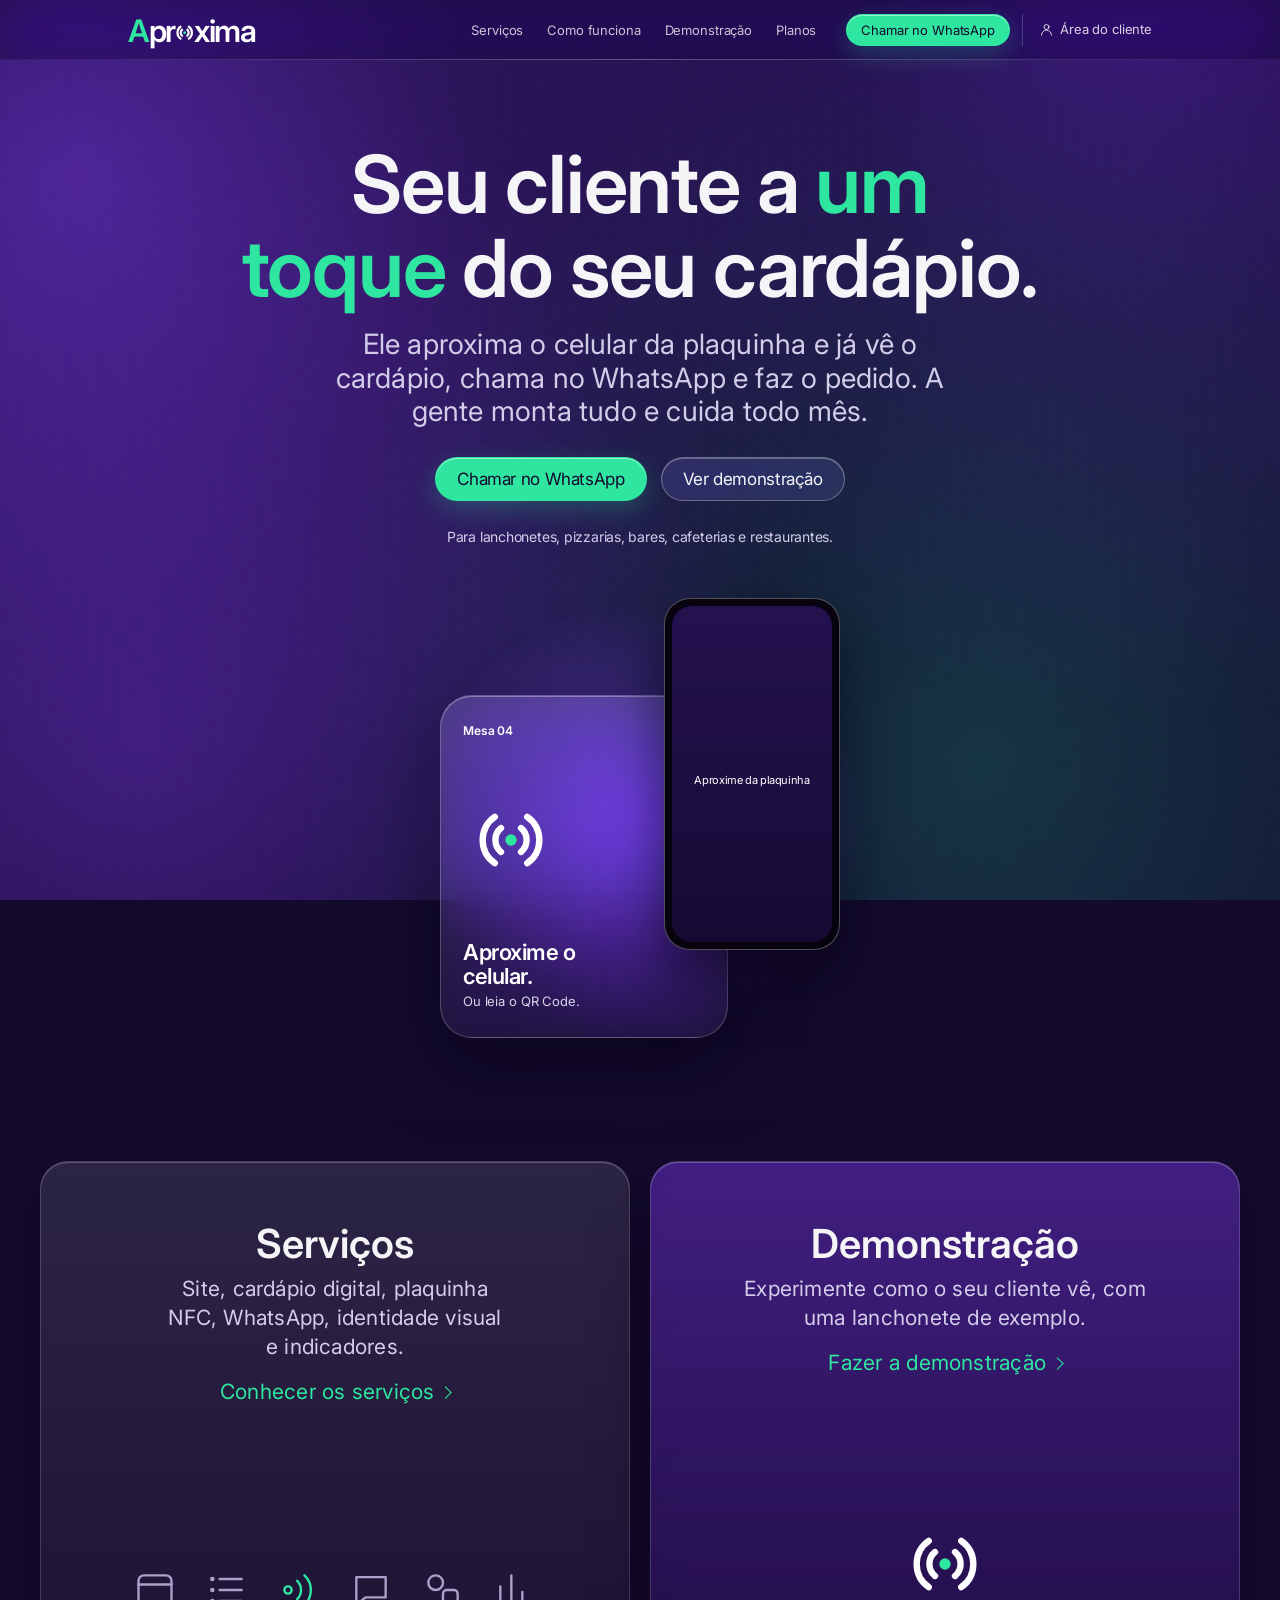
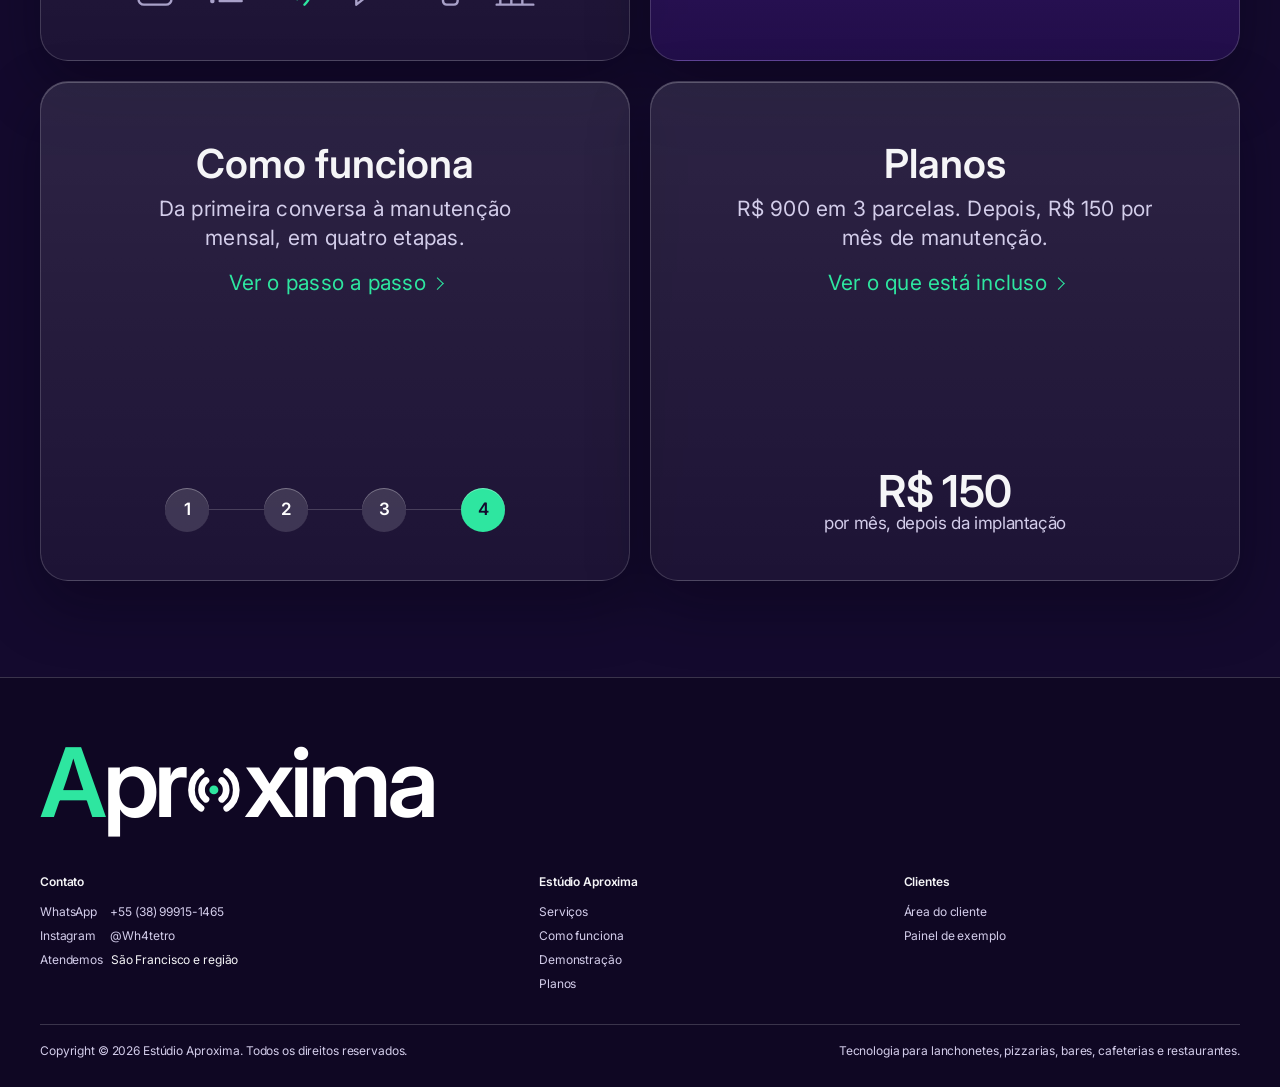
<file: index.html>
<!DOCTYPE html>
<html lang="pt-BR">
<head>
<meta charset="utf-8">
<meta name="viewport" content="width=device-width, initial-scale=1, viewport-fit=cover">
<title>Estúdio Aproxima · Cardápio, WhatsApp e NFC para comércios locais</title>
<meta name="description" content="O Estúdio Aproxima cria site, cardápio digital, plaquinha NFC/QR Code e automação de WhatsApp para lanchonetes, pizzarias, bares, cafeterias e restaurantes.">
<meta name="theme-color" content="#140A2E">
<meta name="format-detection" content="telephone=no">
<meta property="og:site_name" content="Estúdio Aproxima">
<meta property="og:locale" content="pt_BR">
<meta property="og:type" content="website">
<meta property="og:title" content="Estúdio Aproxima · Cardápio, WhatsApp e NFC para comércios locais">
<meta property="og:description" content="O Estúdio Aproxima cria site, cardápio digital, plaquinha NFC/QR Code e automação de WhatsApp para lanchonetes, pizzarias, bares, cafeterias e restaurantes.">
<link rel="icon" type="image/svg+xml" href="data:image/svg+xml,%3Csvg xmlns='http://www.w3.org/2000/svg' viewBox='0 0 48 48'%3E%3Crect width='48' height='48' rx='12' fill='%236D28D9'/%3E%3Cg fill='none' stroke='%23fff' stroke-width='3.4' stroke-linecap='round'%3E%3Cpath d='M32.6 11.1A15 15 0 0 1 32.6 36.9'/%3E%3Cpath d='M15.4 11.1A15 15 0 0 0 15.4 36.9'/%3E%3Cpath d='M29.5 17.3A8.5 8.5 0 0 1 29.5 30.7'/%3E%3Cpath d='M18.5 17.3A8.5 8.5 0 0 0 18.5 30.7'/%3E%3C/g%3E%3Ccircle cx='24' cy='24' r='3.2' fill='%232EE6A0'/%3E%3C/svg%3E">
<!-- Inter: usada só em aparelhos que não têm a fonte do sistema da Apple -->
<link rel="preconnect" href="https://fonts.googleapis.com">
<link rel="preconnect" href="https://fonts.gstatic.com" crossorigin>
<link href="https://fonts.googleapis.com/css2?family=Inter:wght@400;500;600&display=swap" rel="stylesheet">
<link rel="stylesheet" href="assets/estilo.css?v=9434375b">
</head>
<body>
<a class="skip" href="#conteudo">Pular para o conteúdo</a>
<!-- Fundo: degradê em movimento (desenhado pelo site.js) -->
<div class="bg" aria-hidden="true"><canvas width="160" height="100"></canvas></div>

  <!-- ===== Cabeçalho (igual em todas as páginas) ===== -->
  <header class="nav" id="nav">
    <div class="nav-bar">
      <a class="wm" href="index.html" aria-label="Estúdio Aproxima, página inicial">
        <span class="a" aria-hidden="true">A</span><span aria-hidden="true">pr</span><svg viewBox="0 0 48 48" aria-hidden="true"><path d="M35.47 7.62A20 20 0 0 1 35.47 40.38"/><path d="M12.53 7.62A20 20 0 0 0 12.53 40.38"/><path d="M31.07 15.57A11 11 0 0 1 31.07 32.43"/><path d="M16.93 15.57A11 11 0 0 0 16.93 32.43"/><circle cx="24" cy="24" r="4"/></svg><span aria-hidden="true">xima</span>
      </a>
      <nav class="nav-links" aria-label="Páginas">
        <a href="servicos.html">Serviços</a>
        <a href="como-funciona.html">Como funciona</a>
        <a href="demonstracao.html">Demonstração</a>
        <a href="planos.html">Planos</a>
      </nav>
      <div class="nav-end">
        <a class="btn btn-sm" href="#contato" data-wa><span class="wa-short">WhatsApp</span><span class="wa-long">Chamar no WhatsApp</span></a>
        <a class="client-link" href="cliente/entrar.html" aria-label="Área do cliente">
          <svg viewBox="0 0 24 24" aria-hidden="true"><circle cx="12" cy="8" r="4"/><path d="M4 21a8 8 0 0 1 16 0"/></svg>
          <span class="client-lbl">Área do cliente</span>
        </a>
        <button class="menu-btn" type="button" id="menu-btn" aria-expanded="false" aria-controls="menu" aria-label="Abrir menu"><span></span><span></span></button>
      </div>
    </div>
    <nav class="menu" id="menu" aria-label="Menu" hidden>
      <a href="index.html" aria-current="page">Início</a>
      <a href="servicos.html">Serviços</a>
      <a href="como-funciona.html">Como funciona</a>
      <a href="demonstracao.html">Demonstração</a>
      <a href="planos.html">Planos</a>
      <a class="menu-client" href="cliente/entrar.html">Área do cliente</a>
    </nav>
  </header>

<div class="page">
  <main id="conteudo">
    <section class="hero">
      <div class="container center">
        <h1 class="t-hero">Seu cliente a <em>um toque</em> do seu cardápio.</h1>
        <p class="t-intro">Ele aproxima o celular da plaquinha e já vê o cardápio, chama no WhatsApp e faz o pedido. A gente monta tudo e cuida todo mês.</p>
        <div class="actions">
          <a class="btn" href="#contato" data-wa>Chamar no WhatsApp</a>
          <a class="btn btn-outline" href="demonstracao.html">Ver demonstração</a>
        </div>
        <p class="hero-for">Para lanchonetes, pizzarias, bares, cafeterias e restaurantes.</p>
      </div>

      <!-- O gesto da marca: o celular se aproxima da plaquinha e o cardápio abre -->
      <div class="tap" role="img" aria-label="Ilustração: um celular se aproxima da plaquinha NFC da mesa e o cardápio abre na tela.">
        <div class="plaque glass">
          <span class="tap-top"><b>Mesa 04</b></span>
          <div class="signal">
            <svg width="68" height="68" viewBox="0 0 48 48" aria-hidden="true"><path d="M35.47 7.62A20 20 0 0 1 35.47 40.38"/><path d="M12.53 7.62A20 20 0 0 0 12.53 40.38"/><path d="M31.07 15.57A11 11 0 0 1 31.07 32.43"/><path d="M16.93 15.57A11 11 0 0 0 16.93 32.43"/><circle cx="24" cy="24" r="4"/></svg>
          </div>
          <div>
            <p class="tap-title">Aproxime o celular.</p>
            <p class="tap-sub">Ou leia o QR Code.</p>
          </div>
        </div>
        <div class="phone-wrap" aria-hidden="true">
          <div class="phone">
            <div class="phone-screen">
              <div class="scr-idle">Aproxime da plaquinha</div>
              <div class="scr-menu"><b>Cardápio · Mesa 04</b><span></span><span></span><span></span><span></span><i></i></div>
            </div>
          </div>
        </div>
      </div>
    </section>

    <!-- Quatro caminhos, um bloco para cada página -->
    <section class="promo-sec">
      <div class="container wide promo">
        <a class="tile promo-tile reveal" href="servicos.html">
          <h2 class="t-h3">Serviços</h2>
          <p class="t-sub">Site, cardápio digital, plaquinha NFC, WhatsApp, identidade visual e indicadores.</p>
          <span class="more">Conhecer os serviços</span>
          <div class="promo-viz viz-icons" aria-hidden="true">
            <svg viewBox="0 0 24 24"><rect x="3" y="4" width="18" height="16" rx="3"/><path d="M3 9h18"/></svg>
            <svg viewBox="0 0 24 24"><path d="M8 6h12M8 12h12M8 18h12"/><circle cx="4" cy="6" r=".6"/><circle cx="4" cy="12" r=".6"/><circle cx="4" cy="18" r=".6"/></svg>
            <svg viewBox="0 0 24 24"><circle cx="6" cy="12" r="2"/><path d="M11 7a7 7 0 0 1 0 10"/><path d="M15 4a11 11 0 0 1 0 16"/></svg>
            <svg viewBox="0 0 24 24"><path d="M4 5h16v11H9l-5 4z"/></svg>
            <svg viewBox="0 0 24 24"><circle cx="8" cy="8" r="4"/><rect x="12" y="12" width="8" height="8" rx="2"/></svg>
            <svg viewBox="0 0 24 24"><path d="M4 20V10M10 20V4M16 20v-7M22 20H2"/></svg>
          </div>
        </a>
        <a class="tile promo-tile dark reveal" href="demonstracao.html">
          <h2 class="t-h3">Demonstração</h2>
          <p class="t-sub">Experimente como o seu cliente vê, com uma lanchonete de exemplo.</p>
          <span class="more">Fazer a demonstração</span>
          <div class="promo-viz" aria-hidden="true">
            <div class="signal"><svg width="68" height="68" viewBox="0 0 48 48"><path d="M35.47 7.62A20 20 0 0 1 35.47 40.38"/><path d="M12.53 7.62A20 20 0 0 0 12.53 40.38"/><path d="M31.07 15.57A11 11 0 0 1 31.07 32.43"/><path d="M16.93 15.57A11 11 0 0 0 16.93 32.43"/><circle cx="24" cy="24" r="4"/></svg></div>
          </div>
        </a>
        <a class="tile promo-tile reveal" href="como-funciona.html">
          <h2 class="t-h3">Como funciona</h2>
          <p class="t-sub">Da primeira conversa à manutenção mensal, em quatro etapas.</p>
          <span class="more">Ver o passo a passo</span>
          <div class="promo-viz viz-steps" aria-hidden="true"><b>1</b><i></i><b>2</b><i></i><b>3</b><i></i><b>4</b></div>
        </a>
        <a class="tile promo-tile reveal" href="planos.html">
          <h2 class="t-h3">Planos</h2>
          <p class="t-sub">R$ 900 em 3 parcelas. Depois, R$ 150 por mês de manutenção.</p>
          <span class="more">Ver o que está incluso</span>
          <div class="promo-viz viz-price" aria-hidden="true"><b>R$ 150</b><span>por mês, depois da implantação</span></div>
        </a>
      </div>
    </section>
  </main>
  <!-- ===== Rodapé com contato (igual em todas as páginas) ===== -->
  <footer class="foot" id="contato">
    <div class="container wide">
      <span class="wm foot-wm" role="img" aria-label="Aproxima"><span class="a" aria-hidden="true">A</span><span aria-hidden="true">pr</span><svg viewBox="0 0 48 48" aria-hidden="true"><path d="M35.47 7.62A20 20 0 0 1 35.47 40.38"/><path d="M12.53 7.62A20 20 0 0 0 12.53 40.38"/><path d="M31.07 15.57A11 11 0 0 1 31.07 32.43"/><path d="M16.93 15.57A11 11 0 0 0 16.93 32.43"/><circle cx="24" cy="24" r="4"/></svg><span aria-hidden="true">xima</span></span>
      <div class="foot-cols">
        <div>
          <h2>Contato</h2>
          <ul class="foot-contact">
            <li><span>WhatsApp</span><span class="ph" data-campo="whatsapp">[NÚMERO DO WHATSAPP]</span></li>
            <li><span>Instagram</span><span class="ph" data-campo="instagram">[@ DO INSTAGRAM]</span></li>
            <li><span>Atendemos</span><span class="ph" data-campo="regiao">[CIDADE ATENDIDA]</span></li>
          </ul>
        </div>
        <nav aria-label="Páginas do site">
          <h2>Estúdio Aproxima</h2>
          <ul>
            <li><a href="servicos.html">Serviços</a></li>
            <li><a href="como-funciona.html">Como funciona</a></li>
            <li><a href="demonstracao.html">Demonstração</a></li>
            <li><a href="planos.html">Planos</a></li>
          </ul>
        </nav>
        <nav aria-label="Clientes">
          <h2>Clientes</h2>
          <ul>
            <li><a href="cliente/entrar.html">Área do cliente</a></li>
            <li><a href="cliente/exemplo.html">Painel de exemplo</a></li>
          </ul>
        </nav>
      </div>
      <div class="foot-legal">
        <span>Copyright © <span data-ano>2026</span> Estúdio Aproxima. Todos os direitos reservados.</span>
        <span>Tecnologia para lanchonetes, pizzarias, bares, cafeterias e restaurantes.</span>
      </div>
    </div>
  </footer>
</div>

<script src="assets/site.js?v=2b8ad239"></script>

</body>
</html>
</file>
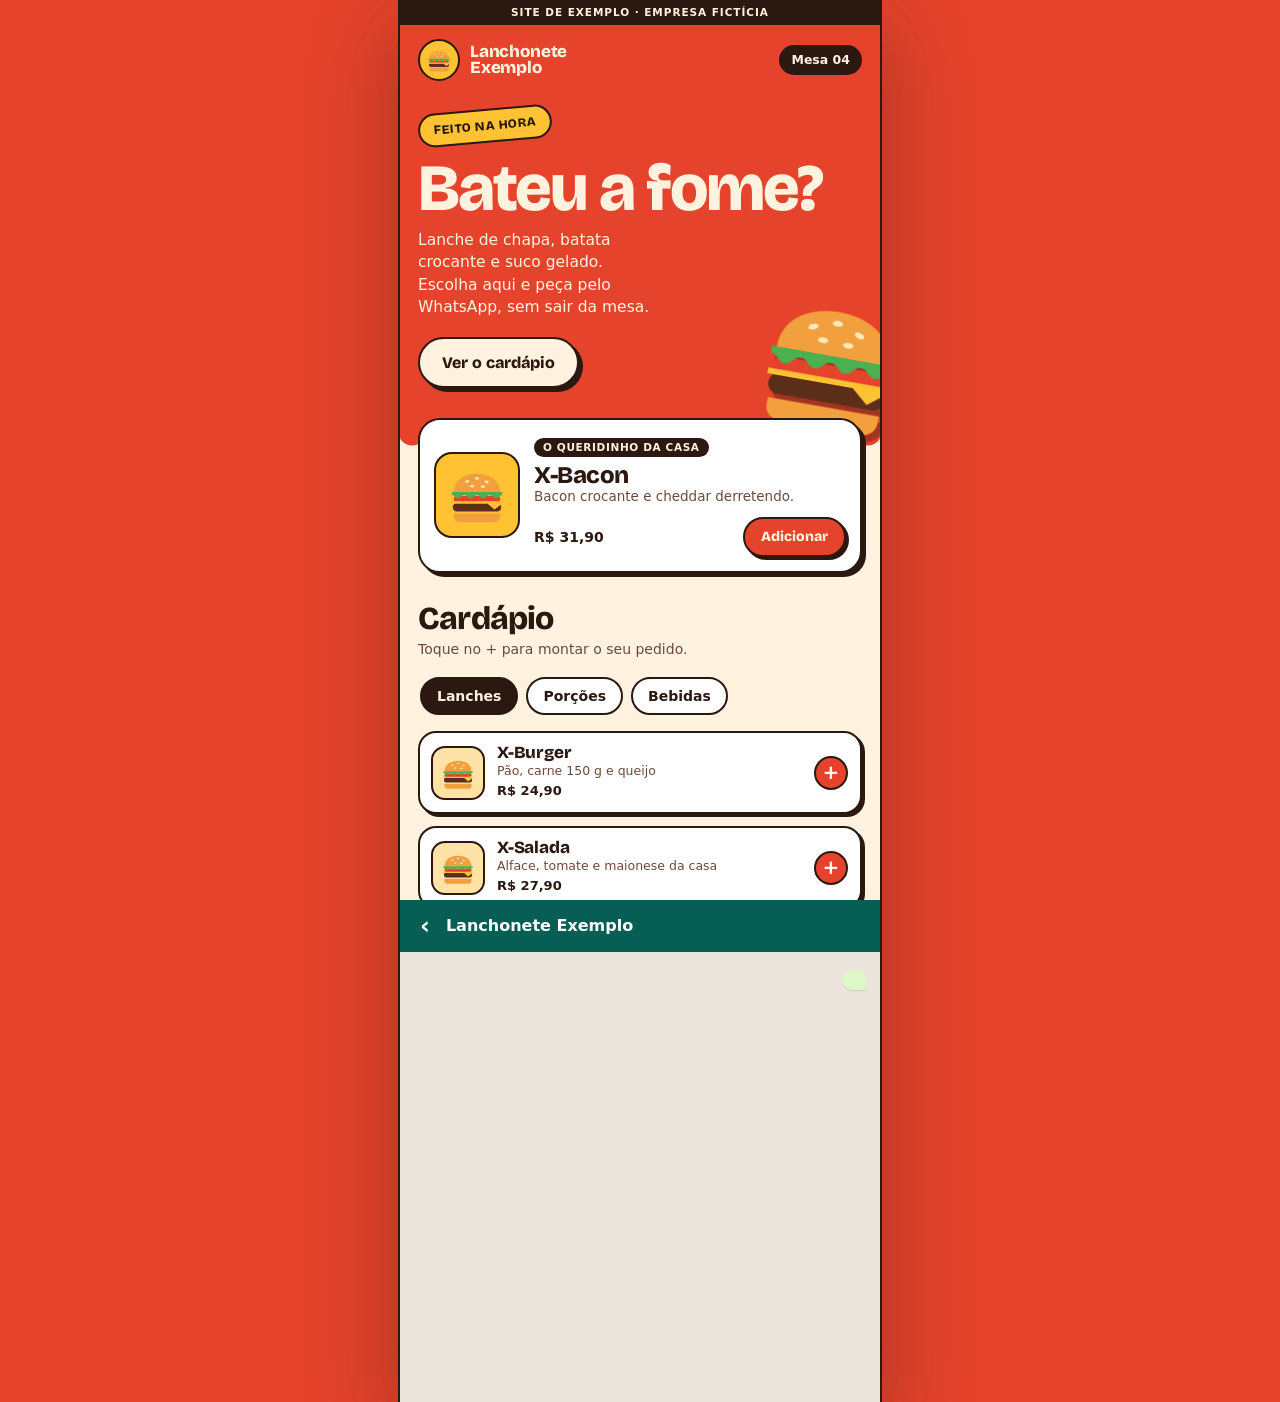
<file: lanchonete-exemplo/index.html>
<!DOCTYPE html>
<html lang="pt-BR">
<head>
<meta charset="utf-8">
<meta name="viewport" content="width=device-width, initial-scale=1, viewport-fit=cover">
<title>Lanchonete Exemplo · site de demonstração</title>
<meta name="description" content="Site de demonstração criado pelo Estúdio Aproxima. A Lanchonete Exemplo é uma empresa fictícia.">
<meta name="robots" content="noindex">
<meta name="theme-color" content="#2B1810">
<link rel="icon" type="image/svg+xml" href="data:image/svg+xml,%3Csvg xmlns='http://www.w3.org/2000/svg' viewBox='0 0 64 64'%3E%3Crect width='64' height='64' rx='16' fill='%23E5432B'/%3E%3Cpath d='M14 31c0-9 8-15 18-15s18 6 18 15z' fill='%23FFC233'/%3E%3Crect x='13' y='34' width='38' height='6' rx='3' fill='%232B1810'/%3E%3Cpath d='M14 43h36v2a5 5 0 0 1-5 5H19a5 5 0 0 1-5-5z' fill='%23FFC233'/%3E%3C/svg%3E">
<!-- Fonte dos títulos: dá a personalidade da lanchonete -->
<link rel="preconnect" href="https://fonts.googleapis.com">
<link rel="preconnect" href="https://fonts.gstatic.com" crossorigin>
<link href="https://fonts.googleapis.com/css2?family=Bricolage+Grotesque:opsz,wght@12..96,600..800&display=swap" rel="stylesheet">
<link rel="stylesheet" href="estilo.css?v=2">
</head>
<body>

<!-- Desenhos usados no site (feitos em código, sem depender de fotos) -->
<svg width="0" height="0" style="position:absolute" aria-hidden="true">
  <symbol id="i-burger" viewBox="0 0 64 64">
    <path d="M8 29c0-12 10.5-19 24-19s24 7 24 19z" fill="#F2A03D"/>
    <g fill="#FFE9BF"><ellipse cx="22" cy="18" rx="2.2" ry="1.2" transform="rotate(-20 22 18)"/><ellipse cx="32" cy="15" rx="2.2" ry="1.2"/><ellipse cx="42" cy="18.5" rx="2.2" ry="1.2" transform="rotate(20 42 18.5)"/><ellipse cx="27" cy="23" rx="2.2" ry="1.2"/><ellipse cx="38" cy="23.5" rx="2.2" ry="1.2"/></g>
    <rect x="8" y="33" width="48" height="6" rx="3" fill="#E5432B"/>
    <path d="M6 29h52v3c-3.2 0-3.2 3.5-6.5 3.5S48.3 32 45 32s-3.2 3.5-6.5 3.5S35.3 32 32 32s-3.2 3.5-6.5 3.5S22.3 32 19 32s-3.2 3.5-6.5 3.5S9.2 32 6 32z" fill="#4CAF50"/>
    <rect x="7" y="40" width="50" height="9" rx="4.5" fill="#5B2E1A"/>
    <path d="M6 38.5h52v2.5l-8 6-7-6H6z" fill="#FFC233"/>
    <path d="M8 51h48v3a6 6 0 0 1-6 6H14a6 6 0 0 1-6-6z" fill="#F2A03D"/>
  </symbol>
  <symbol id="i-fritas" viewBox="0 0 64 64">
    <g fill="#FFC233"><rect x="19" y="11" width="5.5" height="27" rx="2" transform="rotate(-9 22 24)"/><rect x="26.5" y="6" width="5.5" height="31" rx="2"/><rect x="33.5" y="8" width="5.5" height="29" rx="2" transform="rotate(6 36 22)"/><rect x="40.5" y="13" width="5.5" height="25" rx="2" transform="rotate(13 43 25)"/></g>
    <path d="M15 30h34l-4 28H19z" fill="#E5432B"/>
    <path d="M23 43h18" stroke="#FFF3DF" stroke-width="3.5" stroke-linecap="round"/>
  </symbol>
  <symbol id="i-aneis" viewBox="0 0 64 64">
    <circle cx="26" cy="37" r="13" fill="none" stroke="#F2A03D" stroke-width="8"/>
    <circle cx="41" cy="25" r="11" fill="none" stroke="#DB8426" stroke-width="7"/>
  </symbol>
  <symbol id="i-refri" viewBox="0 0 64 64">
    <path d="M36 19V8l9-3" fill="none" stroke="#2B1810" stroke-width="3" stroke-linecap="round" stroke-linejoin="round"/>
    <path d="M20 22h24l-3 36H23z" fill="#E5432B"/>
    <rect x="17" y="17" width="30" height="6" rx="3" fill="#FFF3DF"/>
    <path d="M24 36h16" stroke="#FFF3DF" stroke-width="3.5" stroke-linecap="round"/>
  </symbol>
  <symbol id="i-suco" viewBox="0 0 64 64">
    <path d="M20 14h24l-3 44H23z" fill="#FFE9BF"/>
    <path d="M21 26h22l-2.2 32H23.2z" fill="#FF9F1C"/>
    <circle cx="45" cy="15" r="7.5" fill="#FF9F1C" stroke="#FFF3DF" stroke-width="2.5"/>
    <path d="M30 14V6" stroke="#2E7D4F" stroke-width="3" stroke-linecap="round"/>
  </symbol>
</svg>

<div class="pagina">
  <!-- Aviso sempre visível: este site é um exemplo -->
  <p class="aviso">Site de exemplo · empresa fictícia</p>

  <header class="topo">
    <a class="marca" href="#inicio" data-rolar="inicio">
      <span class="marca-icone"><svg aria-hidden="true"><use href="#i-burger"/></svg></span>
      <span>Lanchonete<br>Exemplo</span>
    </a>
    <span class="mesa">Mesa <b id="mesa">04</b></span>
  </header>

  <main>
    <section class="capa" id="inicio">
      <p class="selo">Feito na hora</p>
      <h1>Bateu a fome?</h1>
      <p class="capa-texto">Lanche de chapa, batata crocante e suco gelado. Escolha aqui e peça pelo WhatsApp, sem sair da mesa.</p>
      <a class="botao" href="#cardapio" data-rolar="cardapio">Ver o cardápio</a>
      <svg class="capa-arte" aria-hidden="true"><use href="#i-burger"/></svg>
    </section>

    <section class="destaque" aria-labelledby="t-destaque">
      <div class="destaque-arte"><svg aria-hidden="true"><use href="#i-burger"/></svg></div>
      <div>
        <p class="etiqueta">O queridinho da casa</p>
        <h2 id="t-destaque">X-Bacon</h2>
        <p>Bacon crocante e cheddar derretendo.</p>
        <div class="destaque-linha">
          <span class="preco">R$ 31,90</span>
          <button class="botao botao-pequeno" type="button" id="add-destaque">Adicionar</button>
        </div>
      </div>
    </section>

    <section class="cardapio" id="cardapio" aria-labelledby="t-cardapio">
      <h2 class="titulo" id="t-cardapio">Cardápio</h2>
      <p class="apoio">Toque no + para montar o seu pedido.</p>
      <div class="abas" id="abas" role="group" aria-label="Categorias"></div>
      <ul class="itens" id="itens"></ul>
    </section>

    <section class="info" aria-labelledby="t-info">
      <h2 class="titulo" id="t-info">Passa aqui</h2>
      <div class="info-cartoes">
        <div class="info-cartao">
          <b>Horário</b>
          <span>Terça a domingo<br>das 18h às 23h</span>
        </div>
        <div class="info-cartao">
          <b>Endereço</b>
          <span>Rua de Exemplo, 123<br>Centro <small>(fictício)</small></span>
        </div>
      </div>
    </section>
  </main>

  <footer class="rodape">
    <p>Este é um site de demonstração.<br>A Lanchonete Exemplo não existe de verdade.</p>
    <a href="../index.html" target="_top">Site criado pelo Estúdio Aproxima</a>
  </footer>

  <!-- Sacola: aparece quando há itens escolhidos -->
  <div class="sacola" id="sacola" hidden>
    <span id="sacola-resumo">1 item · R$ 0,00</span>
    <button type="button" id="pedir">Pedir no WhatsApp</button>
  </div>

  <!-- Como o pedido chegaria no WhatsApp (nada é enviado de verdade) -->
  <div class="conversa" id="conversa" inert>
    <div class="conversa-topo">
      <button type="button" id="conversa-voltar" aria-label="Voltar ao cardápio">‹</button>
      <span>Lanchonete Exemplo</span>
    </div>
    <p class="balao" id="balao"></p>
    <p class="conversa-nota">Demonstração: nenhuma mensagem foi enviada. No site de um cliente real, o WhatsApp abre com este texto pronto.</p>
    <button class="botao conversa-fechar" type="button" id="conversa-fechar">Voltar ao cardápio</button>
  </div>
</div>

<script src="site.js?v=2"></script>
</body>
</html>
</file>
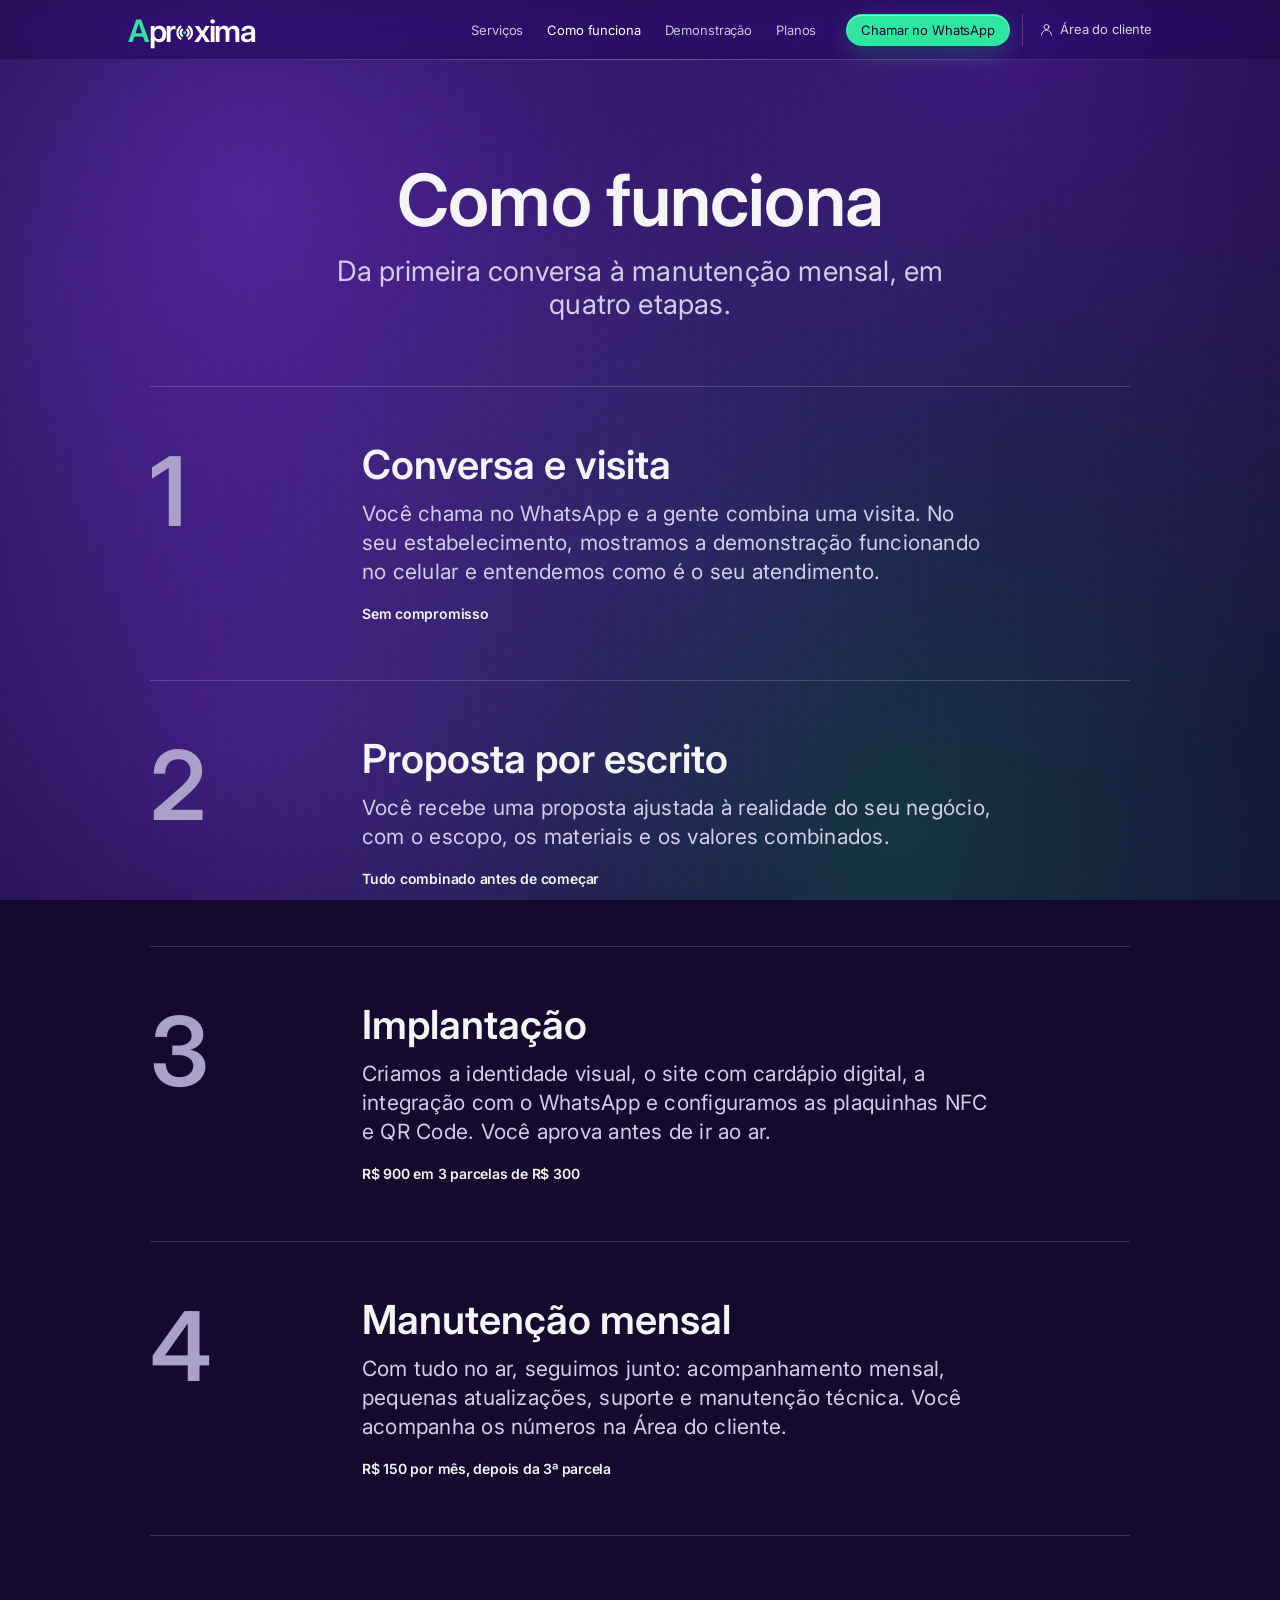
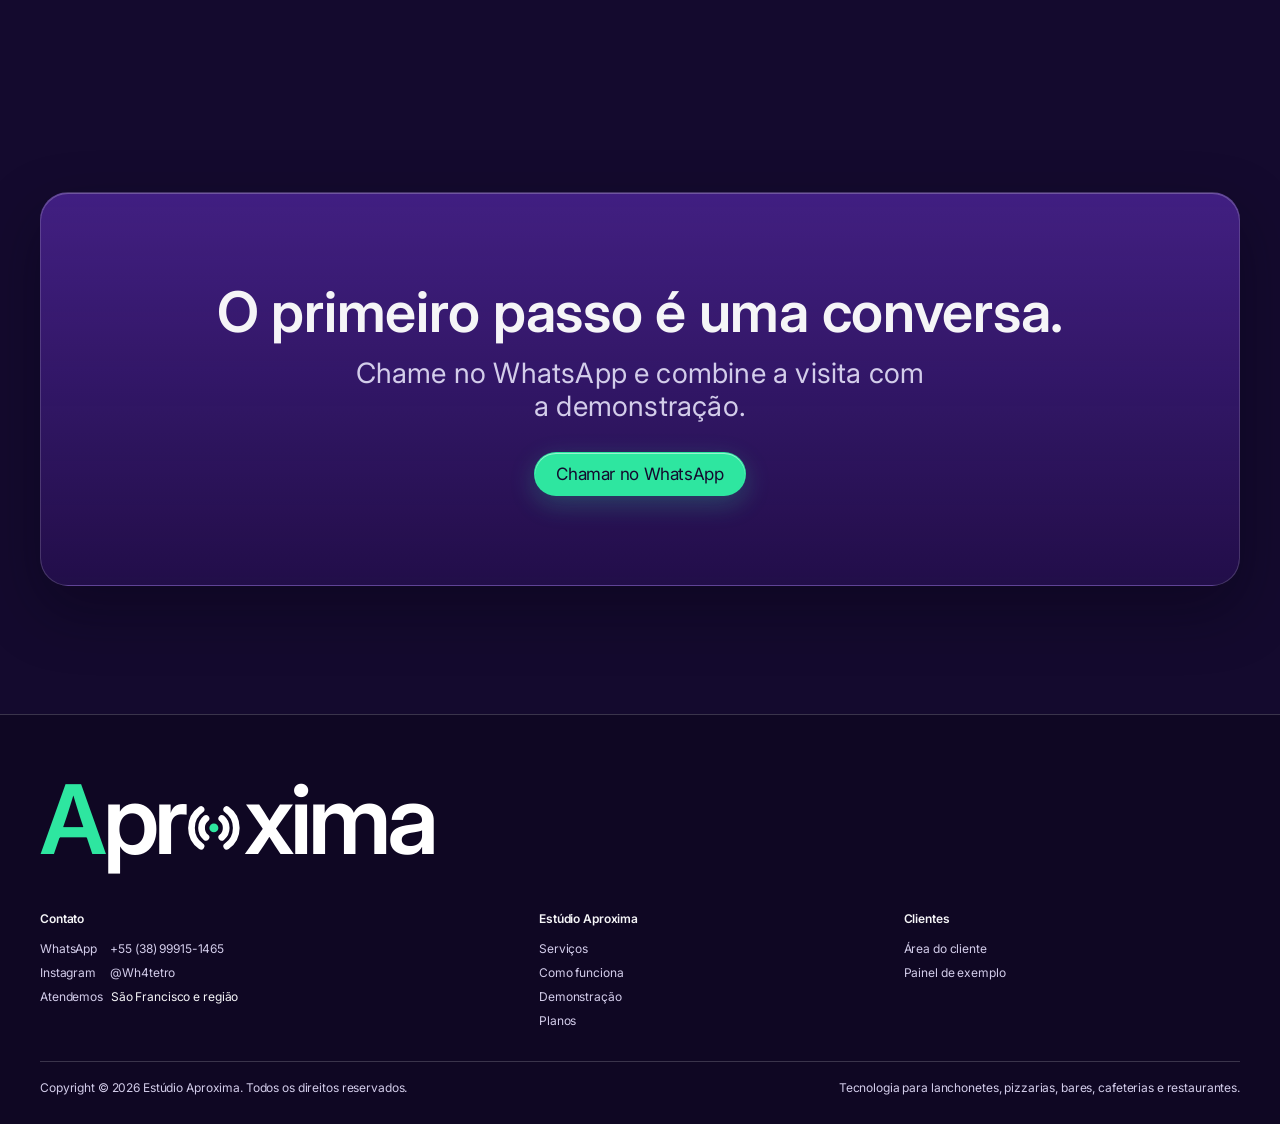
<file: como-funciona.html>
<!DOCTYPE html>
<html lang="pt-BR">
<head>
<meta charset="utf-8">
<meta name="viewport" content="width=device-width, initial-scale=1, viewport-fit=cover">
<title>Como funciona · Estúdio Aproxima</title>
<meta name="description" content="Da primeira conversa à manutenção mensal: veja o passo a passo para colocar cardápio digital, WhatsApp e plaquinhas NFC no seu comércio.">
<meta name="theme-color" content="#140A2E">
<meta name="format-detection" content="telephone=no">
<meta property="og:site_name" content="Estúdio Aproxima">
<meta property="og:locale" content="pt_BR">
<meta property="og:type" content="website">
<meta property="og:title" content="Como funciona · Estúdio Aproxima">
<meta property="og:description" content="Da primeira conversa à manutenção mensal: veja o passo a passo para colocar cardápio digital, WhatsApp e plaquinhas NFC no seu comércio.">
<link rel="icon" type="image/svg+xml" href="data:image/svg+xml,%3Csvg xmlns='http://www.w3.org/2000/svg' viewBox='0 0 48 48'%3E%3Crect width='48' height='48' rx='12' fill='%236D28D9'/%3E%3Cg fill='none' stroke='%23fff' stroke-width='3.4' stroke-linecap='round'%3E%3Cpath d='M32.6 11.1A15 15 0 0 1 32.6 36.9'/%3E%3Cpath d='M15.4 11.1A15 15 0 0 0 15.4 36.9'/%3E%3Cpath d='M29.5 17.3A8.5 8.5 0 0 1 29.5 30.7'/%3E%3Cpath d='M18.5 17.3A8.5 8.5 0 0 0 18.5 30.7'/%3E%3C/g%3E%3Ccircle cx='24' cy='24' r='3.2' fill='%232EE6A0'/%3E%3C/svg%3E">
<!-- Inter: usada só em aparelhos que não têm a fonte do sistema da Apple -->
<link rel="preconnect" href="https://fonts.googleapis.com">
<link rel="preconnect" href="https://fonts.gstatic.com" crossorigin>
<link href="https://fonts.googleapis.com/css2?family=Inter:wght@400;500;600&display=swap" rel="stylesheet">
<link rel="stylesheet" href="assets/estilo.css?v=9434375b">
</head>
<body>
<a class="skip" href="#conteudo">Pular para o conteúdo</a>
<!-- Fundo: degradê em movimento (desenhado pelo site.js) -->
<div class="bg" aria-hidden="true"><canvas width="160" height="100"></canvas></div>

  <!-- ===== Cabeçalho (igual em todas as páginas) ===== -->
  <header class="nav" id="nav">
    <div class="nav-bar">
      <a class="wm" href="index.html" aria-label="Estúdio Aproxima, página inicial">
        <span class="a" aria-hidden="true">A</span><span aria-hidden="true">pr</span><svg viewBox="0 0 48 48" aria-hidden="true"><path d="M35.47 7.62A20 20 0 0 1 35.47 40.38"/><path d="M12.53 7.62A20 20 0 0 0 12.53 40.38"/><path d="M31.07 15.57A11 11 0 0 1 31.07 32.43"/><path d="M16.93 15.57A11 11 0 0 0 16.93 32.43"/><circle cx="24" cy="24" r="4"/></svg><span aria-hidden="true">xima</span>
      </a>
      <nav class="nav-links" aria-label="Páginas">
        <a href="servicos.html">Serviços</a>
        <a href="como-funciona.html" aria-current="page">Como funciona</a>
        <a href="demonstracao.html">Demonstração</a>
        <a href="planos.html">Planos</a>
      </nav>
      <div class="nav-end">
        <a class="btn btn-sm" href="#contato" data-wa><span class="wa-short">WhatsApp</span><span class="wa-long">Chamar no WhatsApp</span></a>
        <a class="client-link" href="cliente/entrar.html" aria-label="Área do cliente">
          <svg viewBox="0 0 24 24" aria-hidden="true"><circle cx="12" cy="8" r="4"/><path d="M4 21a8 8 0 0 1 16 0"/></svg>
          <span class="client-lbl">Área do cliente</span>
        </a>
        <button class="menu-btn" type="button" id="menu-btn" aria-expanded="false" aria-controls="menu" aria-label="Abrir menu"><span></span><span></span></button>
      </div>
    </div>
    <nav class="menu" id="menu" aria-label="Menu" hidden>
      <a href="index.html">Início</a>
      <a href="servicos.html">Serviços</a>
      <a href="como-funciona.html" aria-current="page">Como funciona</a>
      <a href="demonstracao.html">Demonstração</a>
      <a href="planos.html">Planos</a>
      <a class="menu-client" href="cliente/entrar.html">Área do cliente</a>
    </nav>
  </header>

<div class="page">
  <main id="conteudo">
    <section class="page-hero">
      <div class="container center">
        <h1 class="t-h1">Como funciona</h1>
        <p class="t-intro">Da primeira conversa à manutenção mensal, em quatro etapas.</p>
      </div>
    </section>

    <section class="section" style="padding-top:0">
      <ol class="steps container">
        <li class="step reveal">
          <div>
            <h2 class="t-h3">Conversa e visita</h2>
            <p class="t-sub">Você chama no WhatsApp e a gente combina uma visita. No seu estabelecimento, mostramos a demonstração funcionando no celular e entendemos como é o seu atendimento.</p>
            <span class="step-tag">Sem compromisso</span>
          </div>
        </li>
        <li class="step reveal">
          <div>
            <h2 class="t-h3">Proposta por escrito</h2>
            <p class="t-sub">Você recebe uma proposta ajustada à realidade do seu negócio, com o escopo, os materiais e os valores combinados.</p>
            <span class="step-tag">Tudo combinado antes de começar</span>
          </div>
        </li>
        <li class="step reveal">
          <div>
            <h2 class="t-h3">Implantação</h2>
            <p class="t-sub">Criamos a identidade visual, o site com cardápio digital, a integração com o WhatsApp e configuramos as plaquinhas NFC e QR Code. Você aprova antes de ir ao ar.</p>
            <span class="step-tag">R$ 900 em 3 parcelas de R$ 300</span>
          </div>
        </li>
        <li class="step reveal">
          <div>
            <h2 class="t-h3">Manutenção mensal</h2>
            <p class="t-sub">Com tudo no ar, seguimos junto: acompanhamento mensal, pequenas atualizações, suporte e manutenção técnica. Você acompanha os números na Área do cliente.</p>
            <span class="step-tag">R$ 150 por mês, depois da 3ª parcela</span>
          </div>
        </li>
      </ol>
    </section>

    <section class="section cta">
      <div class="container wide">
        <div class="tile dark cta-panel center reveal">
          <h2 class="t-h2">O primeiro passo é uma conversa.</h2>
          <p class="t-intro">Chame no WhatsApp e combine a visita com a demonstração.</p>
          <div class="actions"><a class="btn" href="#contato" data-wa>Chamar no WhatsApp</a></div>
        </div>
      </div>
    </section>

  </main>
  <!-- ===== Rodapé com contato (igual em todas as páginas) ===== -->
  <footer class="foot" id="contato">
    <div class="container wide">
      <span class="wm foot-wm" role="img" aria-label="Aproxima"><span class="a" aria-hidden="true">A</span><span aria-hidden="true">pr</span><svg viewBox="0 0 48 48" aria-hidden="true"><path d="M35.47 7.62A20 20 0 0 1 35.47 40.38"/><path d="M12.53 7.62A20 20 0 0 0 12.53 40.38"/><path d="M31.07 15.57A11 11 0 0 1 31.07 32.43"/><path d="M16.93 15.57A11 11 0 0 0 16.93 32.43"/><circle cx="24" cy="24" r="4"/></svg><span aria-hidden="true">xima</span></span>
      <div class="foot-cols">
        <div>
          <h2>Contato</h2>
          <ul class="foot-contact">
            <li><span>WhatsApp</span><span class="ph" data-campo="whatsapp">[NÚMERO DO WHATSAPP]</span></li>
            <li><span>Instagram</span><span class="ph" data-campo="instagram">[@ DO INSTAGRAM]</span></li>
            <li><span>Atendemos</span><span class="ph" data-campo="regiao">[CIDADE ATENDIDA]</span></li>
          </ul>
        </div>
        <nav aria-label="Páginas do site">
          <h2>Estúdio Aproxima</h2>
          <ul>
            <li><a href="servicos.html">Serviços</a></li>
            <li><a href="como-funciona.html">Como funciona</a></li>
            <li><a href="demonstracao.html">Demonstração</a></li>
            <li><a href="planos.html">Planos</a></li>
          </ul>
        </nav>
        <nav aria-label="Clientes">
          <h2>Clientes</h2>
          <ul>
            <li><a href="cliente/entrar.html">Área do cliente</a></li>
            <li><a href="cliente/exemplo.html">Painel de exemplo</a></li>
          </ul>
        </nav>
      </div>
      <div class="foot-legal">
        <span>Copyright © <span data-ano>2026</span> Estúdio Aproxima. Todos os direitos reservados.</span>
        <span>Tecnologia para lanchonetes, pizzarias, bares, cafeterias e restaurantes.</span>
      </div>
    </div>
  </footer>
</div>

<script src="assets/site.js?v=2b8ad239"></script>

</body>
</html>
</file>
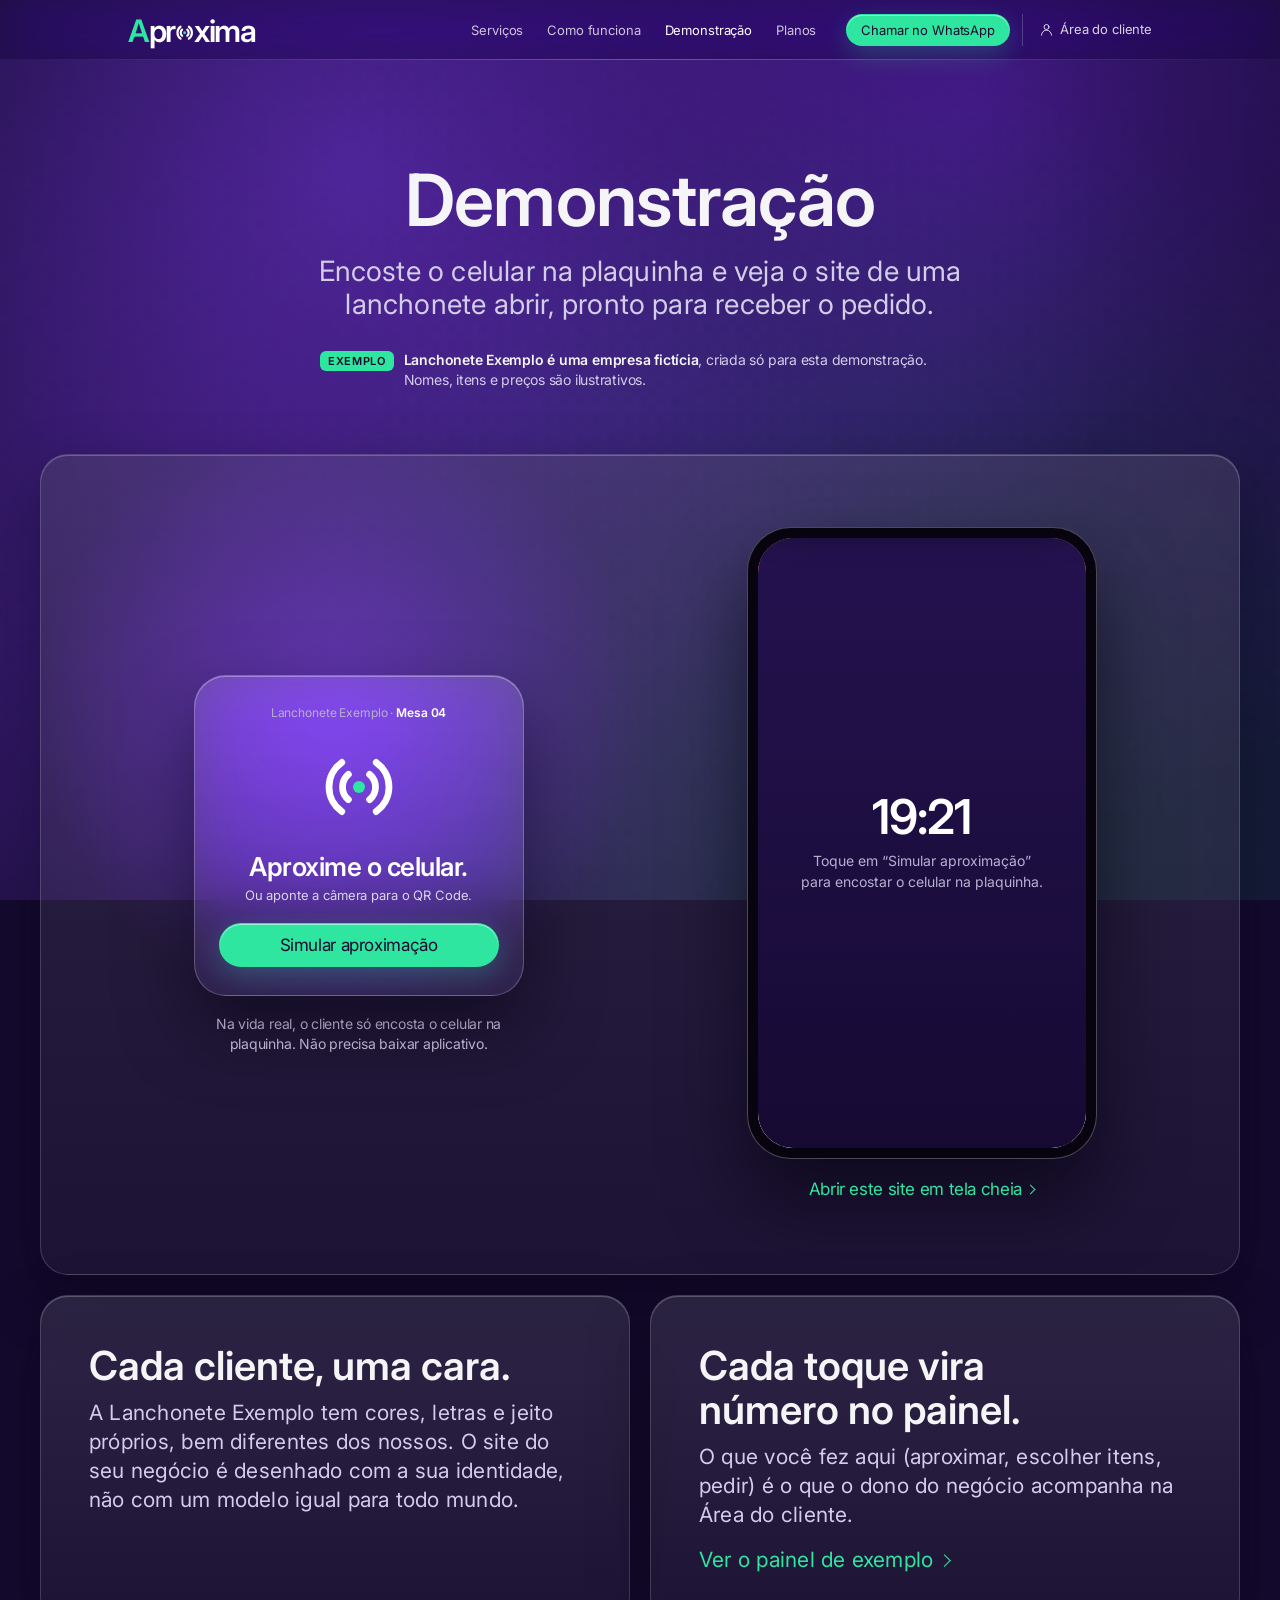
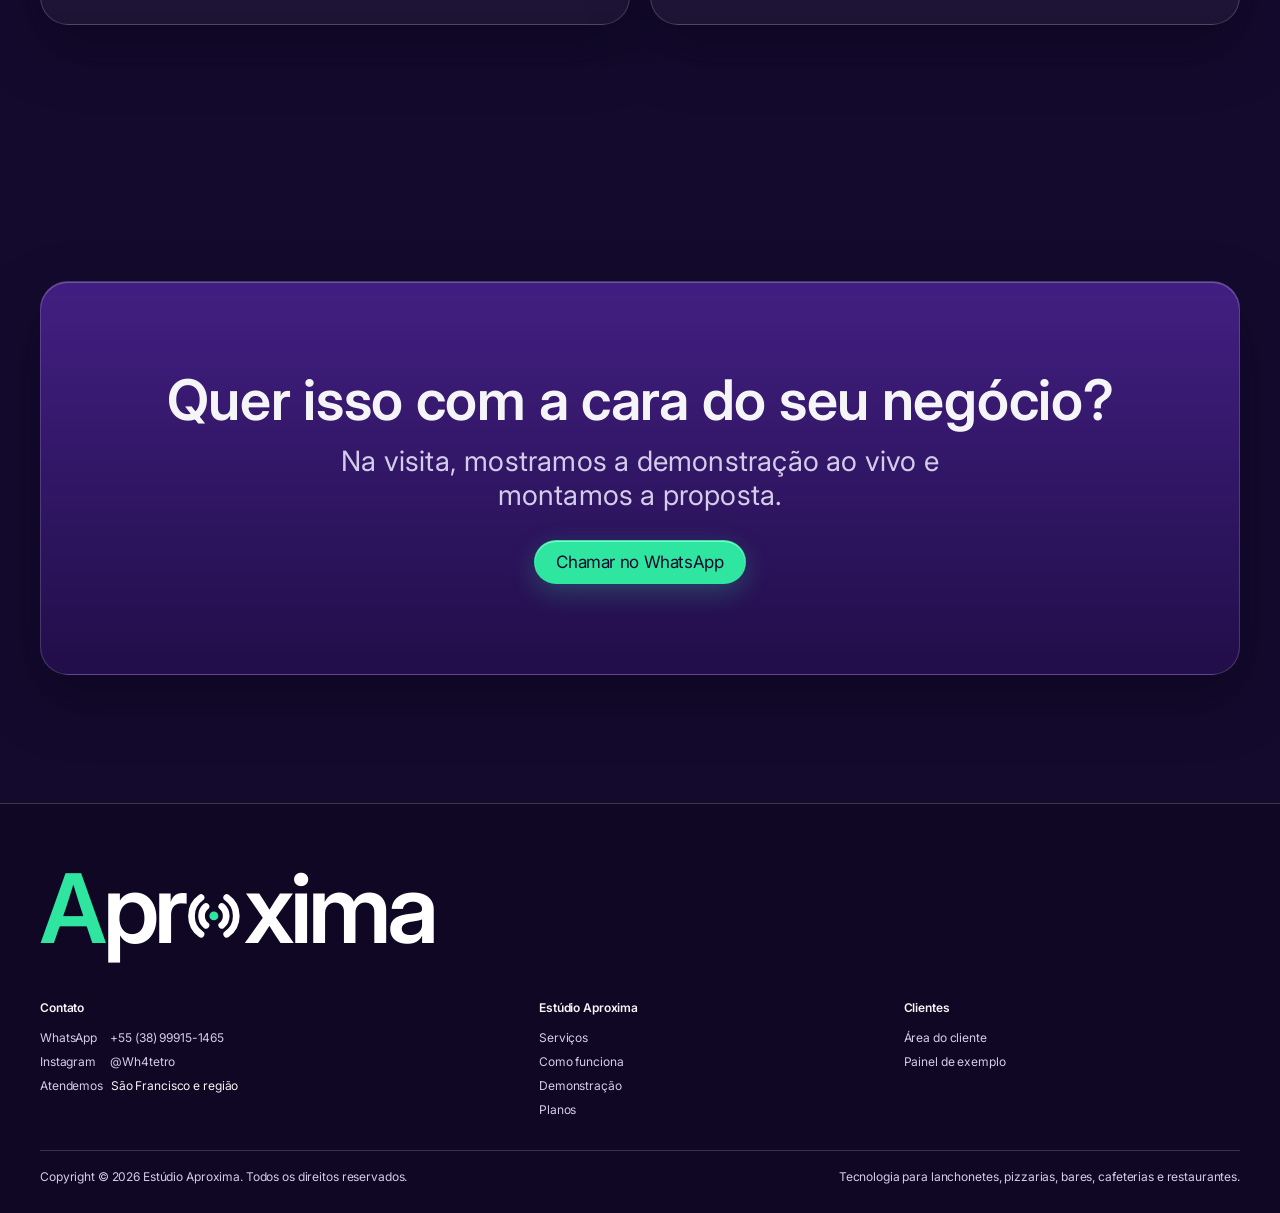
<file: demonstracao.html>
<!DOCTYPE html>
<html lang="pt-BR">
<head>
<meta charset="utf-8">
<meta name="viewport" content="width=device-width, initial-scale=1, viewport-fit=cover">
<title>Demonstração · Estúdio Aproxima</title>
<meta name="description" content="Experimente como o cliente vê o cardápio digital ao aproximar o celular da plaquinha NFC. Demonstração com uma lanchonete fictícia.">
<meta name="theme-color" content="#140A2E">
<meta name="format-detection" content="telephone=no">
<meta property="og:site_name" content="Estúdio Aproxima">
<meta property="og:locale" content="pt_BR">
<meta property="og:type" content="website">
<meta property="og:title" content="Demonstração · Estúdio Aproxima">
<meta property="og:description" content="Experimente como o cliente vê o cardápio digital ao aproximar o celular da plaquinha NFC. Demonstração com uma lanchonete fictícia.">
<link rel="icon" type="image/svg+xml" href="data:image/svg+xml,%3Csvg xmlns='http://www.w3.org/2000/svg' viewBox='0 0 48 48'%3E%3Crect width='48' height='48' rx='12' fill='%236D28D9'/%3E%3Cg fill='none' stroke='%23fff' stroke-width='3.4' stroke-linecap='round'%3E%3Cpath d='M32.6 11.1A15 15 0 0 1 32.6 36.9'/%3E%3Cpath d='M15.4 11.1A15 15 0 0 0 15.4 36.9'/%3E%3Cpath d='M29.5 17.3A8.5 8.5 0 0 1 29.5 30.7'/%3E%3Cpath d='M18.5 17.3A8.5 8.5 0 0 0 18.5 30.7'/%3E%3C/g%3E%3Ccircle cx='24' cy='24' r='3.2' fill='%232EE6A0'/%3E%3C/svg%3E">
<!-- Inter: usada só em aparelhos que não têm a fonte do sistema da Apple -->
<link rel="preconnect" href="https://fonts.googleapis.com">
<link rel="preconnect" href="https://fonts.gstatic.com" crossorigin>
<link href="https://fonts.googleapis.com/css2?family=Inter:wght@400;500;600&display=swap" rel="stylesheet">
<link rel="stylesheet" href="assets/estilo.css?v=9434375b">
</head>
<body>
<a class="skip" href="#conteudo">Pular para o conteúdo</a>
<!-- Fundo: degradê em movimento (desenhado pelo site.js) -->
<div class="bg" aria-hidden="true"><canvas width="160" height="100"></canvas></div>

  <!-- ===== Cabeçalho (igual em todas as páginas) ===== -->
  <header class="nav" id="nav">
    <div class="nav-bar">
      <a class="wm" href="index.html" aria-label="Estúdio Aproxima, página inicial">
        <span class="a" aria-hidden="true">A</span><span aria-hidden="true">pr</span><svg viewBox="0 0 48 48" aria-hidden="true"><path d="M35.47 7.62A20 20 0 0 1 35.47 40.38"/><path d="M12.53 7.62A20 20 0 0 0 12.53 40.38"/><path d="M31.07 15.57A11 11 0 0 1 31.07 32.43"/><path d="M16.93 15.57A11 11 0 0 0 16.93 32.43"/><circle cx="24" cy="24" r="4"/></svg><span aria-hidden="true">xima</span>
      </a>
      <nav class="nav-links" aria-label="Páginas">
        <a href="servicos.html">Serviços</a>
        <a href="como-funciona.html">Como funciona</a>
        <a href="demonstracao.html" aria-current="page">Demonstração</a>
        <a href="planos.html">Planos</a>
      </nav>
      <div class="nav-end">
        <a class="btn btn-sm" href="#contato" data-wa><span class="wa-short">WhatsApp</span><span class="wa-long">Chamar no WhatsApp</span></a>
        <a class="client-link" href="cliente/entrar.html" aria-label="Área do cliente">
          <svg viewBox="0 0 24 24" aria-hidden="true"><circle cx="12" cy="8" r="4"/><path d="M4 21a8 8 0 0 1 16 0"/></svg>
          <span class="client-lbl">Área do cliente</span>
        </a>
        <button class="menu-btn" type="button" id="menu-btn" aria-expanded="false" aria-controls="menu" aria-label="Abrir menu"><span></span><span></span></button>
      </div>
    </div>
    <nav class="menu" id="menu" aria-label="Menu" hidden>
      <a href="index.html">Início</a>
      <a href="servicos.html">Serviços</a>
      <a href="como-funciona.html">Como funciona</a>
      <a href="demonstracao.html" aria-current="page">Demonstração</a>
      <a href="planos.html">Planos</a>
      <a class="menu-client" href="cliente/entrar.html">Área do cliente</a>
    </nav>
  </header>

<div class="page">
  <main id="conteudo">
    <section class="page-hero">
      <div class="container center">
        <h1 class="t-h1">Demonstração</h1>
        <p class="t-intro">Encoste o celular na plaquinha e veja o site de uma lanchonete abrir, pronto para receber o pedido.</p>
        <p class="example-note" role="note">
          <span class="tag">Exemplo</span>
          <span><b>Lanchonete Exemplo é uma empresa fictícia</b>, criada só para esta demonstração. Nomes, itens e preços são ilustrativos.</span>
        </p>
      </div>
    </section>

    <section class="section" style="padding-top:0">
      <div class="container wide">
        <div class="stage">
          <div class="demo-side">
            <div class="demo-plaque glass" id="demo-plaque">
              <span class="tap-top">Lanchonete Exemplo · <b>Mesa 04</b></span>
              <div class="signal">
                <svg width="72" height="72" viewBox="0 0 48 48" aria-hidden="true"><path d="M35.47 7.62A20 20 0 0 1 35.47 40.38"/><path d="M12.53 7.62A20 20 0 0 0 12.53 40.38"/><path d="M31.07 15.57A11 11 0 0 1 31.07 32.43"/><path d="M16.93 15.57A11 11 0 0 0 16.93 32.43"/><circle cx="24" cy="24" r="4"/></svg>
              </div>
              <div>
                <p class="tap-title" id="plaque-title" aria-live="polite">Aproxime o celular.</p>
                <p class="tap-sub">Ou aponte a câmera para o QR Code.</p>
              </div>
              <button class="btn btn-block" type="button" id="demo-tap">Simular aproximação</button>
            </div>
            <p class="demo-hint">Na vida real, o cliente só encosta o celular na plaquinha. Não precisa baixar aplicativo.</p>
          </div>

          <div class="demo-side demo-phone">
            <div class="mock" id="mock">
              <div class="mock-screen">
                <!-- O site da lanchonete é um site à parte (pasta lanchonete-exemplo), mostrado aqui dentro -->
                <iframe src="lanchonete-exemplo/index.html?mesa=04" title="Site da Lanchonete Exemplo (demonstração)" id="mock-site" inert></iframe>
                <div class="mock-banner" id="mock-banner" aria-hidden="true">
                  <span class="mock-banner-icon"><svg viewBox="0 0 24 24" aria-hidden="true"><circle cx="6" cy="12" r="2"/><path d="M11 7a7 7 0 0 1 0 10"/><path d="M15 4a11 11 0 0 1 0 16"/></svg></span>
                  <span><b>Plaquinha NFC detectada</b>Abrindo o cardápio · Mesa 04</span>
                </div>
                <div class="mock-idle" id="mock-idle">
                  <b id="mock-clock">12:30</b>
                  <span>Toque em “Simular aproximação”<br>para encostar o celular na plaquinha.</span>
                </div>
              </div>
            </div>
            <a class="more" href="lanchonete-exemplo/index.html?mesa=04" target="_blank" rel="noopener">Abrir este site em tela cheia</a>
          </div>
        </div>

        <div class="promo after-demo">
          <div class="tile reveal">
            <h2 class="t-h3">Cada cliente, uma cara.</h2>
            <p class="t-sub">A Lanchonete Exemplo tem cores, letras e jeito próprios, bem diferentes dos nossos. O site do seu negócio é desenhado com a sua identidade, não com um modelo igual para todo mundo.</p>
          </div>
          <div class="tile reveal">
            <h2 class="t-h3">Cada toque vira número no painel.</h2>
            <p class="t-sub">O que você fez aqui (aproximar, escolher itens, pedir) é o que o dono do negócio acompanha na Área do cliente.</p>
            <a class="more" href="cliente/exemplo.html">Ver o painel de exemplo</a>
          </div>
        </div>
      </div>
    </section>

    <section class="section cta">
      <div class="container wide">
        <div class="tile dark cta-panel center reveal">
          <h2 class="t-h2">Quer isso com a cara do seu negócio?</h2>
          <p class="t-intro">Na visita, mostramos a demonstração ao vivo e montamos a proposta.</p>
          <div class="actions"><a class="btn" href="#contato" data-wa>Chamar no WhatsApp</a></div>
        </div>
      </div>
    </section>

  </main>
  <!-- ===== Rodapé com contato (igual em todas as páginas) ===== -->
  <footer class="foot" id="contato">
    <div class="container wide">
      <span class="wm foot-wm" role="img" aria-label="Aproxima"><span class="a" aria-hidden="true">A</span><span aria-hidden="true">pr</span><svg viewBox="0 0 48 48" aria-hidden="true"><path d="M35.47 7.62A20 20 0 0 1 35.47 40.38"/><path d="M12.53 7.62A20 20 0 0 0 12.53 40.38"/><path d="M31.07 15.57A11 11 0 0 1 31.07 32.43"/><path d="M16.93 15.57A11 11 0 0 0 16.93 32.43"/><circle cx="24" cy="24" r="4"/></svg><span aria-hidden="true">xima</span></span>
      <div class="foot-cols">
        <div>
          <h2>Contato</h2>
          <ul class="foot-contact">
            <li><span>WhatsApp</span><span class="ph" data-campo="whatsapp">[NÚMERO DO WHATSAPP]</span></li>
            <li><span>Instagram</span><span class="ph" data-campo="instagram">[@ DO INSTAGRAM]</span></li>
            <li><span>Atendemos</span><span class="ph" data-campo="regiao">[CIDADE ATENDIDA]</span></li>
          </ul>
        </div>
        <nav aria-label="Páginas do site">
          <h2>Estúdio Aproxima</h2>
          <ul>
            <li><a href="servicos.html">Serviços</a></li>
            <li><a href="como-funciona.html">Como funciona</a></li>
            <li><a href="demonstracao.html">Demonstração</a></li>
            <li><a href="planos.html">Planos</a></li>
          </ul>
        </nav>
        <nav aria-label="Clientes">
          <h2>Clientes</h2>
          <ul>
            <li><a href="cliente/entrar.html">Área do cliente</a></li>
            <li><a href="cliente/exemplo.html">Painel de exemplo</a></li>
          </ul>
        </nav>
      </div>
      <div class="foot-legal">
        <span>Copyright © <span data-ano>2026</span> Estúdio Aproxima. Todos os direitos reservados.</span>
        <span>Tecnologia para lanchonetes, pizzarias, bares, cafeterias e restaurantes.</span>
      </div>
    </div>
  </footer>
</div>

<script src="assets/site.js?v=2b8ad239"></script>
<script src="assets/demo.js?v=b463b9ff"></script>
</body>
</html>
</file>
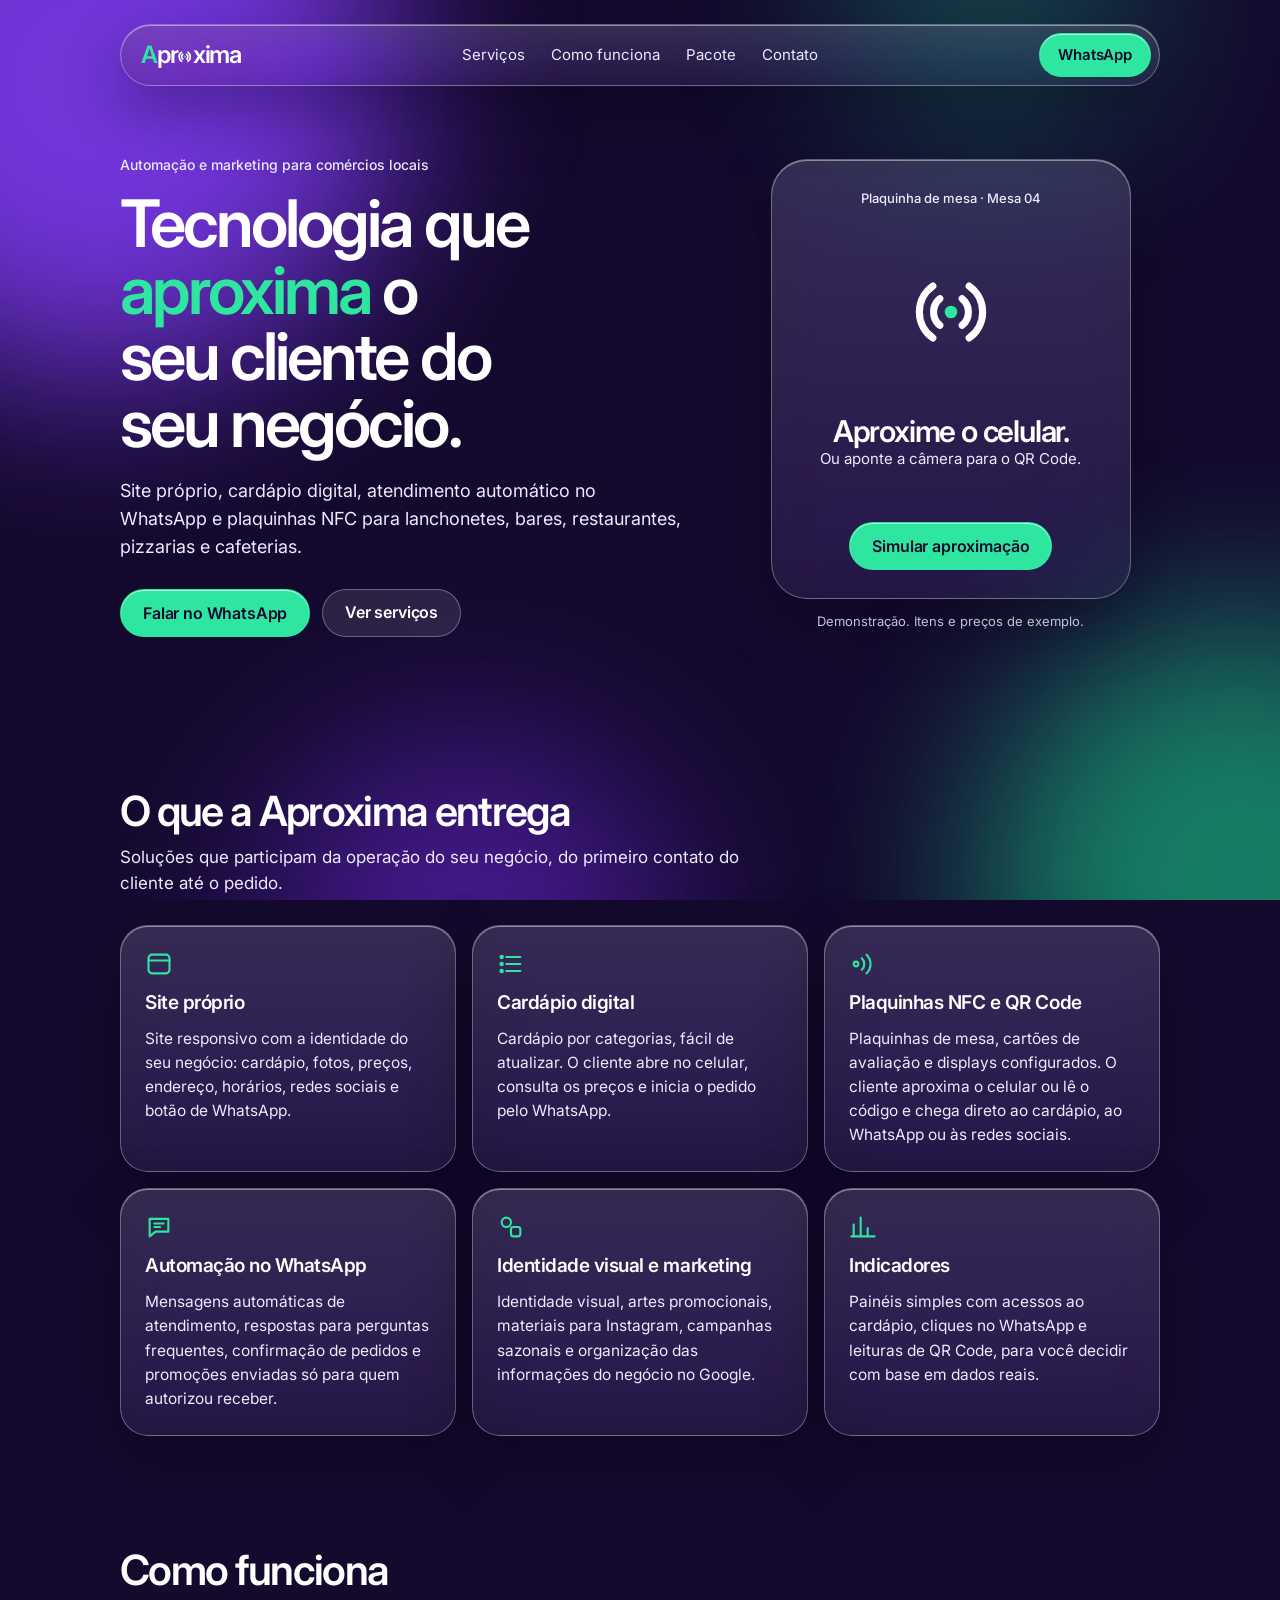
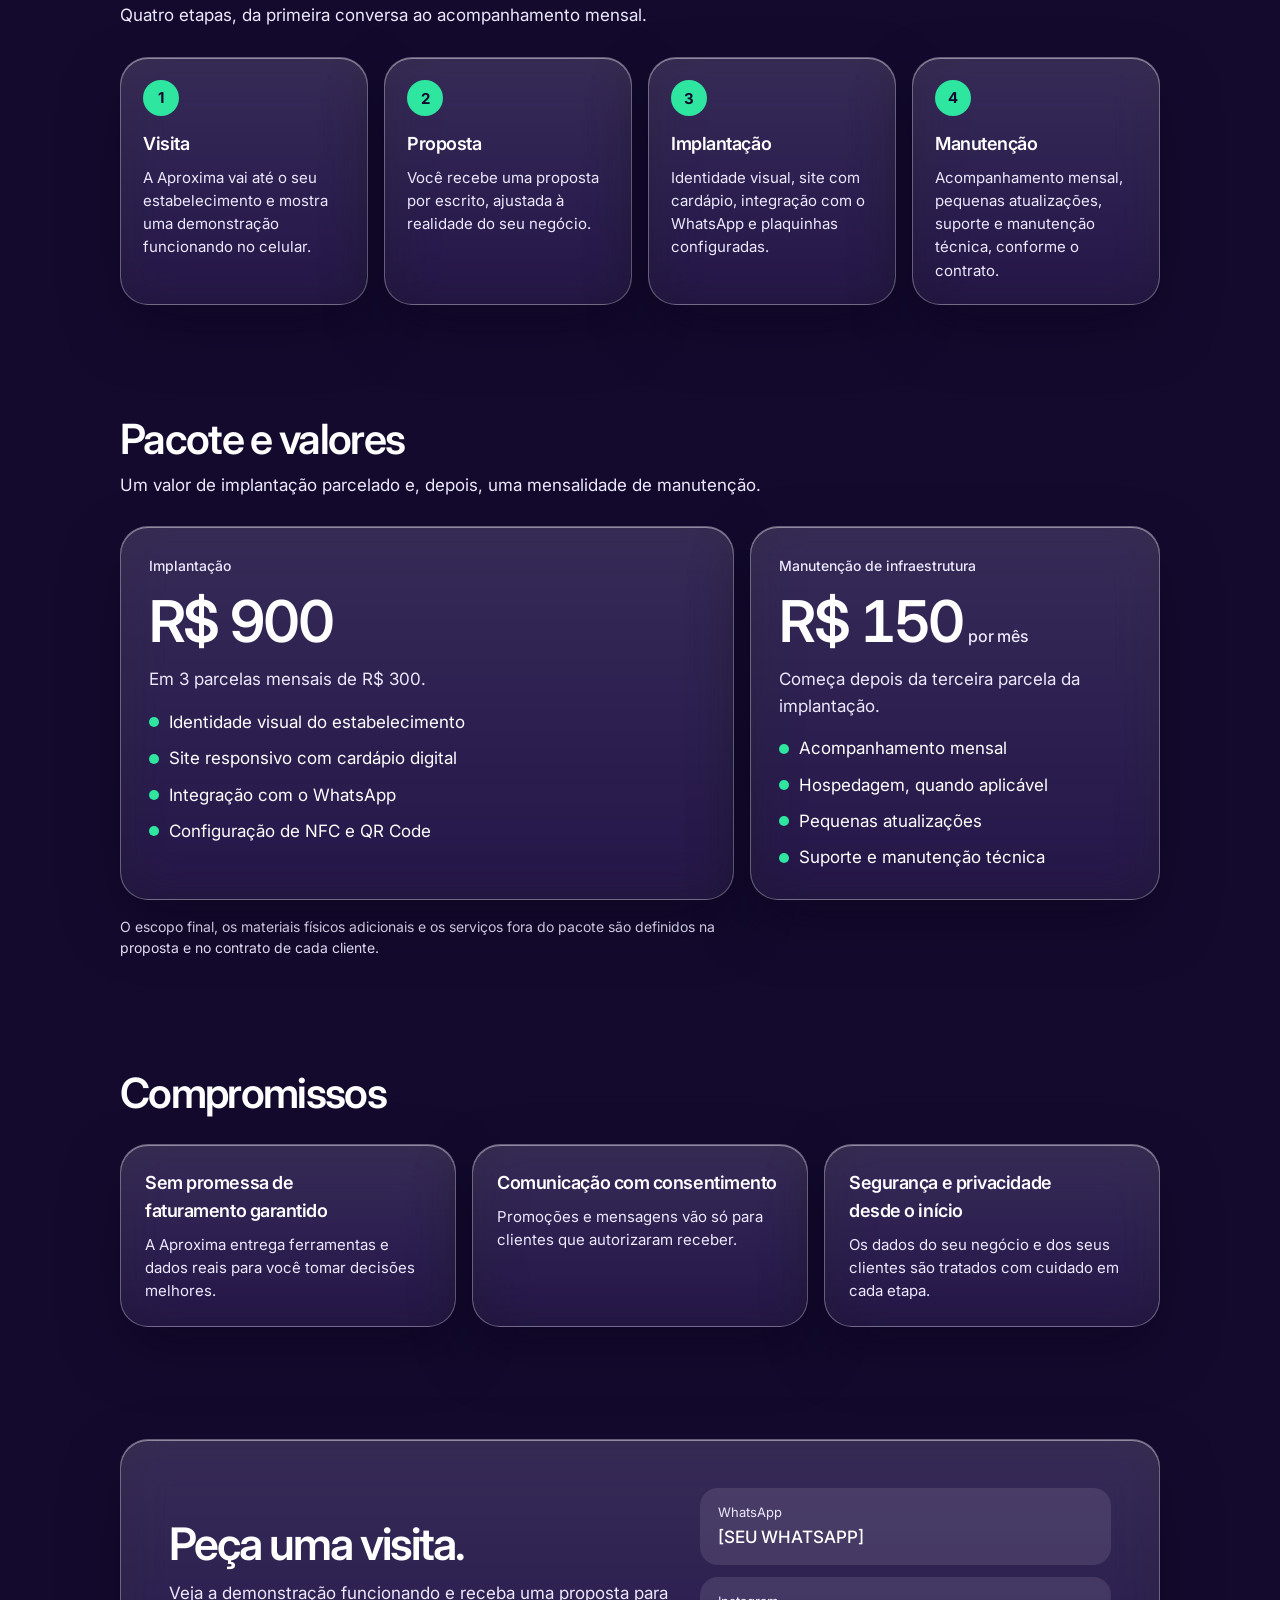
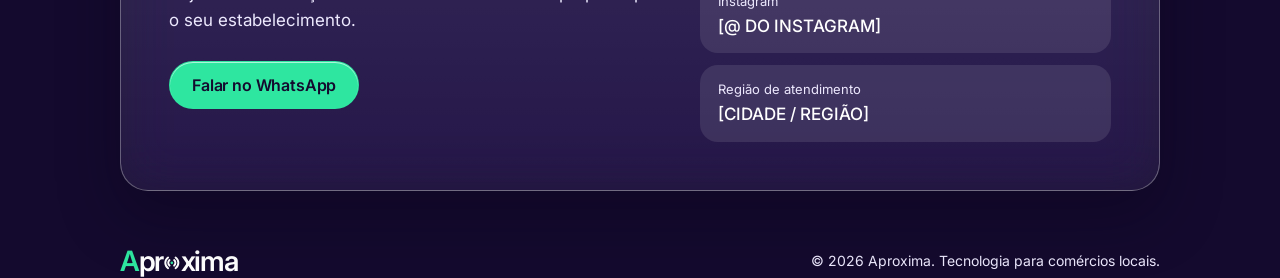
<file: index.original.html>
<!DOCTYPE html>
<html lang="pt-BR">
<head>
<meta charset="utf-8">
<meta name="viewport" content="width=device-width, initial-scale=1">
<title>Aproxima · Automação e marketing para comércios locais</title>
<meta name="description" content="Site próprio, cardápio digital, automação no WhatsApp e plaquinhas NFC para lanchonetes, bares, restaurantes, pizzarias e cafeterias.">
<meta name="theme-color" content="#140A2E">
<meta property="og:title" content="Aproxima · Automação e marketing para comércios locais">
<meta property="og:description" content="Tecnologia que aproxima o seu cliente do seu negócio.">
<meta property="og:type" content="website">
<link rel="icon" type="image/svg+xml" href="data:image/svg+xml,%3Csvg xmlns='http://www.w3.org/2000/svg' viewBox='0 0 48 48'%3E%3Crect width='48' height='48' rx='12' fill='%236D28D9'/%3E%3Cg fill='none' stroke='%23fff' stroke-width='3.4' stroke-linecap='round'%3E%3Cpath d='M32.6 11.1A15 15 0 0 1 32.6 36.9'/%3E%3Cpath d='M15.4 11.1A15 15 0 0 0 15.4 36.9'/%3E%3Cpath d='M29.5 17.3A8.5 8.5 0 0 1 29.5 30.7'/%3E%3Cpath d='M18.5 17.3A8.5 8.5 0 0 0 18.5 30.7'/%3E%3C/g%3E%3Ccircle cx='24' cy='24' r='3.2' fill='%232EE6A0'/%3E%3C/svg%3E">
<link rel="preconnect" href="https://fonts.googleapis.com">
<link rel="preconnect" href="https://fonts.gstatic.com" crossorigin>
<link href="https://fonts.googleapis.com/css2?family=Inter:wght@400;500;600;700&display=swap" rel="stylesheet">
<style>
/* ============================================================
   IDENTIDADE VISUAL · Aproxima
   Fundo roxo-noite com luzes roxas e verdes que se movem
   devagar; conteúdo em painéis de vidro (liquid glass).
   ============================================================ */
:root{
  color-scheme: dark;
  --night:#140A2E;        /* fundo */
  --purple:#7C3AED;       /* cor principal */
  --purple-deep:#6D28D9;
  --green:#2EE6A0;        /* destaque: A do logo, botões */
  --green-glow:#19C98A;
  --text:#FFFFFF;
  --soft:#EDE9FE;         /* texto secundário */
  --line:rgba(255,255,255,.30);
  --font:'Inter',system-ui,-apple-system,'Segoe UI',Roboto,Arial,sans-serif;
  --r:28px;
  --gutter:20px;
}
*{box-sizing:border-box}
html{scroll-behavior:smooth}
body{margin:0;background:var(--night);color:var(--text);font-family:var(--font);font-size:1.0625rem;line-height:1.55;-webkit-font-smoothing:antialiased;overflow-x:hidden}
img,svg{max-width:100%}
a{color:inherit}
h1,h2,h3,p{margin:0}
h1,h2,h3{text-wrap:balance;font-weight:600}
ul,ol{list-style:none;margin:0;padding:0}
:focus-visible{outline:3px solid var(--green);outline-offset:3px;border-radius:12px}

/* ---------- Fundo animado ---------- */
.bg{position:fixed;inset:0;overflow:hidden;z-index:0;pointer-events:none}
.bg i{position:absolute;border-radius:50%;filter:blur(90px);will-change:transform}
.bg i:nth-child(1){width:600px;height:600px;left:-200px;top:-220px;background:var(--purple);opacity:.9;animation:float-a 32s ease-in-out infinite}
.bg i:nth-child(2){width:520px;height:520px;right:-220px;bottom:-240px;background:var(--green-glow);opacity:.6;animation:float-b 38s ease-in-out infinite}
.bg i:nth-child(3){width:320px;height:320px;right:10%;top:-160px;background:var(--green-glow);opacity:.3;animation:float-c 44s ease-in-out infinite}
.bg i:nth-child(4){width:420px;height:420px;left:20%;bottom:-260px;background:var(--purple-deep);opacity:.55;animation:float-d 50s ease-in-out infinite}
@keyframes float-a{0%,100%{transform:translate(0,0) scale(1)}50%{transform:translate(22vw,18vh) scale(1.15)}}
@keyframes float-b{0%,100%{transform:translate(0,0) scale(1)}50%{transform:translate(-24vw,-20vh) scale(1.1)}}
@keyframes float-c{0%,100%{transform:translate(0,0) scale(1)}50%{transform:translate(-30vw,30vh) scale(1.25)}}
@keyframes float-d{0%,100%{transform:translate(0,0) scale(1)}50%{transform:translate(28vw,-24vh) scale(.9)}}

.page{position:relative;z-index:1}
.wrap{width:100%;max-width:1080px;margin:0 auto;padding:0 var(--gutter)}

/* ---------- Vidro ---------- */
.glass{
  background:linear-gradient(180deg,rgba(255,255,255,.14),rgba(255,255,255,.06)),rgba(20,10,46,.30);
  border:1px solid var(--line);
  box-shadow:inset 0 1px 0 rgba(255,255,255,.45),0 24px 60px rgba(8,2,24,.35);
  -webkit-backdrop-filter:blur(26px) saturate(170%);
  backdrop-filter:blur(26px) saturate(170%);
  border-radius:var(--r);
}

/* ---------- Logo: A verde + O de NFC ---------- */
.wm{display:inline-flex;align-items:baseline;font-weight:600;letter-spacing:-.045em;line-height:1;text-decoration:none;white-space:nowrap}
.wm .a{color:var(--green)}
.wm svg{width:.56em;height:.56em;margin:0 .03em;flex:none;overflow:visible}
.wm svg path{fill:none;stroke:currentColor;stroke-width:6;stroke-linecap:round}
.wm svg circle{fill:var(--green)}

/* ---------- Navegação ---------- */
.nav-wrap{position:sticky;top:12px;z-index:5;padding-top:12px}
.nav{display:flex;align-items:center;justify-content:space-between;gap:16px;padding:8px 8px 8px 20px;border-radius:999px}
.nav .wm{font-size:1.5rem}
.nav-links{display:none;gap:26px;font-size:.9375rem}
.nav-links a{text-decoration:none;color:var(--soft)}
.nav-links a:hover{color:var(--text)}
@media (min-width:860px){.nav-links{display:flex}}

/* ---------- Botões ---------- */
.btn{display:inline-flex;align-items:center;justify-content:center;min-height:48px;padding:0 22px;border-radius:999px;border:1px solid transparent;font:inherit;font-size:1rem;font-weight:600;letter-spacing:-.01em;text-decoration:none;cursor:pointer;transition:transform .15s ease,filter .15s ease}
.btn:hover{transform:translateY(-1px);filter:brightness(1.06)}
.btn-green{background:var(--green);color:var(--night);box-shadow:inset 0 1px 0 rgba(255,255,255,.6)}
.btn-glass{background:rgba(255,255,255,.10);border-color:var(--line);color:var(--text);-webkit-backdrop-filter:blur(20px);backdrop-filter:blur(20px)}
.btn-sm{min-height:44px;padding:0 18px;font-size:.9375rem}

/* ---------- Abertura ---------- */
.hero{display:grid;gap:40px;align-items:center;padding:56px 0 72px}
@media (min-width:860px){.hero{grid-template-columns:1.15fr .85fr;gap:56px;padding:80px 0 96px}}
.eyebrow{font-size:.875rem;font-weight:500;color:var(--soft)}
.hero h1{font-size:clamp(2.4rem,6.2vw,4.1rem);line-height:1.02;letter-spacing:-.045em;margin-top:14px}
.hero h1 em{font-style:normal;color:var(--green)}
.lead{margin-top:20px;max-width:34em;color:var(--soft);font-size:1.125rem}
.actions{display:flex;flex-wrap:wrap;gap:12px;margin-top:28px}

/* Plaquinha de demonstração */
.plaque{max-width:360px;width:100%;margin:0 auto;padding:28px 24px;border-radius:36px;text-align:center;display:flex;flex-direction:column;align-items:center;gap:18px;min-height:440px;justify-content:space-between}
.plaque [hidden]{display:none}
.plaque-view{display:contents}
.plaque-top{font-size:.8125rem;font-weight:500;color:var(--soft)}
.signal{position:relative;width:104px;height:104px;display:grid;place-items:center}
.signal::before,.signal::after{content:"";position:absolute;inset:0;border-radius:50%;border:2px solid var(--green);opacity:0;animation:ring 2.6s ease-out infinite}
.signal::after{animation-delay:1.3s}
@keyframes ring{0%{transform:scale(.55);opacity:.7}100%{transform:scale(1.35);opacity:0}}
.signal svg path{fill:none;stroke:#fff;stroke-width:4.5;stroke-linecap:round}
.signal svg circle{fill:var(--green)}
.plaque h2{font-size:1.875rem;line-height:1.05;letter-spacing:-.04em}
.plaque p{color:var(--soft);font-size:.9375rem}
.mini{width:100%;display:flex;flex-direction:column;gap:8px;text-align:left}
.mini li{display:flex;justify-content:space-between;gap:12px;padding:12px 14px;border-radius:16px;background:rgba(255,255,255,.12);font-size:.9375rem}
.mini li span:last-child{font-weight:600;font-variant-numeric:tabular-nums}
.note{font-size:.8125rem;color:var(--soft);min-height:2.6em}
.caption{margin-top:12px;text-align:center;font-size:.8125rem;color:var(--soft)}

/* ---------- Seções ---------- */
section{padding:56px 0;scroll-margin-top:90px}
.head{display:flex;flex-direction:column;gap:10px;margin-bottom:28px;max-width:38em}
.head h2{font-size:clamp(1.8rem,4.2vw,2.6rem);line-height:1.08;letter-spacing:-.04em}
.head p{color:var(--soft)}

.grid{display:grid;gap:16px}
@media (min-width:640px){.grid{grid-template-columns:repeat(2,1fr)}}
@media (min-width:960px){.grid{grid-template-columns:repeat(3,1fr)}}
.card{padding:24px;display:flex;flex-direction:column;gap:10px}
.card svg{width:28px;height:28px;stroke:var(--green);fill:none;stroke-width:1.8;stroke-linecap:round;stroke-linejoin:round}
.card h3{font-size:1.1875rem;letter-spacing:-.025em}
.card p{color:var(--soft);font-size:.9688rem}

.steps{display:grid;gap:16px;counter-reset:step}
@media (min-width:640px){.steps{grid-template-columns:repeat(2,1fr)}}
@media (min-width:960px){.steps{grid-template-columns:repeat(4,1fr)}}
.step{padding:22px;display:flex;flex-direction:column;gap:8px}
.step::before{counter-increment:step;content:counter(step);width:36px;height:36px;border-radius:50%;display:grid;place-items:center;background:var(--green);color:var(--night);font-weight:700;font-size:.9375rem}
.step h3{font-size:1.125rem;letter-spacing:-.025em;margin-top:6px}
.step p{color:var(--soft);font-size:.9375rem}

.plans{display:grid;gap:16px}
@media (min-width:860px){.plans{grid-template-columns:1.2fr .8fr}}
.plan{padding:28px;display:flex;flex-direction:column;gap:16px}
.plan .label{font-size:.875rem;font-weight:500;color:var(--soft)}
.price{font-size:clamp(2.6rem,7vw,3.6rem);font-weight:600;letter-spacing:-.05em;line-height:1;font-variant-numeric:tabular-nums}
.price small{font-size:1rem;font-weight:500;letter-spacing:-.01em;color:var(--soft);margin-left:6px}
.plan .terms{color:var(--soft)}
.checks{display:flex;flex-direction:column;gap:10px}
.checks li{display:flex;gap:10px;align-items:flex-start}
.checks li::before{content:"";flex:none;width:10px;height:10px;margin-top:.5em;border-radius:50%;background:var(--green)}
.fine{margin-top:16px;font-size:.875rem;color:var(--soft);max-width:46em}

.promises{display:grid;gap:16px}
@media (min-width:860px){.promises{grid-template-columns:repeat(3,1fr)}}
.promise{padding:24px;display:flex;flex-direction:column;gap:8px}
.promise h3{font-size:1.125rem;letter-spacing:-.025em}
.promise p{color:var(--soft);font-size:.9375rem}

.contact{padding:36px 28px;display:grid;gap:28px;align-items:center}
@media (min-width:860px){.contact{grid-template-columns:1.1fr .9fr;padding:48px}}
.contact h2{font-size:clamp(1.9rem,4.6vw,2.8rem);line-height:1.05;letter-spacing:-.045em}
.contact p{color:var(--soft);margin-top:12px;max-width:30em}
.lines{display:flex;flex-direction:column;gap:12px}
.lines li{display:flex;flex-direction:column;gap:2px;padding:14px 18px;border-radius:18px;background:rgba(255,255,255,.10)}
.lines span{font-size:.8125rem;color:var(--soft)}
.lines b{font-weight:500;overflow-wrap:anywhere}

footer{padding:40px 0 56px;color:var(--soft);font-size:.875rem}
.foot{display:flex;flex-wrap:wrap;gap:16px 24px;align-items:center;justify-content:space-between}
.foot .wm{font-size:1.75rem;color:var(--text)}

/* Quem prefere menos movimento no sistema vê o fundo parado */
@media (prefers-reduced-motion:reduce){
  html{scroll-behavior:auto}
  .bg i,.signal::before,.signal::after{animation:none}
  .btn{transition:none}
}
</style>
</head>
<body>
<div class="bg" aria-hidden="true"><i></i><i></i><i></i><i></i></div>

<div class="page">
  <div class="nav-wrap wrap">
    <header class="nav glass">
      <a class="wm" href="#inicio" aria-label="Aproxima, voltar ao início">
        <span class="a" aria-hidden="true">A</span><span aria-hidden="true">pr</span><svg viewBox="0 0 48 48" aria-hidden="true"><path d="M35.47 7.62A20 20 0 0 1 35.47 40.38"/><path d="M12.53 7.62A20 20 0 0 0 12.53 40.38"/><path d="M31.07 15.57A11 11 0 0 1 31.07 32.43"/><path d="M16.93 15.57A11 11 0 0 0 16.93 32.43"/><circle cx="24" cy="24" r="4"/></svg><span aria-hidden="true">xima</span>
      </a>
      <nav class="nav-links" aria-label="Seções">
        <a href="#servicos">Serviços</a>
        <a href="#como-funciona">Como funciona</a>
        <a href="#pacote">Pacote</a>
        <a href="#contato">Contato</a>
      </nav>
      <a class="btn btn-green btn-sm" href="#contato" data-wa>WhatsApp</a>
    </header>
  </div>

  <main class="wrap">
    <div class="hero" id="inicio">
      <div>
        <p class="eyebrow">Automação e marketing para comércios locais</p>
        <h1>Tecnologia que <em>aproxima</em> o seu cliente do seu negócio.</h1>
        <p class="lead">Site próprio, cardápio digital, atendimento automático no WhatsApp e plaquinhas NFC para lanchonetes, bares, restaurantes, pizzarias e cafeterias.</p>
        <div class="actions">
          <a class="btn btn-green" href="#contato" data-wa>Falar no WhatsApp</a>
          <a class="btn btn-glass" href="#servicos">Ver serviços</a>
        </div>
      </div>

      <div>
        <div class="plaque glass" aria-live="polite">
          <div class="plaque-view" id="demo-a">
            <span class="plaque-top">Plaquinha de mesa · Mesa 04</span>
            <div class="signal">
              <svg width="76" height="76" viewBox="0 0 48 48" aria-hidden="true"><path d="M35.47 7.62A20 20 0 0 1 35.47 40.38"/><path d="M12.53 7.62A20 20 0 0 0 12.53 40.38"/><path d="M31.07 15.57A11 11 0 0 1 31.07 32.43"/><path d="M16.93 15.57A11 11 0 0 0 16.93 32.43"/><circle cx="24" cy="24" r="4"/></svg>
            </div>
            <div>
              <h2>Aproxime o celular.</h2>
              <p>Ou aponte a câmera para o QR Code.</p>
            </div>
            <button class="btn btn-green" type="button" id="demo-open">Simular aproximação</button>
          </div>
          <div class="plaque-view" id="demo-b" hidden>
            <span class="plaque-top">Cardápio aberto · Mesa 04</span>
            <ul class="mini">
              <li><span>X-Burger</span><span>R$ 00,00</span></li>
              <li><span>X-Salada</span><span>R$ 00,00</span></li>
              <li><span>Batata frita</span><span>R$ 00,00</span></li>
            </ul>
            <p class="note" id="demo-note">O cliente escolhe e envia o pedido pelo WhatsApp.</p>
            <div class="actions" style="margin-top:0;justify-content:center">
              <button class="btn btn-green btn-sm" type="button" id="demo-order">Pedir no WhatsApp</button>
              <button class="btn btn-glass btn-sm" type="button" id="demo-back">Voltar</button>
            </div>
          </div>
        </div>
        <p class="caption">Demonstração. Itens e preços de exemplo.</p>
      </div>
    </div>

    <section id="servicos">
      <div class="head">
        <h2>O que a Aproxima entrega</h2>
        <p>Soluções que participam da operação do seu negócio, do primeiro contato do cliente até o pedido.</p>
      </div>
      <div class="grid">
        <article class="card glass">
          <svg viewBox="0 0 24 24" aria-hidden="true"><rect x="3" y="4" width="18" height="16" rx="3"/><path d="M3 9h18"/></svg>
          <h3>Site próprio</h3>
          <p>Site responsivo com a identidade do seu negócio: cardápio, fotos, preços, endereço, horários, redes sociais e botão de WhatsApp.</p>
        </article>
        <article class="card glass">
          <svg viewBox="0 0 24 24" aria-hidden="true"><path d="M8 6h12M8 12h12M8 18h12"/><circle cx="4" cy="6" r="1"/><circle cx="4" cy="12" r="1"/><circle cx="4" cy="18" r="1"/></svg>
          <h3>Cardápio digital</h3>
          <p>Cardápio por categorias, fácil de atualizar. O cliente abre no celular, consulta os preços e inicia o pedido pelo WhatsApp.</p>
        </article>
        <article class="card glass">
          <svg viewBox="0 0 24 24" aria-hidden="true"><circle cx="6" cy="12" r="2"/><path d="M11 7a7 7 0 0 1 0 10"/><path d="M15 4a11 11 0 0 1 0 16"/></svg>
          <h3>Plaquinhas NFC e QR Code</h3>
          <p>Plaquinhas de mesa, cartões de avaliação e displays configurados. O cliente aproxima o celular ou lê o código e chega direto ao cardápio, ao WhatsApp ou às redes sociais.</p>
        </article>
        <article class="card glass">
          <svg viewBox="0 0 24 24" aria-hidden="true"><path d="M4 5h16v11H9l-5 4z"/><path d="M8 9h8M8 12h5"/></svg>
          <h3>Automação no WhatsApp</h3>
          <p>Mensagens automáticas de atendimento, respostas para perguntas frequentes, confirmação de pedidos e promoções enviadas só para quem autorizou receber.</p>
        </article>
        <article class="card glass">
          <svg viewBox="0 0 24 24" aria-hidden="true"><circle cx="8" cy="8" r="4"/><rect x="12" y="12" width="8" height="8" rx="2"/></svg>
          <h3>Identidade visual e marketing</h3>
          <p>Identidade visual, artes promocionais, materiais para Instagram, campanhas sazonais e organização das informações do negócio no Google.</p>
        </article>
        <article class="card glass">
          <svg viewBox="0 0 24 24" aria-hidden="true"><path d="M4 20V10M10 20V4M16 20v-7M22 20H2"/></svg>
          <h3>Indicadores</h3>
          <p>Painéis simples com acessos ao cardápio, cliques no WhatsApp e leituras de QR Code, para você decidir com base em dados reais.</p>
        </article>
      </div>
    </section>

    <section id="como-funciona">
      <div class="head">
        <h2>Como funciona</h2>
        <p>Quatro etapas, da primeira conversa ao acompanhamento mensal.</p>
      </div>
      <ol class="steps">
        <li class="step glass"><h3>Visita</h3><p>A Aproxima vai até o seu estabelecimento e mostra uma demonstração funcionando no celular.</p></li>
        <li class="step glass"><h3>Proposta</h3><p>Você recebe uma proposta por escrito, ajustada à realidade do seu negócio.</p></li>
        <li class="step glass"><h3>Implantação</h3><p>Identidade visual, site com cardápio, integração com o WhatsApp e plaquinhas configuradas.</p></li>
        <li class="step glass"><h3>Manutenção</h3><p>Acompanhamento mensal, pequenas atualizações, suporte e manutenção técnica, conforme o contrato.</p></li>
      </ol>
    </section>

    <section id="pacote">
      <div class="head">
        <h2>Pacote e valores</h2>
        <p>Um valor de implantação parcelado e, depois, uma mensalidade de manutenção.</p>
      </div>
      <div class="plans">
        <div class="plan glass">
          <span class="label">Implantação</span>
          <div class="price">R$ 900</div>
          <p class="terms">Em 3 parcelas mensais de R$ 300.</p>
          <ul class="checks">
            <li>Identidade visual do estabelecimento</li>
            <li>Site responsivo com cardápio digital</li>
            <li>Integração com o WhatsApp</li>
            <li>Configuração de NFC e QR Code</li>
          </ul>
        </div>
        <div class="plan glass">
          <span class="label">Manutenção de infraestrutura</span>
          <div class="price">R$ 150<small>por mês</small></div>
          <p class="terms">Começa depois da terceira parcela da implantação.</p>
          <ul class="checks">
            <li>Acompanhamento mensal</li>
            <li>Hospedagem, quando aplicável</li>
            <li>Pequenas atualizações</li>
            <li>Suporte e manutenção técnica</li>
          </ul>
        </div>
      </div>
      <p class="fine">O escopo final, os materiais físicos adicionais e os serviços fora do pacote são definidos na proposta e no contrato de cada cliente.</p>
    </section>

    <section id="compromissos">
      <div class="head">
        <h2>Compromissos</h2>
      </div>
      <div class="promises">
        <div class="promise glass"><h3>Sem promessa de faturamento garantido</h3><p>A Aproxima entrega ferramentas e dados reais para você tomar decisões melhores.</p></div>
        <div class="promise glass"><h3>Comunicação com consentimento</h3><p>Promoções e mensagens vão só para clientes que autorizaram receber.</p></div>
        <div class="promise glass"><h3>Segurança e privacidade desde o início</h3><p>Os dados do seu negócio e dos seus clientes são tratados com cuidado em cada etapa.</p></div>
      </div>
    </section>

    <section id="contato">
      <div class="contact glass">
        <div>
          <h2>Peça uma visita.</h2>
          <p>Veja a demonstração funcionando e receba uma proposta para o seu estabelecimento.</p>
          <div class="actions">
            <a class="btn btn-green" href="#contato" data-wa>Falar no WhatsApp</a>
          </div>
        </div>
        <ul class="lines">
          <li><span>WhatsApp</span><b id="c-whats">[SEU WHATSAPP]</b></li>
          <li><span>Instagram</span><b id="c-insta">[@ DO INSTAGRAM]</b></li>
          <li><span>Região de atendimento</span><b id="c-regiao">[CIDADE / REGIÃO]</b></li>
        </ul>
      </div>
    </section>
  </main>

  <footer class="wrap">
    <div class="foot">
      <span class="wm" role="img" aria-label="Aproxima"><span class="a" aria-hidden="true">A</span><span aria-hidden="true">pr</span><svg viewBox="0 0 48 48" aria-hidden="true"><path d="M35.47 7.62A20 20 0 0 1 35.47 40.38"/><path d="M12.53 7.62A20 20 0 0 0 12.53 40.38"/><path d="M31.07 15.57A11 11 0 0 1 31.07 32.43"/><path d="M16.93 15.57A11 11 0 0 0 16.93 32.43"/><circle cx="24" cy="24" r="4"/></svg><span aria-hidden="true">xima</span></span>
      <span>© <span id="ano">2026</span> Aproxima. Tecnologia para comércios locais.</span>
    </div>
  </footer>
</div>

<script>
/* ============================================================
   SEUS DADOS DE CONTATO
   Preencha entre as aspas e salve. A página inteira se atualiza.
   ============================================================ */
const CONTATO = {
  whatsapp: "",   // só números, com 55 + DDD. Ex.: "5511999999999"
  instagram: "",  // ex.: "@aproxima"
  regiao: ""      // ex.: "Campinas e região"
};
const MENSAGEM = "Olá! Vi o site da Aproxima e quero saber mais.";

(function () {
  // Ano atual no rodapé
  document.getElementById("ano").textContent = new Date().getFullYear();

  // WhatsApp: com o número preenchido, todos os botões abrem a conversa
  const numero = CONTATO.whatsapp.replace(/\D/g, "");
  if (numero) {
    const link = "https://wa.me/" + numero + "?text=" + encodeURIComponent(MENSAGEM);
    document.querySelectorAll("[data-wa]").forEach(function (a) {
      a.href = link;
      a.target = "_blank";
      a.rel = "noopener";
    });
    document.getElementById("c-whats").textContent = "+" + numero;
  }
  if (CONTATO.instagram) document.getElementById("c-insta").textContent = CONTATO.instagram;
  if (CONTATO.regiao) document.getElementById("c-regiao").textContent = CONTATO.regiao;

  // Demonstração da plaquinha
  const a = document.getElementById("demo-a");
  const b = document.getElementById("demo-b");
  const note = document.getElementById("demo-note");
  const textoInicial = note.textContent;

  document.getElementById("demo-open").addEventListener("click", function () {
    a.hidden = true;
    b.hidden = false;
    document.getElementById("demo-order").focus();
  });
  document.getElementById("demo-back").addEventListener("click", function () {
    b.hidden = true;
    a.hidden = false;
    note.textContent = textoInicial;
    document.getElementById("demo-open").focus();
  });
  document.getElementById("demo-order").addEventListener("click", function () {
    note.textContent = "No site de um cliente, o WhatsApp abre aqui com o pedido e o número da mesa já escritos.";
  });
})();
</script>
</body>
</html>
</file>
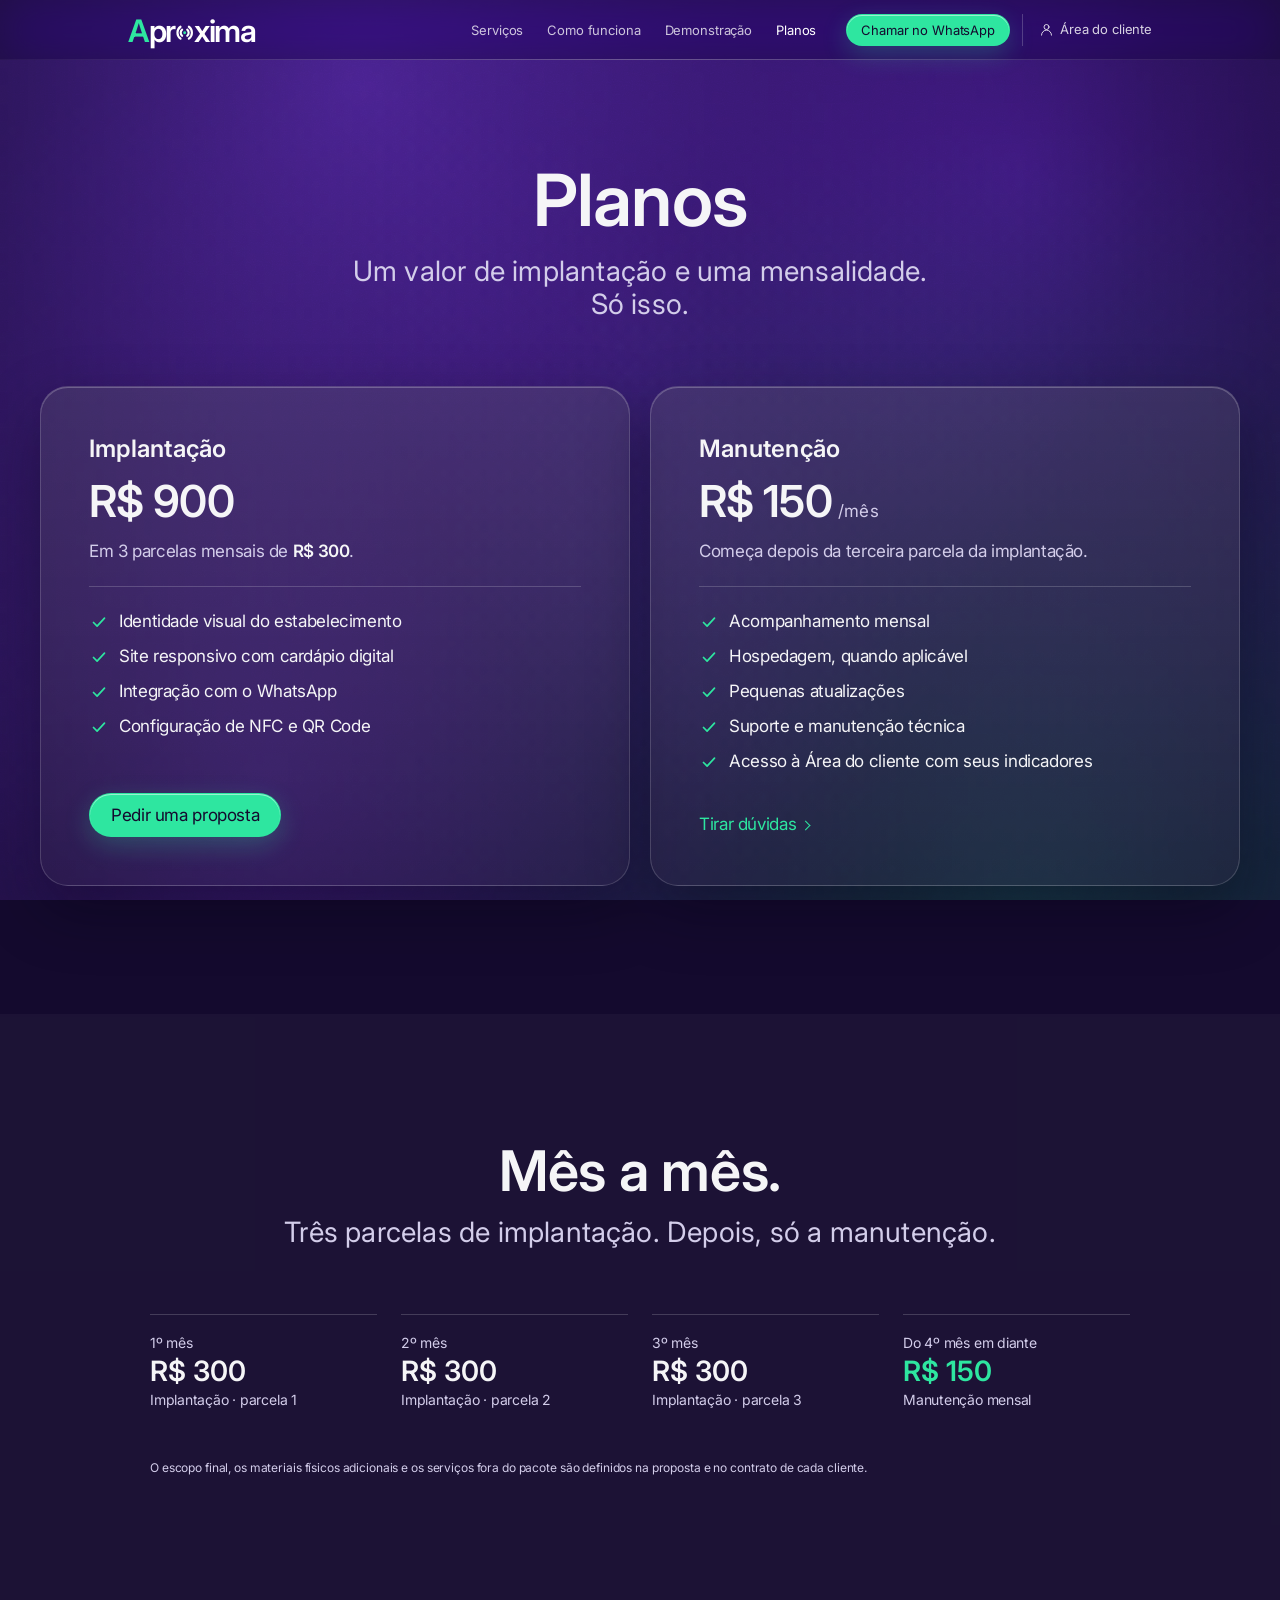
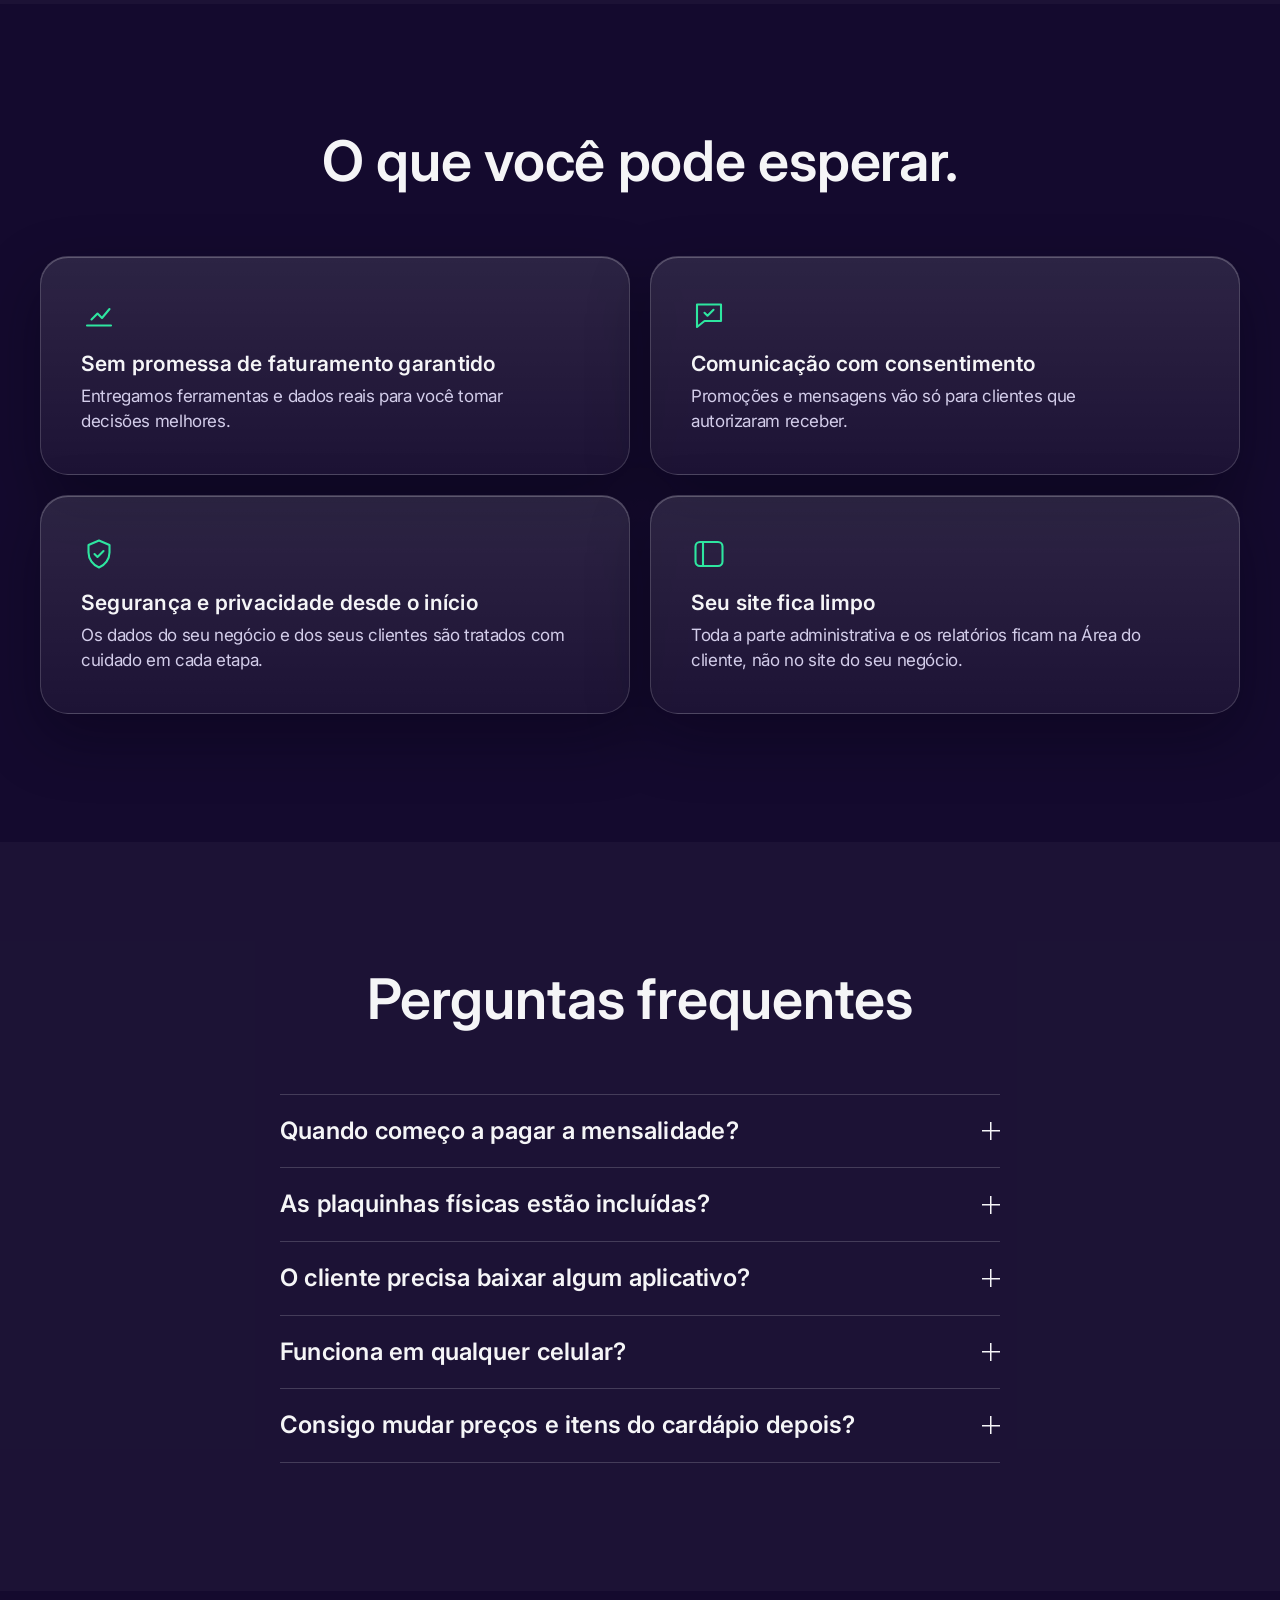
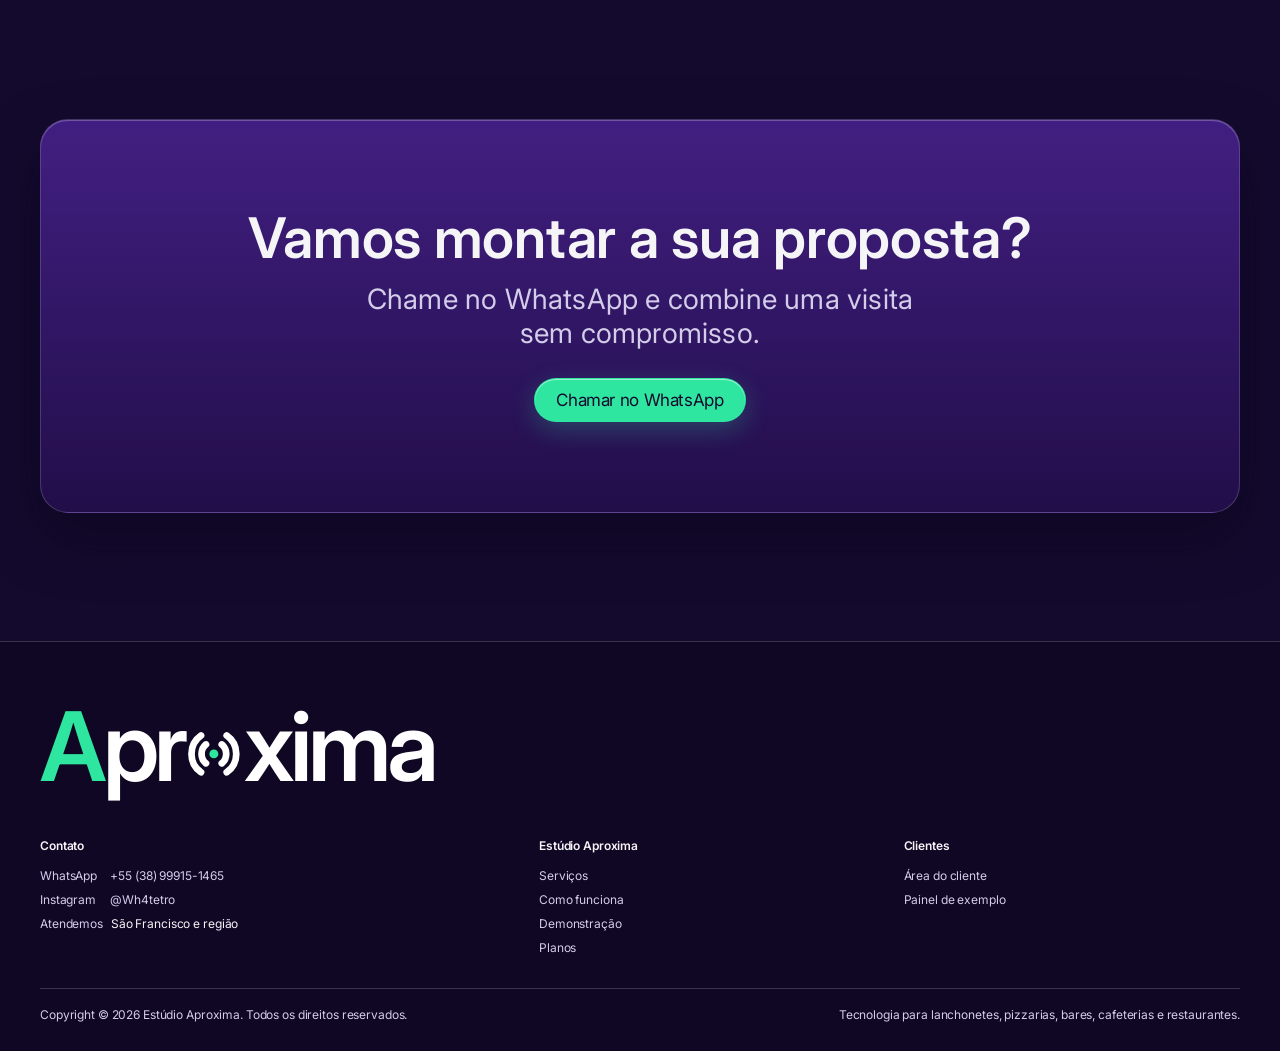
<file: planos.html>
<!DOCTYPE html>
<html lang="pt-BR">
<head>
<meta charset="utf-8">
<meta name="viewport" content="width=device-width, initial-scale=1, viewport-fit=cover">
<title>Planos e valores · Estúdio Aproxima</title>
<meta name="description" content="Implantação de R$ 900 em 3 parcelas de R$ 300 e, depois, manutenção de R$ 150 por mês. Veja o que está incluso.">
<meta name="theme-color" content="#140A2E">
<meta name="format-detection" content="telephone=no">
<meta property="og:site_name" content="Estúdio Aproxima">
<meta property="og:locale" content="pt_BR">
<meta property="og:type" content="website">
<meta property="og:title" content="Planos e valores · Estúdio Aproxima">
<meta property="og:description" content="Implantação de R$ 900 em 3 parcelas de R$ 300 e, depois, manutenção de R$ 150 por mês. Veja o que está incluso.">
<link rel="icon" type="image/svg+xml" href="data:image/svg+xml,%3Csvg xmlns='http://www.w3.org/2000/svg' viewBox='0 0 48 48'%3E%3Crect width='48' height='48' rx='12' fill='%236D28D9'/%3E%3Cg fill='none' stroke='%23fff' stroke-width='3.4' stroke-linecap='round'%3E%3Cpath d='M32.6 11.1A15 15 0 0 1 32.6 36.9'/%3E%3Cpath d='M15.4 11.1A15 15 0 0 0 15.4 36.9'/%3E%3Cpath d='M29.5 17.3A8.5 8.5 0 0 1 29.5 30.7'/%3E%3Cpath d='M18.5 17.3A8.5 8.5 0 0 0 18.5 30.7'/%3E%3C/g%3E%3Ccircle cx='24' cy='24' r='3.2' fill='%232EE6A0'/%3E%3C/svg%3E">
<!-- Inter: usada só em aparelhos que não têm a fonte do sistema da Apple -->
<link rel="preconnect" href="https://fonts.googleapis.com">
<link rel="preconnect" href="https://fonts.gstatic.com" crossorigin>
<link href="https://fonts.googleapis.com/css2?family=Inter:wght@400;500;600&display=swap" rel="stylesheet">
<link rel="stylesheet" href="assets/estilo.css?v=9434375b">
</head>
<body>
<a class="skip" href="#conteudo">Pular para o conteúdo</a>
<!-- Fundo: degradê em movimento (desenhado pelo site.js) -->
<div class="bg" aria-hidden="true"><canvas width="160" height="100"></canvas></div>

  <!-- ===== Cabeçalho (igual em todas as páginas) ===== -->
  <header class="nav" id="nav">
    <div class="nav-bar">
      <a class="wm" href="index.html" aria-label="Estúdio Aproxima, página inicial">
        <span class="a" aria-hidden="true">A</span><span aria-hidden="true">pr</span><svg viewBox="0 0 48 48" aria-hidden="true"><path d="M35.47 7.62A20 20 0 0 1 35.47 40.38"/><path d="M12.53 7.62A20 20 0 0 0 12.53 40.38"/><path d="M31.07 15.57A11 11 0 0 1 31.07 32.43"/><path d="M16.93 15.57A11 11 0 0 0 16.93 32.43"/><circle cx="24" cy="24" r="4"/></svg><span aria-hidden="true">xima</span>
      </a>
      <nav class="nav-links" aria-label="Páginas">
        <a href="servicos.html">Serviços</a>
        <a href="como-funciona.html">Como funciona</a>
        <a href="demonstracao.html">Demonstração</a>
        <a href="planos.html" aria-current="page">Planos</a>
      </nav>
      <div class="nav-end">
        <a class="btn btn-sm" href="#contato" data-wa><span class="wa-short">WhatsApp</span><span class="wa-long">Chamar no WhatsApp</span></a>
        <a class="client-link" href="cliente/entrar.html" aria-label="Área do cliente">
          <svg viewBox="0 0 24 24" aria-hidden="true"><circle cx="12" cy="8" r="4"/><path d="M4 21a8 8 0 0 1 16 0"/></svg>
          <span class="client-lbl">Área do cliente</span>
        </a>
        <button class="menu-btn" type="button" id="menu-btn" aria-expanded="false" aria-controls="menu" aria-label="Abrir menu"><span></span><span></span></button>
      </div>
    </div>
    <nav class="menu" id="menu" aria-label="Menu" hidden>
      <a href="index.html">Início</a>
      <a href="servicos.html">Serviços</a>
      <a href="como-funciona.html">Como funciona</a>
      <a href="demonstracao.html">Demonstração</a>
      <a href="planos.html" aria-current="page">Planos</a>
      <a class="menu-client" href="cliente/entrar.html">Área do cliente</a>
    </nav>
  </header>

<div class="page">
  <main id="conteudo">
    <section class="page-hero">
      <div class="container center">
        <h1 class="t-h1">Planos</h1>
        <p class="t-intro">Um valor de implantação e uma mensalidade. Só isso.</p>
      </div>
    </section>

    <section class="section" style="padding-top:0">
      <div class="container wide">
        <div class="plans">
          <article class="tile plan reveal">
            <h2>Implantação</h2>
            <p class="price">R$ 900</p>
            <p class="terms">Em 3 parcelas mensais de <b>R$ 300</b>.</p>
            <ul class="ticks">
              <li>Identidade visual do estabelecimento</li>
              <li>Site responsivo com cardápio digital</li>
              <li>Integração com o WhatsApp</li>
              <li>Configuração de NFC e QR Code</li>
            </ul>
            <a class="btn" href="#contato" data-wa>Pedir uma proposta</a>
          </article>
          <article class="tile plan reveal">
            <h2>Manutenção</h2>
            <p class="price">R$ 150<small>/mês</small></p>
            <p class="terms">Começa depois da terceira parcela da implantação.</p>
            <ul class="ticks">
              <li>Acompanhamento mensal</li>
              <li>Hospedagem, quando aplicável</li>
              <li>Pequenas atualizações</li>
              <li>Suporte e manutenção técnica</li>
              <li>Acesso à Área do cliente com seus indicadores</li>
            </ul>
            <a class="more" href="#duvidas">Tirar dúvidas</a>
          </article>
        </div>
      </div>
    </section>

    <section class="section gray" aria-labelledby="t-calendario">
      <div class="container">
        <div class="section-head center reveal">
          <h2 class="t-h2" id="t-calendario">Mês a mês.</h2>
          <p class="t-intro">Três parcelas de implantação. Depois, só a manutenção.</p>
        </div>
        <ol class="schedule reveal">
          <li><span>1º mês</span><b>R$ 300</b><small>Implantação · parcela 1</small></li>
          <li><span>2º mês</span><b>R$ 300</b><small>Implantação · parcela 2</small></li>
          <li><span>3º mês</span><b>R$ 300</b><small>Implantação · parcela 3</small></li>
          <li class="next"><span>Do 4º mês em diante</span><b>R$ 150</b><small>Manutenção mensal</small></li>
        </ol>
        <p class="fine">O escopo final, os materiais físicos adicionais e os serviços fora do pacote são definidos na proposta e no contrato de cada cliente.</p>
      </div>
    </section>

    <section class="section" aria-labelledby="t-comp">
      <div class="container wide">
        <div class="section-head center reveal">
          <h2 class="t-h2" id="t-comp">O que você pode esperar.</h2>
        </div>
        <div class="promises">
          <div class="tile promise reveal">
            <svg viewBox="0 0 24 24" aria-hidden="true"><path d="M4 19h16"/><path d="M7 15l4-4 3 3 5-6"/></svg>
            <h3>Sem promessa de faturamento garantido</h3>
            <p>Entregamos ferramentas e dados reais para você tomar decisões melhores.</p>
          </div>
          <div class="tile promise reveal">
            <svg viewBox="0 0 24 24" aria-hidden="true"><path d="M4 5h16v11H9l-5 4z"/><path d="M9 10.5l2 2 4-4"/></svg>
            <h3>Comunicação com consentimento</h3>
            <p>Promoções e mensagens vão só para clientes que autorizaram receber.</p>
          </div>
          <div class="tile promise reveal">
            <svg viewBox="0 0 24 24" aria-hidden="true"><path d="M12 3l7 3v5c0 4.5-3 8.3-7 10-4-1.7-7-5.5-7-10V6z"/><path d="M9 12l2 2 4-4"/></svg>
            <h3>Segurança e privacidade desde o início</h3>
            <p>Os dados do seu negócio e dos seus clientes são tratados com cuidado em cada etapa.</p>
          </div>
          <div class="tile promise reveal">
            <svg viewBox="0 0 24 24" aria-hidden="true"><rect x="3" y="4" width="18" height="16" rx="3"/><path d="M8 4v16"/></svg>
            <h3>Seu site fica limpo</h3>
            <p>Toda a parte administrativa e os relatórios ficam na Área do cliente, não no site do seu negócio.</p>
          </div>
        </div>
      </div>
    </section>

    <section class="section gray" id="duvidas" aria-labelledby="t-faq">
      <div class="container narrow">
        <div class="section-head center reveal">
          <h2 class="t-h2" id="t-faq">Perguntas frequentes</h2>
        </div>
        <div class="faq reveal">
          <details>
            <summary>Quando começo a pagar a mensalidade?</summary>
            <p>A mensalidade de R$ 150 começa só depois da terceira parcela da implantação.</p>
          </details>
          <details>
            <summary>As plaquinhas físicas estão incluídas?</summary>
            <p>A configuração de NFC e QR Code faz parte da implantação. A quantidade e o tipo de materiais físicos são definidos na proposta de cada estabelecimento.</p>
          </details>
          <details>
            <summary>O cliente precisa baixar algum aplicativo?</summary>
            <p>Não. Ao aproximar o celular da plaquinha ou ler o QR Code, o cardápio abre direto no navegador do celular.</p>
          </details>
          <details>
            <summary>Funciona em qualquer celular?</summary>
            <p>A maioria dos celulares atuais lê NFC. Para os que não leem, toda plaquinha também tem QR Code, que funciona com a câmera de qualquer smartphone.</p>
          </details>
          <details>
            <summary>Consigo mudar preços e itens do cardápio depois?</summary>
            <p>Sim. O cardápio é organizado por categorias e fácil de atualizar. Pequenas atualizações também estão incluídas na manutenção mensal.</p>
          </details>
        </div>
      </div>
    </section>

    <section class="section cta">
      <div class="container wide">
        <div class="tile dark cta-panel center reveal">
          <h2 class="t-h2">Vamos montar a sua proposta?</h2>
          <p class="t-intro">Chame no WhatsApp e combine uma visita sem compromisso.</p>
          <div class="actions"><a class="btn" href="#contato" data-wa>Chamar no WhatsApp</a></div>
        </div>
      </div>
    </section>

  </main>
  <!-- ===== Rodapé com contato (igual em todas as páginas) ===== -->
  <footer class="foot" id="contato">
    <div class="container wide">
      <span class="wm foot-wm" role="img" aria-label="Aproxima"><span class="a" aria-hidden="true">A</span><span aria-hidden="true">pr</span><svg viewBox="0 0 48 48" aria-hidden="true"><path d="M35.47 7.62A20 20 0 0 1 35.47 40.38"/><path d="M12.53 7.62A20 20 0 0 0 12.53 40.38"/><path d="M31.07 15.57A11 11 0 0 1 31.07 32.43"/><path d="M16.93 15.57A11 11 0 0 0 16.93 32.43"/><circle cx="24" cy="24" r="4"/></svg><span aria-hidden="true">xima</span></span>
      <div class="foot-cols">
        <div>
          <h2>Contato</h2>
          <ul class="foot-contact">
            <li><span>WhatsApp</span><span class="ph" data-campo="whatsapp">[NÚMERO DO WHATSAPP]</span></li>
            <li><span>Instagram</span><span class="ph" data-campo="instagram">[@ DO INSTAGRAM]</span></li>
            <li><span>Atendemos</span><span class="ph" data-campo="regiao">[CIDADE ATENDIDA]</span></li>
          </ul>
        </div>
        <nav aria-label="Páginas do site">
          <h2>Estúdio Aproxima</h2>
          <ul>
            <li><a href="servicos.html">Serviços</a></li>
            <li><a href="como-funciona.html">Como funciona</a></li>
            <li><a href="demonstracao.html">Demonstração</a></li>
            <li><a href="planos.html">Planos</a></li>
          </ul>
        </nav>
        <nav aria-label="Clientes">
          <h2>Clientes</h2>
          <ul>
            <li><a href="cliente/entrar.html">Área do cliente</a></li>
            <li><a href="cliente/exemplo.html">Painel de exemplo</a></li>
          </ul>
        </nav>
      </div>
      <div class="foot-legal">
        <span>Copyright © <span data-ano>2026</span> Estúdio Aproxima. Todos os direitos reservados.</span>
        <span>Tecnologia para lanchonetes, pizzarias, bares, cafeterias e restaurantes.</span>
      </div>
    </div>
  </footer>
</div>

<script src="assets/site.js?v=2b8ad239"></script>

</body>
</html>
</file>
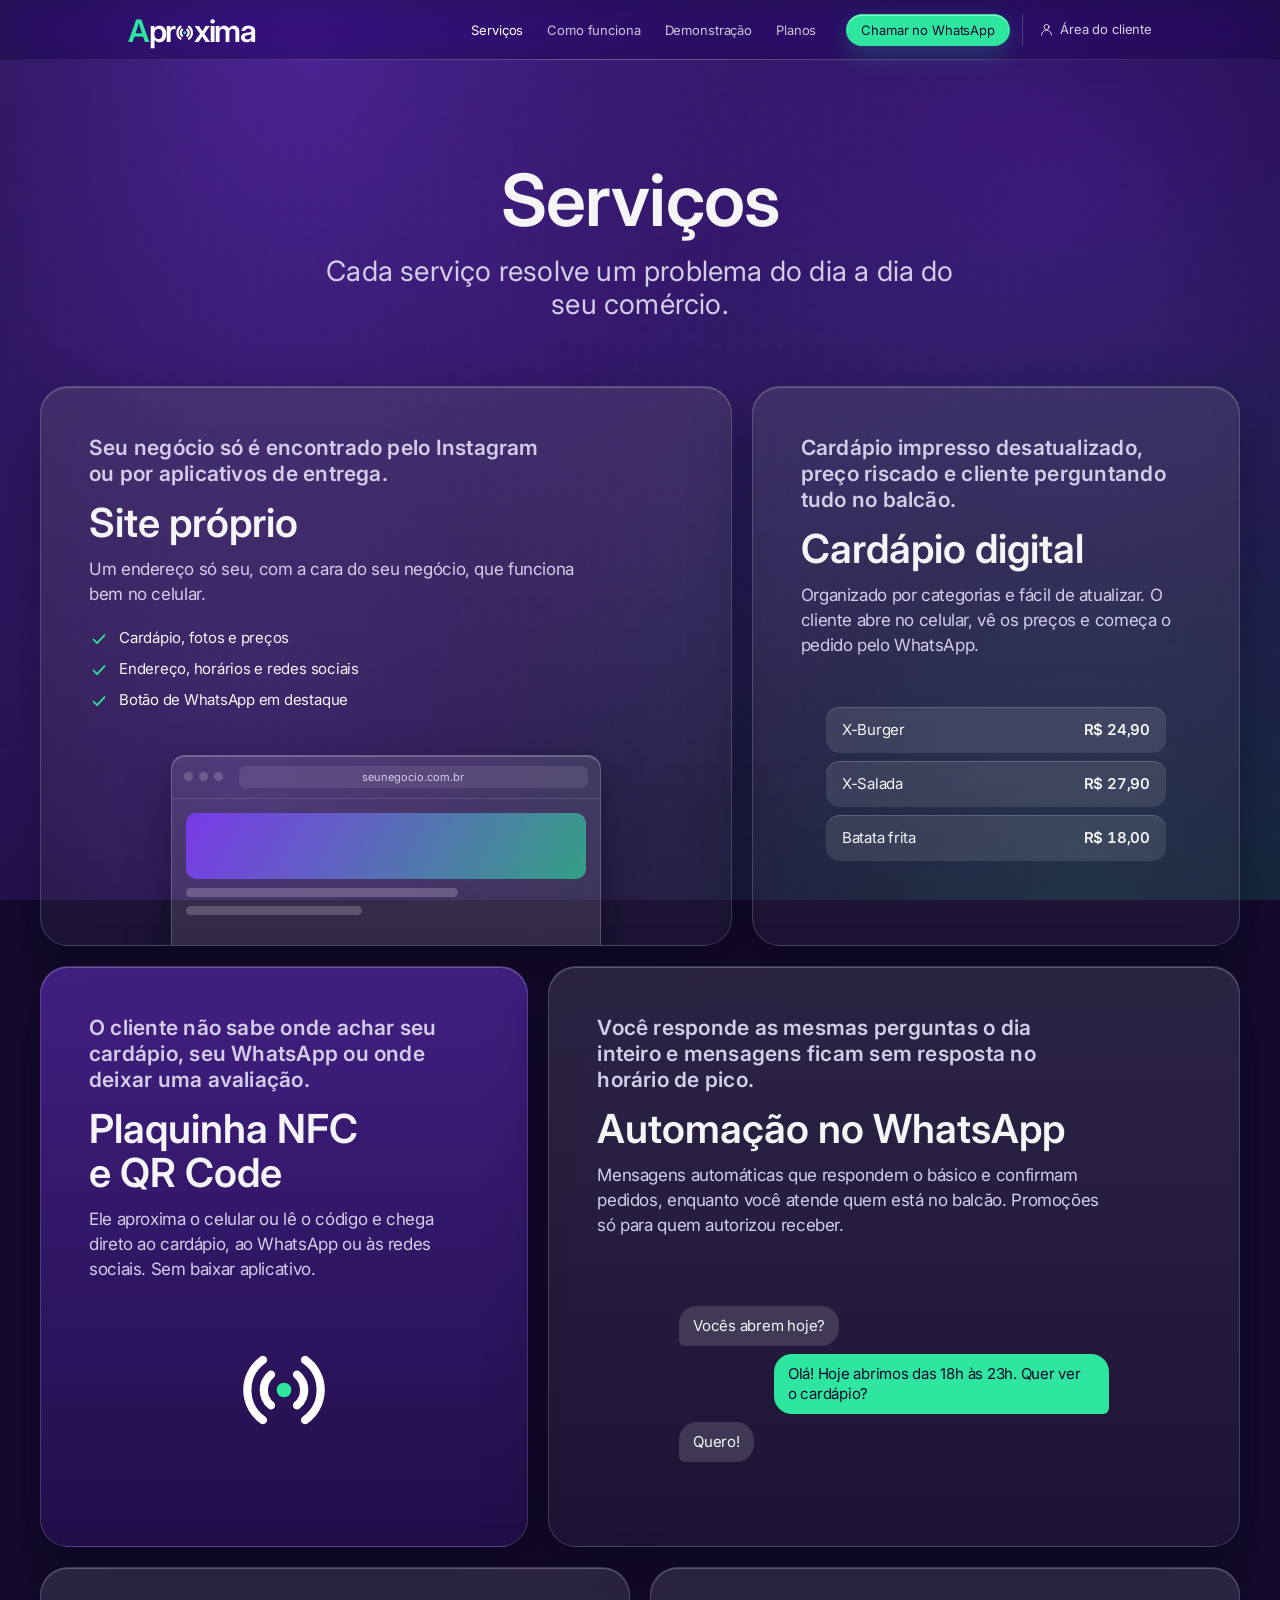
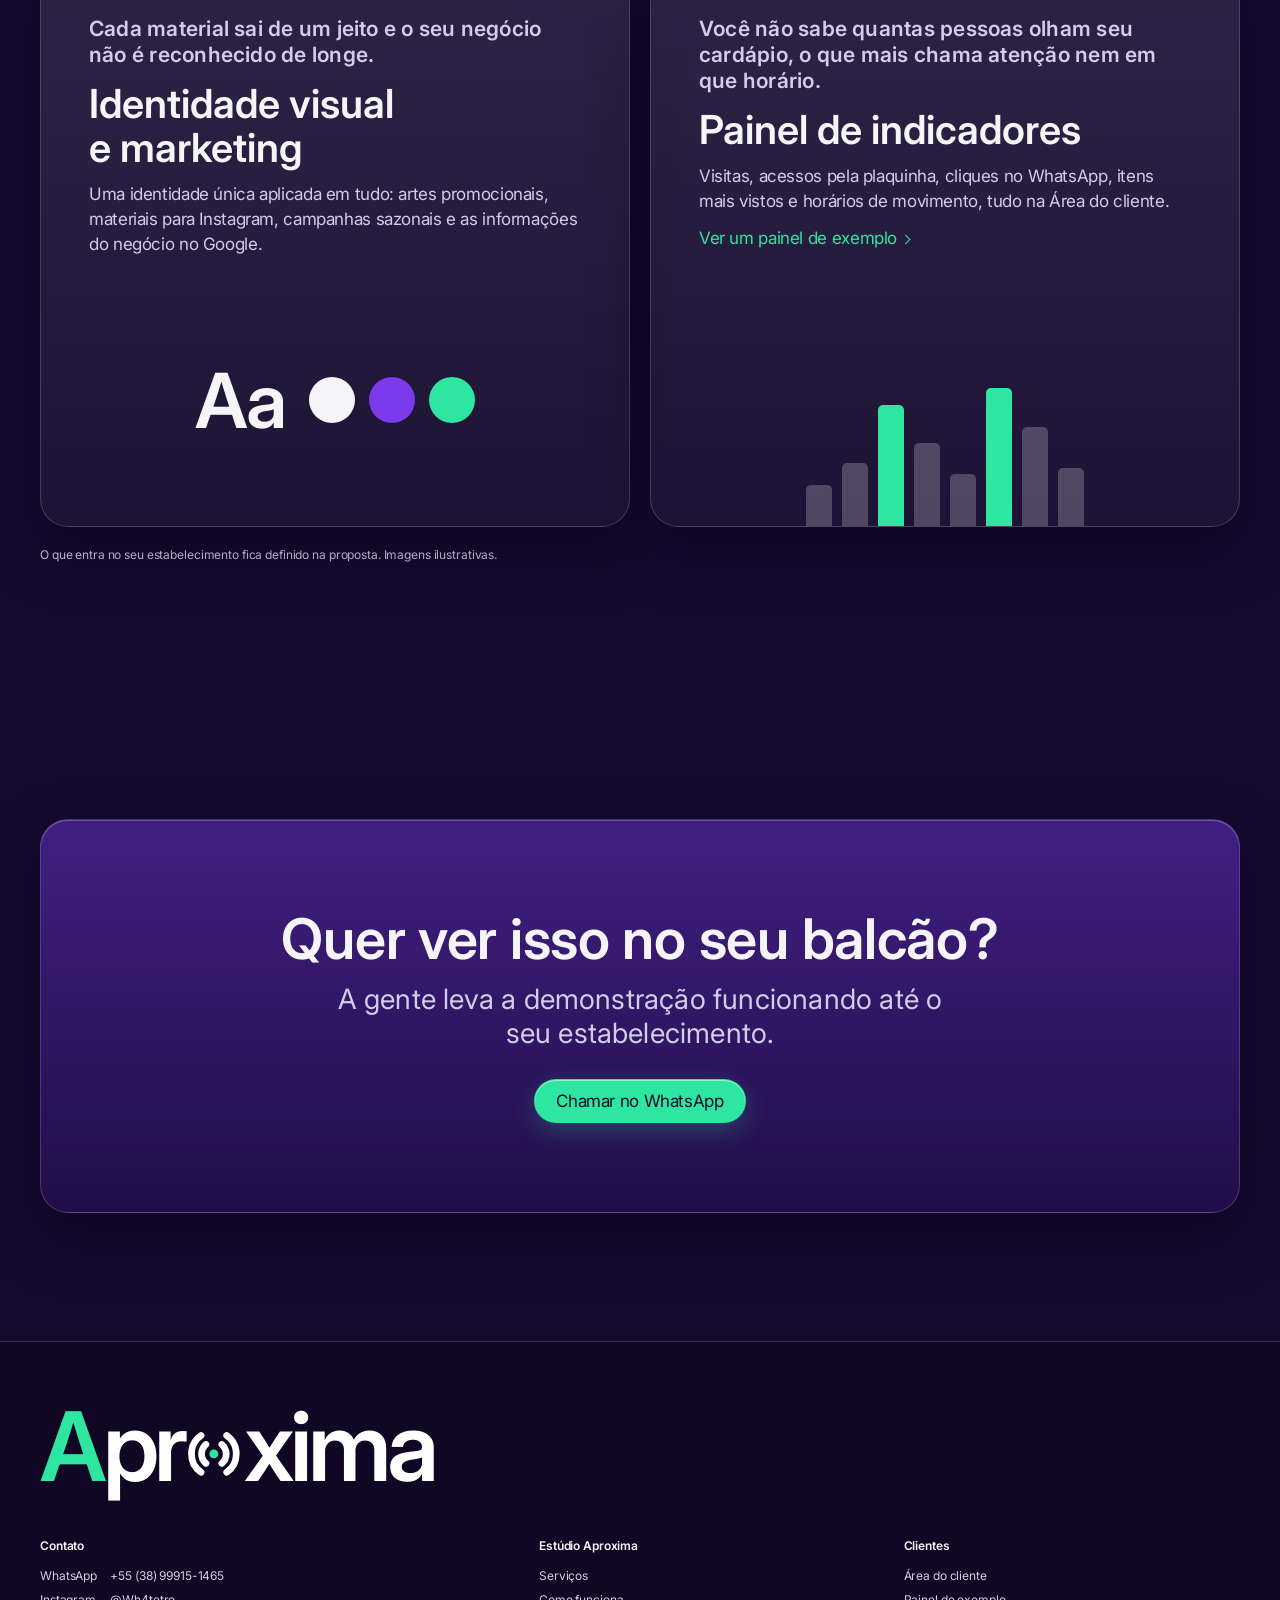
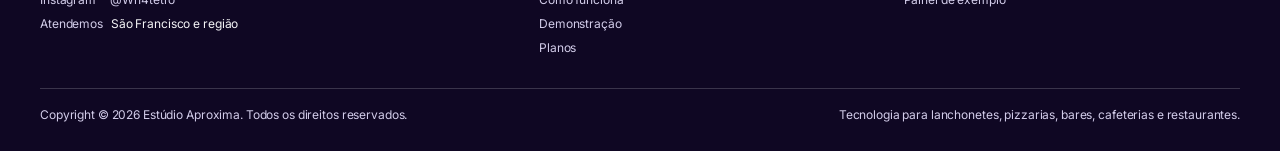
<file: servicos.html>
<!DOCTYPE html>
<html lang="pt-BR">
<head>
<meta charset="utf-8">
<meta name="viewport" content="width=device-width, initial-scale=1, viewport-fit=cover">
<title>Serviços · Estúdio Aproxima</title>
<meta name="description" content="Site próprio, cardápio digital, plaquinha NFC/QR Code, automação de WhatsApp, identidade visual e painel de indicadores para comércios locais.">
<meta name="theme-color" content="#140A2E">
<meta name="format-detection" content="telephone=no">
<meta property="og:site_name" content="Estúdio Aproxima">
<meta property="og:locale" content="pt_BR">
<meta property="og:type" content="website">
<meta property="og:title" content="Serviços · Estúdio Aproxima">
<meta property="og:description" content="Site próprio, cardápio digital, plaquinha NFC/QR Code, automação de WhatsApp, identidade visual e painel de indicadores para comércios locais.">
<link rel="icon" type="image/svg+xml" href="data:image/svg+xml,%3Csvg xmlns='http://www.w3.org/2000/svg' viewBox='0 0 48 48'%3E%3Crect width='48' height='48' rx='12' fill='%236D28D9'/%3E%3Cg fill='none' stroke='%23fff' stroke-width='3.4' stroke-linecap='round'%3E%3Cpath d='M32.6 11.1A15 15 0 0 1 32.6 36.9'/%3E%3Cpath d='M15.4 11.1A15 15 0 0 0 15.4 36.9'/%3E%3Cpath d='M29.5 17.3A8.5 8.5 0 0 1 29.5 30.7'/%3E%3Cpath d='M18.5 17.3A8.5 8.5 0 0 0 18.5 30.7'/%3E%3C/g%3E%3Ccircle cx='24' cy='24' r='3.2' fill='%232EE6A0'/%3E%3C/svg%3E">
<!-- Inter: usada só em aparelhos que não têm a fonte do sistema da Apple -->
<link rel="preconnect" href="https://fonts.googleapis.com">
<link rel="preconnect" href="https://fonts.gstatic.com" crossorigin>
<link href="https://fonts.googleapis.com/css2?family=Inter:wght@400;500;600&display=swap" rel="stylesheet">
<link rel="stylesheet" href="assets/estilo.css?v=9434375b">
</head>
<body>
<a class="skip" href="#conteudo">Pular para o conteúdo</a>
<!-- Fundo: degradê em movimento (desenhado pelo site.js) -->
<div class="bg" aria-hidden="true"><canvas width="160" height="100"></canvas></div>

  <!-- ===== Cabeçalho (igual em todas as páginas) ===== -->
  <header class="nav" id="nav">
    <div class="nav-bar">
      <a class="wm" href="index.html" aria-label="Estúdio Aproxima, página inicial">
        <span class="a" aria-hidden="true">A</span><span aria-hidden="true">pr</span><svg viewBox="0 0 48 48" aria-hidden="true"><path d="M35.47 7.62A20 20 0 0 1 35.47 40.38"/><path d="M12.53 7.62A20 20 0 0 0 12.53 40.38"/><path d="M31.07 15.57A11 11 0 0 1 31.07 32.43"/><path d="M16.93 15.57A11 11 0 0 0 16.93 32.43"/><circle cx="24" cy="24" r="4"/></svg><span aria-hidden="true">xima</span>
      </a>
      <nav class="nav-links" aria-label="Páginas">
        <a href="servicos.html" aria-current="page">Serviços</a>
        <a href="como-funciona.html">Como funciona</a>
        <a href="demonstracao.html">Demonstração</a>
        <a href="planos.html">Planos</a>
      </nav>
      <div class="nav-end">
        <a class="btn btn-sm" href="#contato" data-wa><span class="wa-short">WhatsApp</span><span class="wa-long">Chamar no WhatsApp</span></a>
        <a class="client-link" href="cliente/entrar.html" aria-label="Área do cliente">
          <svg viewBox="0 0 24 24" aria-hidden="true"><circle cx="12" cy="8" r="4"/><path d="M4 21a8 8 0 0 1 16 0"/></svg>
          <span class="client-lbl">Área do cliente</span>
        </a>
        <button class="menu-btn" type="button" id="menu-btn" aria-expanded="false" aria-controls="menu" aria-label="Abrir menu"><span></span><span></span></button>
      </div>
    </div>
    <nav class="menu" id="menu" aria-label="Menu" hidden>
      <a href="index.html">Início</a>
      <a href="servicos.html" aria-current="page">Serviços</a>
      <a href="como-funciona.html">Como funciona</a>
      <a href="demonstracao.html">Demonstração</a>
      <a href="planos.html">Planos</a>
      <a class="menu-client" href="cliente/entrar.html">Área do cliente</a>
    </nav>
  </header>

<div class="page">
  <main id="conteudo">
    <section class="page-hero">
      <div class="container center">
        <h1 class="t-h1">Serviços</h1>
        <p class="t-intro">Cada serviço resolve um problema do dia a dia do seu comércio.</p>
      </div>
    </section>

    <section class="section" style="padding-top:0">
      <div class="container wide bento">

        <article class="tile service has-viz span-7 reveal">
          <p class="problem">Seu negócio só é encontrado pelo Instagram ou por aplicativos de entrega.</p>
          <h2 class="t-h3">Site próprio</h2>
          <p class="solution">Um endereço só seu, com a cara do seu negócio, que funciona bem no celular.</p>
          <ul class="ticks">
            <li>Cardápio, fotos e preços</li>
            <li>Endereço, horários e redes sociais</li>
            <li>Botão de WhatsApp em destaque</li>
          </ul>
          <div class="viz viz-site" aria-hidden="true">
            <div class="win">
              <div class="win-bar"><i></i><i></i><i></i><span>seunegocio.com.br</span></div>
              <div class="win-body"><b></b><span></span><span></span></div>
            </div>
          </div>
        </article>

        <article class="tile service span-5 reveal">
          <p class="problem">Cardápio impresso desatualizado, preço riscado e cliente perguntando tudo no balcão.</p>
          <h2 class="t-h3">Cardápio digital</h2>
          <p class="solution">Organizado por categorias e fácil de atualizar. O cliente abre no celular, vê os preços e começa o pedido pelo WhatsApp.</p>
          <div class="viz viz-menu" aria-hidden="true">
            <ul>
              <li><span>X-Burger</span><b>R$ 24,90</b></li>
              <li><span>X-Salada</span><b>R$ 27,90</b></li>
              <li><span>Batata frita</span><b>R$ 18,00</b></li>
            </ul>
          </div>
        </article>

        <article class="tile service dark span-5 reveal">
          <p class="problem">O cliente não sabe onde achar seu cardápio, seu WhatsApp ou onde deixar uma avaliação.</p>
          <h2 class="t-h3">Plaquinha NFC e QR Code</h2>
          <p class="solution">Ele aproxima o celular ou lê o código e chega direto ao cardápio, ao WhatsApp ou às redes sociais. Sem baixar aplicativo.</p>
          <div class="viz viz-nfc" aria-hidden="true">
            <div class="signal"><svg width="88" height="88" viewBox="0 0 48 48"><path d="M35.47 7.62A20 20 0 0 1 35.47 40.38"/><path d="M12.53 7.62A20 20 0 0 0 12.53 40.38"/><path d="M31.07 15.57A11 11 0 0 1 31.07 32.43"/><path d="M16.93 15.57A11 11 0 0 0 16.93 32.43"/><circle cx="24" cy="24" r="4"/></svg></div>
          </div>
        </article>

        <article class="tile service span-7 reveal">
          <p class="problem">Você responde as mesmas perguntas o dia inteiro e mensagens ficam sem resposta no horário de pico.</p>
          <h2 class="t-h3">Automação no WhatsApp</h2>
          <p class="solution">Mensagens automáticas que respondem o básico e confirmam pedidos, enquanto você atende quem está no balcão. Promoções só para quem autorizou receber.</p>
          <div class="viz viz-chat" aria-hidden="true">
            <p class="in">Vocês abrem hoje?</p>
            <p class="out">Olá! Hoje abrimos das 18h às 23h. Quer ver o cardápio?</p>
            <p class="in">Quero!</p>
          </div>
        </article>

        <article class="tile service span-6 reveal">
          <p class="problem">Cada material sai de um jeito e o seu negócio não é reconhecido de longe.</p>
          <h2 class="t-h3">Identidade visual e marketing</h2>
          <p class="solution">Uma identidade única aplicada em tudo: artes promocionais, materiais para Instagram, campanhas sazonais e as informações do negócio no Google.</p>
          <div class="viz viz-brand" aria-hidden="true"><span class="aa">Aa</span><i></i><i></i><i></i></div>
        </article>

        <article class="tile service has-viz span-6 reveal">
          <p class="problem">Você não sabe quantas pessoas olham seu cardápio, o que mais chama atenção nem em que horário.</p>
          <h2 class="t-h3">Painel de indicadores</h2>
          <p class="solution">Visitas, acessos pela plaquinha, cliques no WhatsApp, itens mais vistos e horários de movimento, tudo na Área do cliente.</p>
          <a class="more" href="cliente/exemplo.html">Ver um painel de exemplo</a>
          <div class="viz viz-bars" aria-hidden="true"><i style="--h:30%"></i><i style="--h:46%"></i><i class="hot" style="--h:88%"></i><i style="--h:60%"></i><i style="--h:38%"></i><i class="hot" style="--h:100%"></i><i style="--h:72%"></i><i style="--h:42%"></i></div>
        </article>

      </div>
      <p class="fine container wide">O que entra no seu estabelecimento fica definido na proposta. Imagens ilustrativas.</p>
    </section>

    <section class="section cta">
      <div class="container wide">
        <div class="tile dark cta-panel center reveal">
          <h2 class="t-h2">Quer ver isso no seu balcão?</h2>
          <p class="t-intro">A gente leva a demonstração funcionando até o seu estabelecimento.</p>
          <div class="actions"><a class="btn" href="#contato" data-wa>Chamar no WhatsApp</a></div>
        </div>
      </div>
    </section>

  </main>
  <!-- ===== Rodapé com contato (igual em todas as páginas) ===== -->
  <footer class="foot" id="contato">
    <div class="container wide">
      <span class="wm foot-wm" role="img" aria-label="Aproxima"><span class="a" aria-hidden="true">A</span><span aria-hidden="true">pr</span><svg viewBox="0 0 48 48" aria-hidden="true"><path d="M35.47 7.62A20 20 0 0 1 35.47 40.38"/><path d="M12.53 7.62A20 20 0 0 0 12.53 40.38"/><path d="M31.07 15.57A11 11 0 0 1 31.07 32.43"/><path d="M16.93 15.57A11 11 0 0 0 16.93 32.43"/><circle cx="24" cy="24" r="4"/></svg><span aria-hidden="true">xima</span></span>
      <div class="foot-cols">
        <div>
          <h2>Contato</h2>
          <ul class="foot-contact">
            <li><span>WhatsApp</span><span class="ph" data-campo="whatsapp">[NÚMERO DO WHATSAPP]</span></li>
            <li><span>Instagram</span><span class="ph" data-campo="instagram">[@ DO INSTAGRAM]</span></li>
            <li><span>Atendemos</span><span class="ph" data-campo="regiao">[CIDADE ATENDIDA]</span></li>
          </ul>
        </div>
        <nav aria-label="Páginas do site">
          <h2>Estúdio Aproxima</h2>
          <ul>
            <li><a href="servicos.html">Serviços</a></li>
            <li><a href="como-funciona.html">Como funciona</a></li>
            <li><a href="demonstracao.html">Demonstração</a></li>
            <li><a href="planos.html">Planos</a></li>
          </ul>
        </nav>
        <nav aria-label="Clientes">
          <h2>Clientes</h2>
          <ul>
            <li><a href="cliente/entrar.html">Área do cliente</a></li>
            <li><a href="cliente/exemplo.html">Painel de exemplo</a></li>
          </ul>
        </nav>
      </div>
      <div class="foot-legal">
        <span>Copyright © <span data-ano>2026</span> Estúdio Aproxima. Todos os direitos reservados.</span>
        <span>Tecnologia para lanchonetes, pizzarias, bares, cafeterias e restaurantes.</span>
      </div>
    </div>
  </footer>
</div>

<script src="assets/site.js?v=2b8ad239"></script>

</body>
</html>
</file>
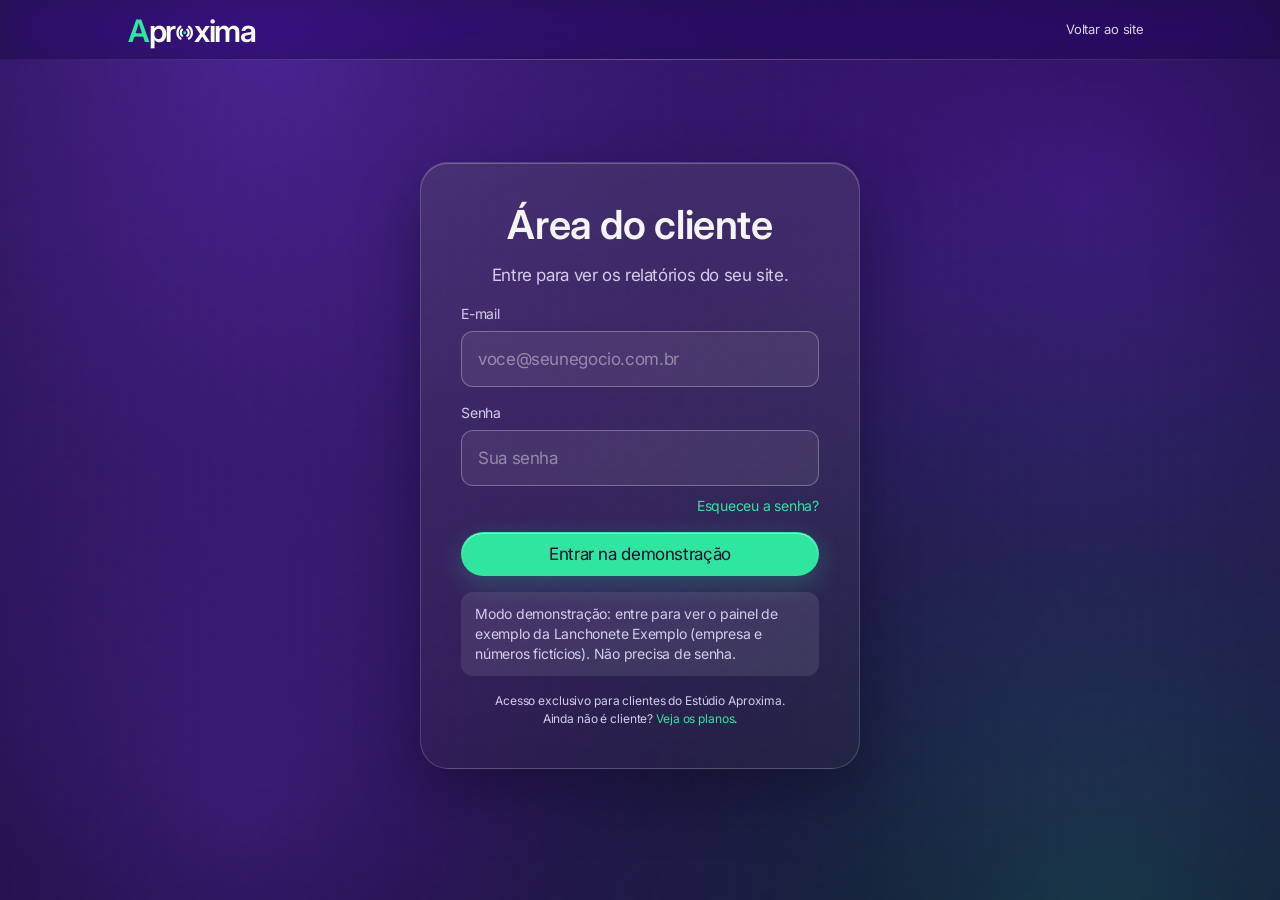
<file: cliente/entrar.html>
<!DOCTYPE html>
<html lang="pt-BR">
<head>
<meta charset="utf-8">
<meta name="viewport" content="width=device-width, initial-scale=1, viewport-fit=cover">
<title>Área do cliente · Estúdio Aproxima</title>
<meta name="description" content="Acesso dos clientes do Estúdio Aproxima aos relatórios do próprio site.">
<meta name="theme-color" content="#140A2E">
<meta name="robots" content="noindex">
<meta name="format-detection" content="telephone=no">
<meta property="og:site_name" content="Estúdio Aproxima">
<meta property="og:locale" content="pt_BR">
<meta property="og:type" content="website">
<meta property="og:title" content="Área do cliente · Estúdio Aproxima">
<meta property="og:description" content="Acesso dos clientes do Estúdio Aproxima aos relatórios do próprio site.">
<link rel="icon" type="image/svg+xml" href="data:image/svg+xml,%3Csvg xmlns='http://www.w3.org/2000/svg' viewBox='0 0 48 48'%3E%3Crect width='48' height='48' rx='12' fill='%236D28D9'/%3E%3Cg fill='none' stroke='%23fff' stroke-width='3.4' stroke-linecap='round'%3E%3Cpath d='M32.6 11.1A15 15 0 0 1 32.6 36.9'/%3E%3Cpath d='M15.4 11.1A15 15 0 0 0 15.4 36.9'/%3E%3Cpath d='M29.5 17.3A8.5 8.5 0 0 1 29.5 30.7'/%3E%3Cpath d='M18.5 17.3A8.5 8.5 0 0 0 18.5 30.7'/%3E%3C/g%3E%3Ccircle cx='24' cy='24' r='3.2' fill='%232EE6A0'/%3E%3C/svg%3E">
<!-- Inter: usada só em aparelhos que não têm a fonte do sistema da Apple -->
<link rel="preconnect" href="https://fonts.googleapis.com">
<link rel="preconnect" href="https://fonts.gstatic.com" crossorigin>
<link href="https://fonts.googleapis.com/css2?family=Inter:wght@400;500;600&display=swap" rel="stylesheet">
<link rel="stylesheet" href="../assets/estilo.css?v=9434375b">
</head>
<body>
<a class="skip" href="#conteudo">Pular para o conteúdo</a>
<!-- Fundo: degradê em movimento (desenhado pelo site.js) -->
<div class="bg" aria-hidden="true"><canvas width="160" height="100"></canvas></div>

  <!-- Cabeçalho simples: logo e caminho de volta ao site -->
  <header class="nav">
    <div class="nav-bar">
      <a class="wm" href="../index.html" aria-label="Estúdio Aproxima, voltar ao site">
        <span class="a" aria-hidden="true">A</span><span aria-hidden="true">pr</span><svg viewBox="0 0 48 48" aria-hidden="true"><path d="M35.47 7.62A20 20 0 0 1 35.47 40.38"/><path d="M12.53 7.62A20 20 0 0 0 12.53 40.38"/><path d="M31.07 15.57A11 11 0 0 1 31.07 32.43"/><path d="M16.93 15.57A11 11 0 0 0 16.93 32.43"/><circle cx="24" cy="24" r="4"/></svg><span aria-hidden="true">xima</span>
      </a>
      <div class="nav-side"><a href="../index.html">Voltar ao site</a></div>
    </div>
  </header>

<div class="page">

  <main class="auth" id="conteudo">
    <!-- Com o Supabase configurado, e-mail e senha vão direto para ele (assets/entrar.js).
         Sem configuração, a tela funciona em modo demonstração. -->
    <form class="auth-card" id="login" novalidate>
      <h1>Área do cliente</h1>
      <p>Entre para ver os relatórios do seu site.</p>

      <div class="field">
        <label for="email">E-mail</label>
        <input id="email" name="email" type="email" autocomplete="username" placeholder="voce@seunegocio.com.br">
      </div>
      <div class="field">
        <label for="senha">Senha</label>
        <input id="senha" name="senha" type="password" autocomplete="current-password" placeholder="Sua senha">
      </div>
      <div class="auth-row"><a href="#" id="esqueci">Esqueceu a senha?</a></div>

      <button class="btn btn-block" type="submit">Entrar</button>
      <p class="status" id="status" role="status" hidden></p>

      <p class="auth-note">Acesso exclusivo para clientes do Estúdio Aproxima.<br>Ainda não é cliente? <a href="../planos.html">Veja os planos</a>.</p>

      <!-- Atalho para apresentações presenciais: abre o painel com dados fictícios -->
      <div class="auth-demo">
        <a class="more" href="exemplo.html">Ver painel de exemplo</a>
        <p>Lanchonete Exemplo · empresa e números fictícios</p>
      </div>
    </form>
  </main>
</div>

<script src="../assets/site.js?v=2b8ad239"></script>
<script src="../assets/vendor/supabase-2.118.0.js?v=d09cb3fa"></script>
<script src="../assets/supabase-config.js?v=376cf1f1"></script>
<script src="../assets/entrar.js?v=4ea4c6a8"></script>
</body>
</html>
</file>
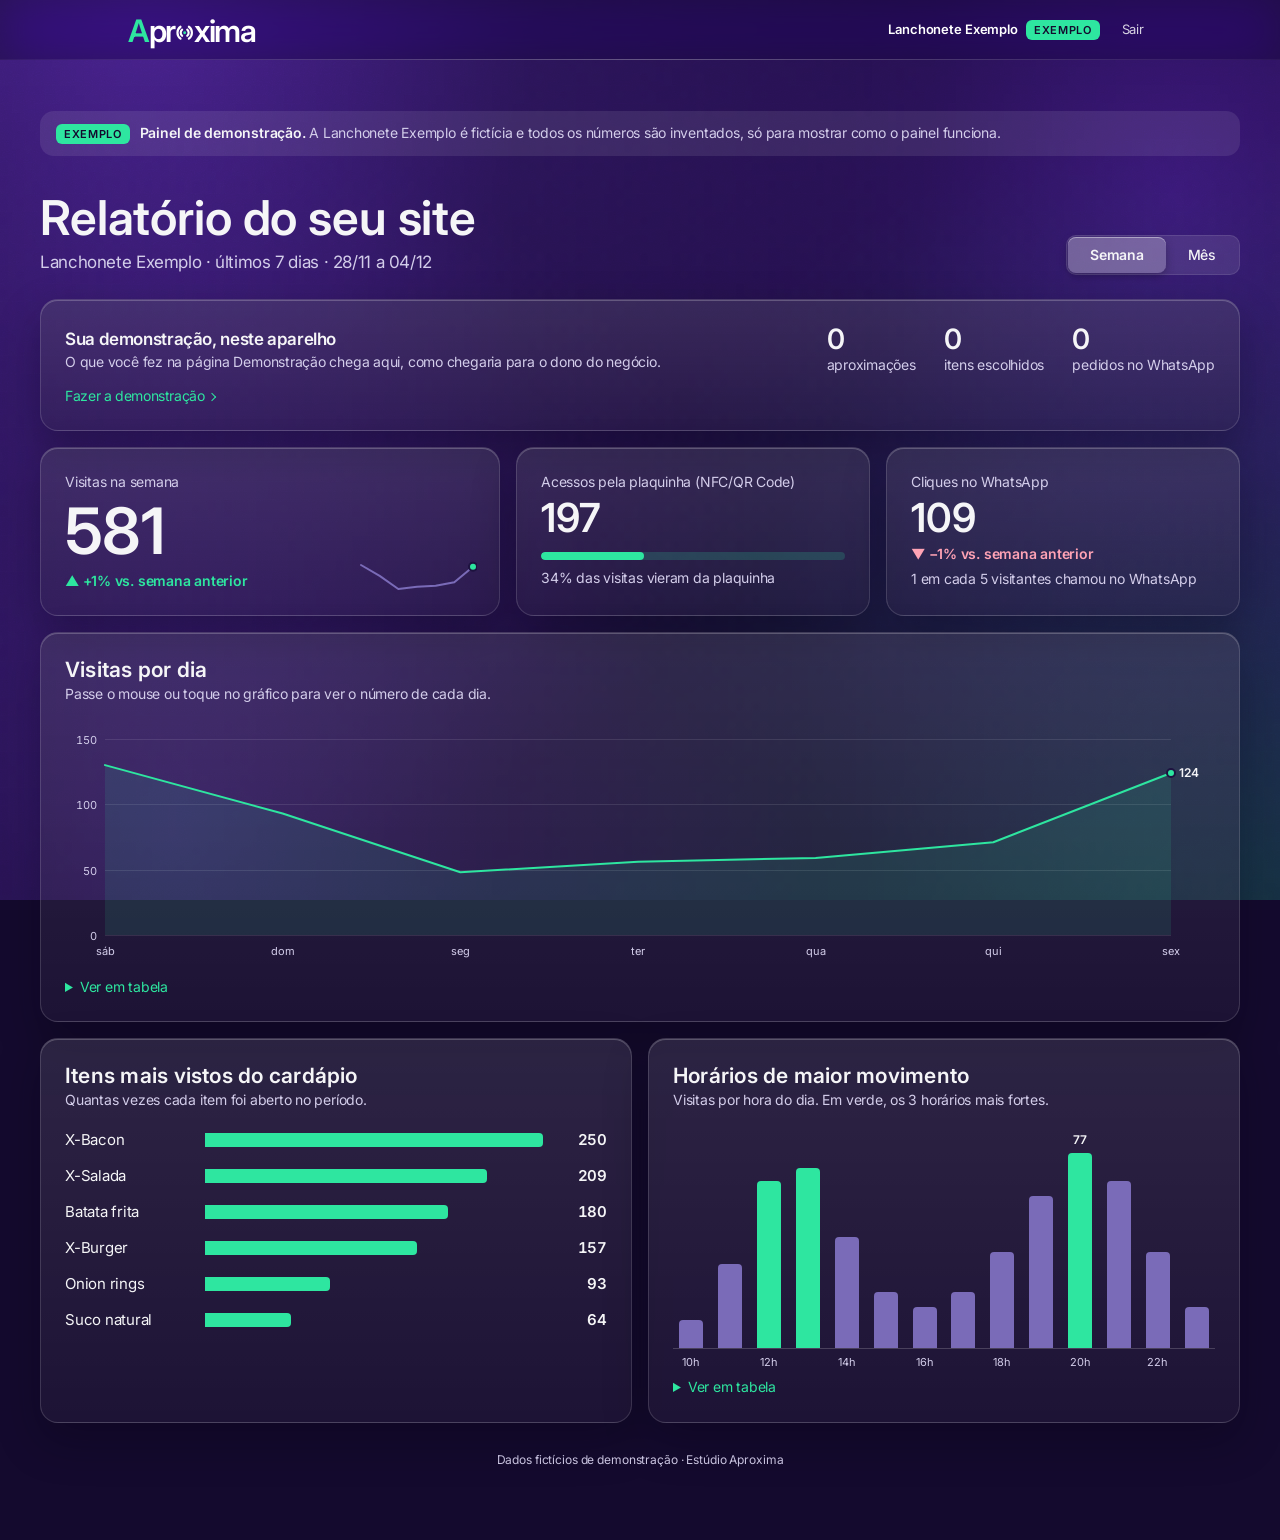
<file: cliente/exemplo.html>
<!DOCTYPE html>
<html lang="pt-BR">
<head>
<meta charset="utf-8">
<meta name="viewport" content="width=device-width, initial-scale=1, viewport-fit=cover">
<title>Painel de exemplo · Lanchonete Exemplo · Estúdio Aproxima</title>
<meta name="description" content="Painel de demonstração com dados fictícios.">
<meta name="theme-color" content="#140A2E">
<meta name="robots" content="noindex">
<meta name="format-detection" content="telephone=no">
<meta property="og:site_name" content="Estúdio Aproxima">
<meta property="og:locale" content="pt_BR">
<meta property="og:type" content="website">
<meta property="og:title" content="Painel de exemplo · Lanchonete Exemplo · Estúdio Aproxima">
<meta property="og:description" content="Painel de demonstração com dados fictícios.">
<link rel="icon" type="image/svg+xml" href="data:image/svg+xml,%3Csvg xmlns='http://www.w3.org/2000/svg' viewBox='0 0 48 48'%3E%3Crect width='48' height='48' rx='12' fill='%236D28D9'/%3E%3Cg fill='none' stroke='%23fff' stroke-width='3.4' stroke-linecap='round'%3E%3Cpath d='M32.6 11.1A15 15 0 0 1 32.6 36.9'/%3E%3Cpath d='M15.4 11.1A15 15 0 0 0 15.4 36.9'/%3E%3Cpath d='M29.5 17.3A8.5 8.5 0 0 1 29.5 30.7'/%3E%3Cpath d='M18.5 17.3A8.5 8.5 0 0 0 18.5 30.7'/%3E%3C/g%3E%3Ccircle cx='24' cy='24' r='3.2' fill='%232EE6A0'/%3E%3C/svg%3E">
<!-- Inter: usada só em aparelhos que não têm a fonte do sistema da Apple -->
<link rel="preconnect" href="https://fonts.googleapis.com">
<link rel="preconnect" href="https://fonts.gstatic.com" crossorigin>
<link href="https://fonts.googleapis.com/css2?family=Inter:wght@400;500;600&display=swap" rel="stylesheet">
<link rel="stylesheet" href="../assets/estilo.css?v=9434375b">
</head>
<body>
<a class="skip" href="#conteudo">Pular para o conteúdo</a>
<!-- Fundo: degradê em movimento (desenhado pelo site.js) -->
<div class="bg" aria-hidden="true"><canvas width="160" height="100"></canvas></div>

  <!-- Cabeçalho do painel: logo, nome do negócio e Sair -->
  <header class="nav">
    <div class="nav-bar">
      <a class="wm" href="../index.html" aria-label="Estúdio Aproxima, voltar ao site">
        <span class="a" aria-hidden="true">A</span><span aria-hidden="true">pr</span><svg viewBox="0 0 48 48" aria-hidden="true"><path d="M35.47 7.62A20 20 0 0 1 35.47 40.38"/><path d="M12.53 7.62A20 20 0 0 0 12.53 40.38"/><path d="M31.07 15.57A11 11 0 0 1 31.07 32.43"/><path d="M16.93 15.57A11 11 0 0 0 16.93 32.43"/><circle cx="24" cy="24" r="4"/></svg><span aria-hidden="true">xima</span>
      </a>
      <div class="nav-side">
        <span class="nav-biz"><span id="nome-negocio"></span><span class="tag">Exemplo</span></span>
        <a href="entrar.html" id="sair">Sair</a>
      </div>
    </div>
  </header>

<div class="page">

  <div class="container"><p class="status erro dash-erro" id="aviso-erro" role="alert" hidden></p></div>

  <main class="dash" id="conteudo" hidden>
    <div class="container wide">
      <p class="example-note" role="note">
        <span class="tag">Exemplo</span>
        <span><b>Painel de demonstração.</b> A Lanchonete Exemplo é fictícia e todos os números são inventados, só para mostrar como o painel funciona.</span>
      </p>

      <div class="dash-head">
        <div>
          <h1>Relatório do seu site</h1>
          <p class="dash-sub" id="periodo-texto">Últimos 7 dias</p>
        </div>
        <!-- Filtro de período: vale para todos os números da página -->
        <div class="seg" role="group" aria-label="Período">
          <button type="button" data-periodo="7" aria-pressed="true">Semana</button>
          <button type="button" data-periodo="30" aria-pressed="false">Mês</button>
        </div>
      </div>

      <!-- Só no painel de exemplo: o que a pessoa fez na página Demonstração -->
      <section class="card live" id="ao-vivo" aria-labelledby="t-live" hidden>
        <div>
          <h2 id="t-live">Sua demonstração, neste aparelho</h2>
          <p>O que você fez na página Demonstração chega aqui, como chegaria para o dono do negócio.</p>
        </div>
        <ul>
          <li><b id="live-nfc">0</b><span id="live-nfc-txt">aproximações</span></li>
          <li><b id="live-itens">0</b><span id="live-itens-txt">itens escolhidos</span></li>
          <li><b id="live-pedidos">0</b><span id="live-pedidos-txt">pedidos no WhatsApp</span></li>
        </ul>
        <a class="more" href="../demonstracao.html">Fazer a demonstração</a>
      </section>

      <!-- Números principais -->
      <div class="kpis" id="kpis">
        <article class="card kpi kpi-hero">
          <h2 class="kpi-label" id="kpi-visitas-label">Visitas na semana</h2>
          <p class="kpi-value" id="kpi-visitas">–</p>
          <p class="kpi-delta" id="kpi-visitas-delta"></p>
          <svg class="spark" id="spark-visitas" aria-hidden="true"></svg>
        </article>
        <article class="card kpi">
          <h2 class="kpi-label">Acessos pela plaquinha (NFC/QR Code)</h2>
          <p class="kpi-value" id="kpi-nfc">–</p>
          <div class="meter" role="img" id="meter-nfc"><span id="meter-nfc-fill"></span></div>
          <p class="kpi-note" id="kpi-nfc-note"></p>
        </article>
        <article class="card kpi">
          <h2 class="kpi-label">Cliques no WhatsApp</h2>
          <p class="kpi-value" id="kpi-whats">–</p>
          <p class="kpi-delta" id="kpi-whats-delta"></p>
          <p class="kpi-note" id="kpi-whats-note"></p>
        </article>
      </div>

      <!-- Visitas por dia -->
      <section class="card chart-card" aria-labelledby="t-visitas">
        <div class="chart-head">
          <h2 id="t-visitas">Visitas por dia</h2>
          <p>Passe o mouse ou toque no gráfico para ver o número de cada dia.</p>
        </div>
        <div class="chart" id="chart-visitas"></div>
        <details class="table-view">
          <summary>Ver em tabela</summary>
          <table><thead><tr><th scope="col">Dia</th><th scope="col">Visitas</th><th scope="col">NFC/QR</th><th scope="col">WhatsApp</th></tr></thead><tbody id="tabela-visitas"></tbody></table>
        </details>
      </section>

      <div class="dash-grid">
        <!-- Itens mais vistos -->
        <section class="card chart-card" aria-labelledby="t-itens">
          <div class="chart-head">
            <h2 id="t-itens">Itens mais vistos do cardápio</h2>
            <p>Quantas vezes cada item foi aberto no período.</p>
          </div>
          <ol class="rank" id="chart-itens"></ol>
        </section>

        <!-- Horários de maior movimento -->
        <section class="card chart-card" aria-labelledby="t-horas">
          <div class="chart-head">
            <h2 id="t-horas">Horários de maior movimento</h2>
            <p>Visitas por hora do dia. Em verde, os 3 horários mais fortes.</p>
          </div>
          <div class="cols" id="chart-horas"></div>
          <details class="table-view">
            <summary>Ver em tabela</summary>
            <table><thead><tr><th scope="col">Horário</th><th scope="col">Visitas</th></tr></thead><tbody id="tabela-horas"></tbody></table>
          </details>
        </section>
      </div>

      <p class="dash-foot">Dados fictícios de demonstração · Estúdio Aproxima</p>
    </div>
  </main>

  <div class="tip" id="tip" role="tooltip" hidden></div>
</div>

<script src="../assets/site.js?v=2b8ad239"></script>
<script src="../assets/painel-dados-exemplo.js?v=891448b7"></script>
<script src="../assets/painel.js?v=18eef962"></script>
<script src="../assets/exemplo-ao-vivo.js?v=9ddb352b"></script>
</body>
</html>
</file>
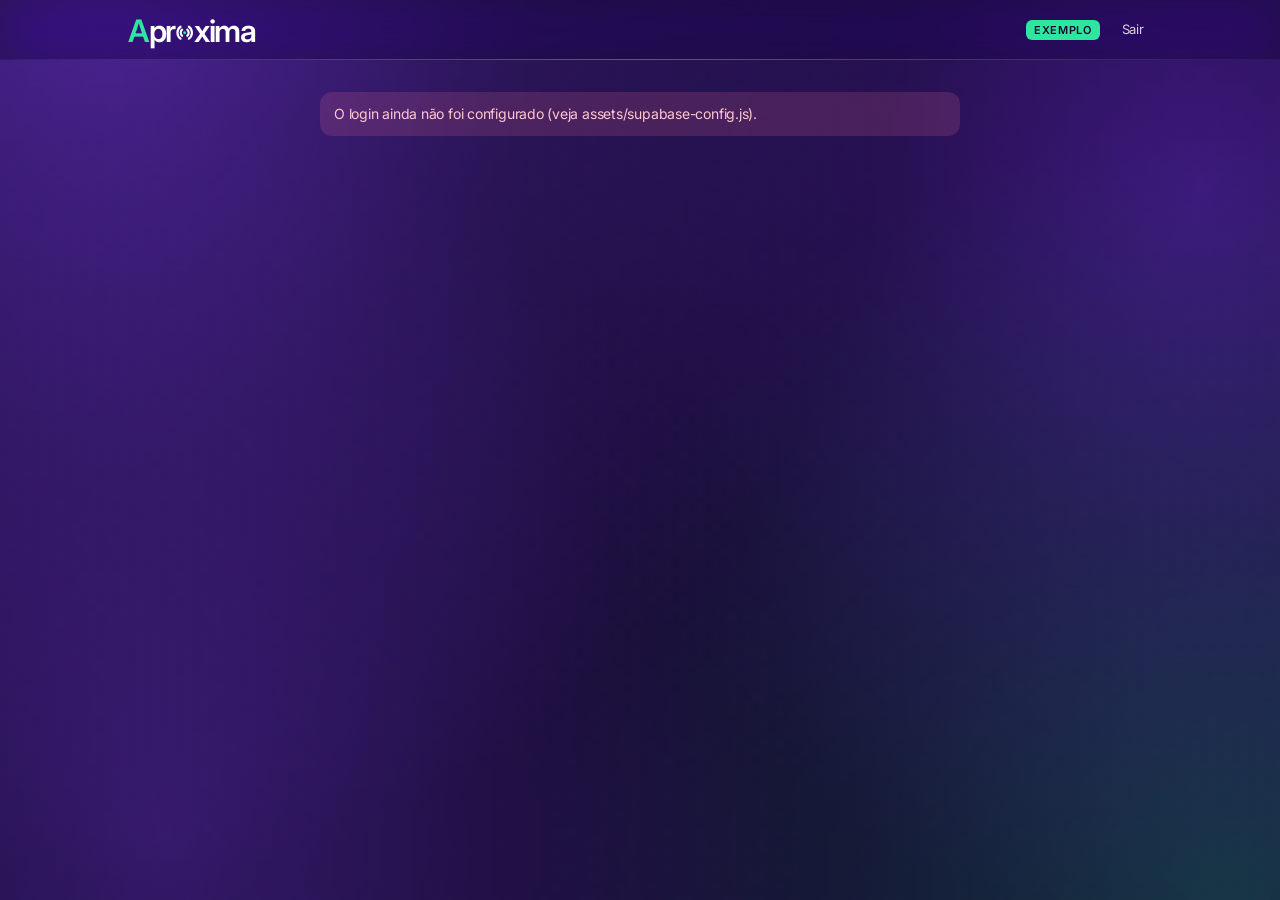
<file: cliente/painel.html>
<!DOCTYPE html>
<html lang="pt-BR">
<head>
<meta charset="utf-8">
<meta name="viewport" content="width=device-width, initial-scale=1, viewport-fit=cover">
<title>Painel · Área do cliente · Estúdio Aproxima</title>
<meta name="description" content="Relatórios do site do cliente.">
<meta name="theme-color" content="#140A2E">
<meta name="robots" content="noindex">
<meta name="format-detection" content="telephone=no">
<meta property="og:site_name" content="Estúdio Aproxima">
<meta property="og:locale" content="pt_BR">
<meta property="og:type" content="website">
<meta property="og:title" content="Painel · Área do cliente · Estúdio Aproxima">
<meta property="og:description" content="Relatórios do site do cliente.">
<link rel="icon" type="image/svg+xml" href="data:image/svg+xml,%3Csvg xmlns='http://www.w3.org/2000/svg' viewBox='0 0 48 48'%3E%3Crect width='48' height='48' rx='12' fill='%236D28D9'/%3E%3Cg fill='none' stroke='%23fff' stroke-width='3.4' stroke-linecap='round'%3E%3Cpath d='M32.6 11.1A15 15 0 0 1 32.6 36.9'/%3E%3Cpath d='M15.4 11.1A15 15 0 0 0 15.4 36.9'/%3E%3Cpath d='M29.5 17.3A8.5 8.5 0 0 1 29.5 30.7'/%3E%3Cpath d='M18.5 17.3A8.5 8.5 0 0 0 18.5 30.7'/%3E%3C/g%3E%3Ccircle cx='24' cy='24' r='3.2' fill='%232EE6A0'/%3E%3C/svg%3E">
<!-- Inter: usada só em aparelhos que não têm a fonte do sistema da Apple -->
<link rel="preconnect" href="https://fonts.googleapis.com">
<link rel="preconnect" href="https://fonts.gstatic.com" crossorigin>
<link href="https://fonts.googleapis.com/css2?family=Inter:wght@400;500;600&display=swap" rel="stylesheet">
<link rel="stylesheet" href="../assets/estilo.css?v=9434375b">
</head>
<body>
<a class="skip" href="#conteudo">Pular para o conteúdo</a>
<!-- Fundo: degradê em movimento (desenhado pelo site.js) -->
<div class="bg" aria-hidden="true"><canvas width="160" height="100"></canvas></div>

  <!-- Cabeçalho do painel: logo, nome do negócio e Sair -->
  <header class="nav">
    <div class="nav-bar">
      <a class="wm" href="../index.html" aria-label="Estúdio Aproxima, voltar ao site">
        <span class="a" aria-hidden="true">A</span><span aria-hidden="true">pr</span><svg viewBox="0 0 48 48" aria-hidden="true"><path d="M35.47 7.62A20 20 0 0 1 35.47 40.38"/><path d="M12.53 7.62A20 20 0 0 0 12.53 40.38"/><path d="M31.07 15.57A11 11 0 0 1 31.07 32.43"/><path d="M16.93 15.57A11 11 0 0 0 16.93 32.43"/><circle cx="24" cy="24" r="4"/></svg><span aria-hidden="true">xima</span>
      </a>
      <div class="nav-side">
        <span class="nav-biz"><span id="nome-negocio"></span><span class="tag" hidden>Exemplo</span></span>
        <a href="entrar.html" id="sair">Sair</a>
      </div>
    </div>
  </header>

<div class="page">

  <div class="container"><p class="status erro dash-erro" id="aviso-erro" role="alert" hidden></p></div>

  <main class="dash" id="conteudo" hidden>
    <div class="container wide">
      <p class="example-note" role="note" hidden>
        <span class="tag">Exemplo</span>
        <span><b>Painel de demonstração.</b> A Lanchonete Exemplo é fictícia e todos os números são inventados, só para mostrar como o painel funciona.</span>
      </p>

      <div class="dash-head">
        <div>
          <h1>Relatório do seu site</h1>
          <p class="dash-sub" id="periodo-texto">Últimos 7 dias</p>
        </div>
        <!-- Filtro de período: vale para todos os números da página -->
        <div class="seg" role="group" aria-label="Período">
          <button type="button" data-periodo="7" aria-pressed="true">Semana</button>
          <button type="button" data-periodo="30" aria-pressed="false">Mês</button>
        </div>
      </div>

      <!-- Só no painel de exemplo: o que a pessoa fez na página Demonstração -->
      <section class="card live" id="ao-vivo" aria-labelledby="t-live" hidden>
        <div>
          <h2 id="t-live">Sua demonstração, neste aparelho</h2>
          <p>O que você fez na página Demonstração chega aqui, como chegaria para o dono do negócio.</p>
        </div>
        <ul>
          <li><b id="live-nfc">0</b><span id="live-nfc-txt">aproximações</span></li>
          <li><b id="live-itens">0</b><span id="live-itens-txt">itens escolhidos</span></li>
          <li><b id="live-pedidos">0</b><span id="live-pedidos-txt">pedidos no WhatsApp</span></li>
        </ul>
        <a class="more" href="../demonstracao.html">Fazer a demonstração</a>
      </section>

      <!-- Números principais -->
      <div class="kpis" id="kpis">
        <article class="card kpi kpi-hero">
          <h2 class="kpi-label" id="kpi-visitas-label">Visitas na semana</h2>
          <p class="kpi-value" id="kpi-visitas">–</p>
          <p class="kpi-delta" id="kpi-visitas-delta"></p>
          <svg class="spark" id="spark-visitas" aria-hidden="true"></svg>
        </article>
        <article class="card kpi">
          <h2 class="kpi-label">Acessos pela plaquinha (NFC/QR Code)</h2>
          <p class="kpi-value" id="kpi-nfc">–</p>
          <div class="meter" role="img" id="meter-nfc"><span id="meter-nfc-fill"></span></div>
          <p class="kpi-note" id="kpi-nfc-note"></p>
        </article>
        <article class="card kpi">
          <h2 class="kpi-label">Cliques no WhatsApp</h2>
          <p class="kpi-value" id="kpi-whats">–</p>
          <p class="kpi-delta" id="kpi-whats-delta"></p>
          <p class="kpi-note" id="kpi-whats-note"></p>
        </article>
      </div>

      <!-- Visitas por dia -->
      <section class="card chart-card" aria-labelledby="t-visitas">
        <div class="chart-head">
          <h2 id="t-visitas">Visitas por dia</h2>
          <p>Passe o mouse ou toque no gráfico para ver o número de cada dia.</p>
        </div>
        <div class="chart" id="chart-visitas"></div>
        <details class="table-view">
          <summary>Ver em tabela</summary>
          <table><thead><tr><th scope="col">Dia</th><th scope="col">Visitas</th><th scope="col">NFC/QR</th><th scope="col">WhatsApp</th></tr></thead><tbody id="tabela-visitas"></tbody></table>
        </details>
      </section>

      <div class="dash-grid">
        <!-- Itens mais vistos -->
        <section class="card chart-card" aria-labelledby="t-itens">
          <div class="chart-head">
            <h2 id="t-itens">Itens mais vistos do cardápio</h2>
            <p>Quantas vezes cada item foi aberto no período.</p>
          </div>
          <ol class="rank" id="chart-itens"></ol>
        </section>

        <!-- Horários de maior movimento -->
        <section class="card chart-card" aria-labelledby="t-horas">
          <div class="chart-head">
            <h2 id="t-horas">Horários de maior movimento</h2>
            <p>Visitas por hora do dia. Em verde, os 3 horários mais fortes.</p>
          </div>
          <div class="cols" id="chart-horas"></div>
          <details class="table-view">
            <summary>Ver em tabela</summary>
            <table><thead><tr><th scope="col">Horário</th><th scope="col">Visitas</th></tr></thead><tbody id="tabela-horas"></tbody></table>
          </details>
        </section>
      </div>

      <p class="dash-foot" hidden>Dados fictícios de demonstração · Estúdio Aproxima</p>
    </div>
  </main>

  <div class="tip" id="tip" role="tooltip" hidden></div>
</div>

<script src="../assets/site.js?v=2b8ad239"></script>
<script src="../assets/vendor/supabase-2.118.0.js?v=d09cb3fa"></script>
<script src="../assets/supabase-config.js?v=376cf1f1"></script>
<script src="../assets/painel-dados-supabase.js?v=38d35ccd"></script>
<script src="../assets/painel.js?v=18eef962"></script>
</body>
</html>
</file>
<file: assets/estilo.css>
/* ============================================================
   ESTÚDIO APROXIMA · estilo compartilhado por todas as páginas

   Estrutura no padrão da Apple (muito espaço, tipografia grande,
   poucos elementos) sobre a identidade da marca: fundo roxo-noite
   com degradê em movimento e superfícies de vidro (liquid glass),
   que dão profundidade.

   O que é da MARCA e não muda: o logo (A verde + O de NFC),
   o verde, o roxo e o roxo-noite.

   Mudou uma cor aqui em cima? Muda no site inteiro.
   ============================================================ */
:root{
  color-scheme: dark;

  /* ---- Marca ---- */
  --night:#140A2E;        /* roxo-noite: a base do fundo */
  --purple:#7C3AED;
  --purple-deep:#6D28D9;  /* luzes do fundo */
  --green:#2EE6A0;        /* A do logo, botões, links e destaques */
  --green-glow:#19C98A;

  /* ---- Texto e linhas (sobre o fundo escuro) ---- */
  --ink:#f5f5f7;          /* texto */
  --ink-2:#d3cdea;        /* texto secundário */
  --ink-3:#a9a1c9;        /* numerais e detalhes */
  --paper:#140A2E;        /* cor de base do fundo (o roxo-noite) */
  --paper-2:rgba(255,255,255,.035);   /* faixa um pouco mais clara */
  --hair:rgba(255,255,255,.18);       /* linhas finas */

  /* ---- Papéis: trocam sozinhos dentro de uma área .dark ---- */
  --bg:var(--paper);
  --fg:var(--ink);
  --fg-2:var(--ink-2);
  --line:var(--hair);
  --accent:var(--green);
  --accent-hover:#63f2bb;
  --on-accent:var(--night);
  /* o "vidro" dos blocos: um véu claro sobre um pouco de roxo-noite */
  --tile:linear-gradient(180deg,rgba(255,255,255,.11),rgba(255,255,255,.045)),rgba(20,10,46,.28);

  /* ---- Gráficos do painel ---- */
  --chart-accent:#2EE6A0;
  --chart-muted:#7A6BB8;
  --chart-surface:#1E1340;
  --chart-grid:rgba(255,255,255,.10);
  --chart-cross:rgba(255,255,255,.45);

  /* Fonte: a do sistema nos aparelhos Apple (SF Pro); Inter nos demais */
  --font:-apple-system,BlinkMacSystemFont,"SF Pro Display","SF Pro Text","Inter","Helvetica Neue",Helvetica,Arial,sans-serif;
  --nav-h:60px;
  --r:28px;
  --r-sm:18px;
  --ease:cubic-bezier(.28,.11,.32,1);
}
/* .dark: bloco de destaque, com o vidro tingido de roxo */
.dark{--tile:linear-gradient(180deg,rgba(124,58,237,.44),rgba(109,40,217,.16)),rgba(20,10,46,.3)}
.gray{background:var(--paper-2)}

/* ---------- Base ---------- */
*,*::before,*::after{box-sizing:border-box}
html{-webkit-text-size-adjust:100%;scroll-behavior:smooth;scroll-padding-top:calc(var(--nav-h) + 16px)}
body{margin:0;min-height:100vh;display:flex;flex-direction:column;background:var(--paper);color:var(--ink);font-family:var(--font);font-size:17px;line-height:1.47059;letter-spacing:-.022em;-webkit-font-smoothing:antialiased;-moz-osx-font-smoothing:grayscale;font-synthesis:none}
img,svg{max-width:100%;display:block}
a{color:inherit}
h1,h2,h3,p{margin:0}
h1,h2,h3{font-weight:600;text-wrap:balance}
p{text-wrap:pretty}
ul,ol{list-style:none;margin:0;padding:0}
button,input{font:inherit;color:inherit;letter-spacing:inherit}
:focus-visible{outline:2px solid var(--accent);outline-offset:3px;border-radius:6px}
.skip{position:absolute;left:12px;top:-60px;z-index:60;padding:10px 16px;border-radius:10px;background:var(--green);color:var(--night);text-decoration:none;transition:top .2s}
.skip:focus{top:8px}

/* ---------- Fundo: degradê em movimento ----------
   Fica parado atrás de tudo enquanto a página rola por cima (profundidade).
   O movimento é desenhado pelo site.js; o degradê abaixo é a versão parada,
   usada se a animação não rodar. */
.bg{position:fixed;top:0;left:0;width:100%;height:100vh;height:100lvh;z-index:0;overflow:hidden;pointer-events:none;background:
  radial-gradient(60% 55% at 12% 8%,rgba(124,58,237,.52),transparent 70%),
  radial-gradient(50% 50% at 92% 4%,rgba(109,40,217,.44),transparent 70%),
  radial-gradient(55% 50% at 88% 92%,rgba(25,201,138,.22),transparent 70%),
  radial-gradient(50% 45% at 8% 96%,rgba(124,58,237,.30),transparent 70%),
  var(--night)}
.bg canvas{position:absolute;inset:0;width:100%;height:100%;display:block}
/* granulado fino por cima: dá textura e tira o aspecto "liso de computador" */
.bg::after{content:"";position:absolute;inset:0;opacity:.1;mix-blend-mode:overlay;background-image:url("data:image/svg+xml,%3Csvg xmlns='http://www.w3.org/2000/svg' width='180' height='180'%3E%3Cfilter id='n'%3E%3CfeTurbulence type='fractalNoise' baseFrequency='.9' numOctaves='2' stitchTiles='stitch'/%3E%3CfeColorMatrix type='saturate' values='0'/%3E%3C/filter%3E%3Crect width='180' height='180' filter='url(%23n)'/%3E%3C/svg%3E")}

/* a barra do topo fica presa à janela; este espaço evita que ela cubra o começo da página */
.page{position:relative;z-index:1;flex:1;display:flex;flex-direction:column;padding-top:var(--nav-h)}
main{flex:1}

/* ---------- Tipografia (escala medida no site da Apple) ---------- */
.t-hero{font-size:clamp(40px,7.2vw,80px);line-height:1.05;letter-spacing:-.015em}
.t-h1{font-size:clamp(40px,6.4vw,72px);line-height:1.06;letter-spacing:-.012em}
.t-h2{font-size:clamp(32px,4.8vw,56px);line-height:1.07;letter-spacing:-.005em}
.t-h3{font-size:clamp(28px,3.4vw,40px);line-height:1.1;letter-spacing:0}
.t-h4{font-size:clamp(21px,2.2vw,24px);line-height:1.17;letter-spacing:.009em}
.t-intro{font-size:clamp(19px,2.3vw,28px);line-height:1.2;letter-spacing:.007em;font-weight:400;color:var(--fg-2)}
.t-sub{font-size:clamp(17px,1.9vw,21px);line-height:1.381;letter-spacing:.011em;color:var(--fg-2)}
.t-small{font-size:14px;line-height:1.43;letter-spacing:-.016em}
.muted{color:var(--fg-2)}

/* Marcador de informação que falta preencher, ex.: [NÚMERO DO WHATSAPP] */
.ph{color:var(--accent);border:1px dashed currentColor;border-radius:5px;padding:0 5px;font-weight:600;white-space:nowrap}

/* ---------- Estrutura ---------- */
.container{width:min(100% - 44px,980px);margin-inline:auto}
.container.wide{width:min(100% - 44px,1200px)}
.container.narrow{width:min(100% - 44px,720px)}
.center{text-align:center}
.center .t-intro,.center .t-sub{margin-inline:auto}
.section{padding:clamp(72px,10vw,140px) 0}
.section-head{margin-bottom:clamp(36px,5vw,64px)}
.section-head .t-intro{margin-top:14px;max-width:26em}

/* ---------- Logo: A verde + O de NFC ---------- */
.wm{display:inline-flex;align-items:baseline;font-weight:600;letter-spacing:-.045em;line-height:1;text-decoration:none;white-space:nowrap;color:#fff}
.wm .a{color:var(--green)}
.wm svg{width:.56em;height:.56em;margin:0 .03em;flex:none;overflow:visible;display:inline-block}
.wm svg path{fill:none;stroke:currentColor;stroke-width:6;stroke-linecap:round}
.wm svg circle{fill:var(--green)}
/* as ondas do "O" pulsam de dentro para fora, como um sinal de NFC */
.wm svg path{animation:onda 3.4s ease-in-out infinite}
.wm svg path:nth-child(1),.wm svg path:nth-child(2){animation-delay:.28s}
@keyframes onda{0%,60%,100%{opacity:1}20%{opacity:.3}}
/* logo grande no rodapé */
.foot-wm{font-size:clamp(52px,9vw,96px);margin-bottom:clamp(28px,4vw,44px)}

/* ---------- Cabeçalho fixo em vidro ---------- */
/* translateZ(0) dá à barra uma camada só dela: é o que impede os soquinhos no Safari do iPhone */
.nav{position:fixed;top:0;left:0;right:0;z-index:50;-webkit-transform:translateZ(0);transform:translateZ(0);color:#f5f5f7;background:rgba(20,10,46,.5);-webkit-backdrop-filter:saturate(180%) blur(24px);backdrop-filter:saturate(180%) blur(24px);--accent:var(--green);--accent-hover:#63f2bb;--on-accent:var(--night)}
.nav::after{content:"";position:absolute;inset:auto 0 0 0;height:1px;background:linear-gradient(90deg,rgba(255,255,255,.04),rgba(255,255,255,.3),rgba(255,255,255,.04));pointer-events:none}
.nav-bar{display:flex;align-items:center;gap:4px;height:var(--nav-h);max-width:1068px;margin:0 auto;padding:0 6px 0 18px}
.nav .wm{font-size:21px;margin-right:auto}
@media (min-width:360px){.nav .wm{font-size:25px}}
@media (min-width:400px){.nav .wm{font-size:27px}}
@media (min-width:834px){.nav .wm{font-size:31px}}
.nav-links{display:none;margin-right:10px}
.nav-links a{display:block;padding:0 12px;line-height:var(--nav-h);font-size:13px;letter-spacing:-.01em;color:rgba(255,255,255,.76);text-decoration:none;transition:color .3s}
.nav-links a:hover,.nav-links a[aria-current="page"]{color:#fff}
.nav-end{display:flex;align-items:center;gap:2px}
.wa-long{display:none}
/* Área do cliente: discreta, no canto direito, separada do WhatsApp */
.client-link{display:grid;place-items:center;width:44px;height:44px;color:rgba(255,255,255,.82);text-decoration:none;transition:color .3s}
.client-link:hover{color:#fff}
.client-link svg{width:18px;height:18px;stroke:currentColor;fill:none;stroke-width:1.6;stroke-linecap:round;stroke-linejoin:round}
.client-lbl{display:none}
/* Botão do menu (celular): dois traços que viram um X */
.menu-btn{position:relative;width:44px;height:44px;border:0;background:none;cursor:pointer;color:#f5f5f7}
.menu-btn span{position:absolute;left:13px;width:18px;height:1.5px;border-radius:1px;background:currentColor;transition:transform .3s var(--ease)}
.menu-btn span:first-child{top:18px}
.menu-btn span:last-child{top:25px}
.menu-btn[aria-expanded="true"] span:first-child{transform:translateY(3.5px) rotate(45deg)}
.menu-btn[aria-expanded="true"] span:last-child{transform:translateY(-3.5px) rotate(-45deg)}
/* Menu aberto no celular: ocupa a tela, com links grandes */
.menu{position:absolute;left:0;right:0;top:100%;height:calc(100vh - var(--nav-h));height:calc(100dvh - var(--nav-h));overflow:auto;background:var(--night);padding:20px 40px 48px;display:flex;flex-direction:column}
.menu[hidden]{display:none}
.menu a{padding:9px 0;font-size:28px;line-height:1.14;font-weight:600;letter-spacing:.007em;color:#f5f5f7;text-decoration:none;opacity:0;animation:menu-in .45s var(--ease) forwards}
.menu a:nth-child(2){animation-delay:.04s}.menu a:nth-child(3){animation-delay:.08s}.menu a:nth-child(4){animation-delay:.12s}.menu a:nth-child(5){animation-delay:.16s}.menu a:nth-child(6){animation-delay:.2s}
.menu a[aria-current="page"]{color:var(--green)}
.menu .menu-client{margin-top:22px;padding-top:24px;border-top:1px solid rgba(255,255,255,.16);font-size:17px;font-weight:400;letter-spacing:-.022em;color:#b7b0cf}
@keyframes menu-in{from{opacity:0;transform:translateY(-10px)}to{opacity:1;transform:none}}
.menu-aberto{overflow:hidden}
@media (min-width:400px){.nav-bar{padding-left:22px}}
@media (min-width:834px){
  .nav-bar{padding:0 22px;gap:8px}
  .nav-links{display:flex}
  .wa-short{display:none}.wa-long{display:inline}
  .client-link{display:flex;gap:6px;width:auto;height:auto;margin-left:10px;padding:6px 0 6px 16px;border-left:1px solid rgba(255,255,255,.2);font-size:13px;letter-spacing:-.01em}
  .client-link svg{width:15px;height:15px}
  .client-lbl{display:inline}
  .menu-btn,.menu{display:none!important}
}
/* Cabeçalho simples (login e painel) */
.nav-side{display:flex;align-items:center;gap:14px;font-size:13px;letter-spacing:-.01em;min-width:0}
.nav-side a{color:rgba(255,255,255,.82);text-decoration:none;padding:12px 8px}
.nav-side a:hover{color:#fff}
.nav-biz{display:none;align-items:center;gap:8px;color:#fff;font-weight:600;white-space:nowrap}
@media (min-width:560px){.nav-biz{display:inline-flex}}

/* ---------- Botões e links ---------- */
.btn{display:inline-flex;align-items:center;justify-content:center;min-height:44px;padding:11px 21px;border-radius:980px;border:1px solid transparent;background:var(--accent);color:var(--on-accent);font-size:17px;line-height:20px;letter-spacing:-.022em;font-weight:400;text-decoration:none;white-space:nowrap;cursor:pointer;box-shadow:inset 0 1px 0 rgba(255,255,255,.5),0 8px 26px rgba(46,230,160,.24);transition:background .25s,color .25s,border-color .25s,box-shadow .25s}
.btn:hover{background:var(--accent-hover);box-shadow:inset 0 1px 0 rgba(255,255,255,.5),0 10px 32px rgba(46,230,160,.36)}
.btn-outline{background:rgba(255,255,255,.08);border-color:rgba(255,255,255,.3);color:var(--fg);box-shadow:inset 0 1px 0 rgba(255,255,255,.28);-webkit-backdrop-filter:blur(14px) saturate(160%);backdrop-filter:blur(14px) saturate(160%)}
.btn-outline:hover{background:rgba(255,255,255,.17);color:var(--fg);box-shadow:inset 0 1px 0 rgba(255,255,255,.4)}
.btn-sm{position:relative;min-height:32px;padding:6px 14px;font-size:13px;line-height:18px;letter-spacing:-.01em}
.btn-sm::after{content:"";position:absolute;inset:-6px 0}   /* aumenta a área de toque */
.btn-block{width:100%}
.btn:disabled{opacity:.45;cursor:not-allowed}
.actions{display:flex;flex-wrap:wrap;gap:14px;margin-top:28px}
.center .actions{justify-content:center}
/* Link com setinha, como "Saiba mais ›" */
.more{color:var(--accent);text-decoration:none;font-size:inherit}
.more::after{content:"";display:inline-block;width:.42em;height:.42em;margin-left:.32em;border:solid currentColor;border-width:.09em .09em 0 0;transform:rotate(45deg);position:relative;top:-.08em}
a.more:hover,a:hover > .more{text-decoration:underline;text-underline-offset:3px}

/* ---------- Blocos ---------- */
.tile{position:relative;display:flex;flex-direction:column;overflow:hidden;border-radius:var(--r);background:var(--tile);border:1px solid rgba(255,255,255,.16);box-shadow:inset 0 1px 0 rgba(255,255,255,.24),0 24px 60px rgba(6,2,18,.36);padding:clamp(28px,4vw,48px);color:var(--fg)}
/* reflexo de luz que segue o mouse (o site.js informa a posição em --mx e --my) */
.tile::before,.card::before,.stage::after,.auth-card::before{content:"";position:absolute;inset:0;border-radius:inherit;pointer-events:none;opacity:0;transition:opacity .45s;background:radial-gradient(440px circle at var(--mx,50%) var(--my,0%),rgba(255,255,255,.13),transparent 62%)}
.tile:hover::before,.card:hover::before,.stage:hover::after,.auth-card:hover::before{opacity:1}
.tag{flex:none;display:inline-block;font-size:11px;line-height:1.3;font-weight:600;letter-spacing:.06em;text-transform:uppercase;padding:3px 8px;border-radius:6px;background:var(--green);color:var(--night)}
.ticks{display:flex;flex-direction:column;gap:10px}
.ticks li{position:relative;padding-left:30px}
.ticks li::before{content:"";position:absolute;left:0;top:.16em;width:20px;height:20px;background:var(--accent);-webkit-mask:url("data:image/svg+xml,%3Csvg xmlns='http://www.w3.org/2000/svg' viewBox='0 0 20 20'%3E%3Cpath d='M4.5 10.5l3.6 3.6 7.4-8' fill='none' stroke='%23000' stroke-width='1.7' stroke-linecap='round' stroke-linejoin='round'/%3E%3C/svg%3E") center/20px no-repeat;mask:url("data:image/svg+xml,%3Csvg xmlns='http://www.w3.org/2000/svg' viewBox='0 0 20 20'%3E%3Cpath d='M4.5 10.5l3.6 3.6 7.4-8' fill='none' stroke='%23000' stroke-width='1.7' stroke-linecap='round' stroke-linejoin='round'/%3E%3C/svg%3E") center/20px no-repeat}

/* Aviso de exemplo (empresa fictícia) */
.example-note{display:flex;align-items:baseline;gap:10px;max-width:640px;margin:28px auto 0;text-align:left;font-size:14px;line-height:1.43;letter-spacing:-.016em;color:var(--fg-2)}
.example-note b{color:var(--fg);font-weight:600}
.example-note[hidden]{display:none}

/* ---------- Vidro (liquid glass): plaquinha ---------- */
.glass{background:linear-gradient(180deg,rgba(255,255,255,.15),rgba(255,255,255,.05));border:1px solid rgba(255,255,255,.22);box-shadow:inset 0 1px 0 rgba(255,255,255,.32),0 30px 70px rgba(4,1,14,.5);-webkit-backdrop-filter:blur(24px) saturate(160%);backdrop-filter:blur(24px) saturate(160%)}
.signal{position:relative;width:96px;height:96px;display:grid;place-items:center;flex:none}
.signal::before,.signal::after{content:"";position:absolute;inset:0;border-radius:50%;border:2px solid var(--green);opacity:0;animation:ring 2.6s ease-out infinite}
.signal::after{animation-delay:1.3s}
@keyframes ring{0%{transform:scale(.55);opacity:.7}100%{transform:scale(1.35);opacity:0}}
.signal svg path{fill:none;stroke:#fff;stroke-width:4.5;stroke-linecap:round}
.signal svg circle{fill:var(--green)}
.tap-top{font-size:12px;letter-spacing:-.01em;color:#b7b0cf}
.tap-top b{color:#fff;font-weight:600}
.tap-title{font-size:22px;font-weight:600;letter-spacing:-.02em;line-height:1.1;color:#fff}
.tap-sub{font-size:13px;letter-spacing:-.01em;color:#d9d4ea;margin-top:4px}

/* ---------- Início ---------- */
.hero{padding:clamp(48px,6.4vw,88px) 0 clamp(64px,8vw,112px);overflow:hidden}
.hero h1{max-width:11.5em;margin-inline:auto}
.hero h1 em{font-style:normal;color:var(--green)}
.hero .t-intro{margin-top:18px;max-width:24em}
.hero-for{margin-top:26px;font-size:14px;letter-spacing:-.016em;color:var(--fg-2)}
/* Cena: o celular se aproxima da plaquinha e o cardápio abre */
.tap{position:relative;width:min(76vw,400px);aspect-ratio:400/440;margin:clamp(36px,4vw,56px) auto 0}
.tap::before{content:"";position:absolute;inset:-18% -30%;background:radial-gradient(closest-side,rgba(124,58,237,.6),rgba(124,58,237,0) 72%);pointer-events:none}
.tap .plaque{position:absolute;left:0;bottom:0;width:72%;height:78%;border-radius:32px;padding:26px 22px;display:flex;flex-direction:column;align-items:flex-start;justify-content:space-between;text-align:left;transform:translate3d(calc(var(--px,0)*-10px),calc(var(--py,0)*-10px),0);transition:transform .35s ease-out}
.tap .tap-title{max-width:6em}
.tap .phone-wrap{position:absolute;right:0;top:0;width:44%;transform:translate3d(calc(var(--px,0)*20px),calc(var(--py,0)*20px),0);transition:transform .35s ease-out}
.tap .phone{position:relative;width:100%;aspect-ratio:9/18;border-radius:26px;padding:7px;background:#07030f;border:1px solid rgba(255,255,255,.3);box-shadow:0 30px 60px rgba(4,1,14,.6);animation:approach 6s var(--ease) infinite}
.phone-screen{position:relative;width:100%;height:100%;border-radius:20px;overflow:hidden;background:linear-gradient(180deg,#24124F,#160A33)}
.phone-screen > div{position:absolute;inset:0;padding:22px 10px 10px;display:flex;flex-direction:column;gap:6px;color:#fff}
.scr-idle{align-items:center;justify-content:center;color:#b7b0cf;font-size:11px;text-align:center;animation:scr-a 6s infinite}
.scr-menu{opacity:0;animation:scr-b 6s infinite}
.scr-menu b{font-size:12px;letter-spacing:-.01em}
.scr-menu span{display:block;height:22px;border-radius:7px;background:rgba(255,255,255,.12)}
.scr-menu span:nth-of-type(1){background:rgba(46,230,160,.28)}
.scr-menu i{margin-top:auto;height:24px;border-radius:999px;background:var(--green)}
@keyframes approach{0%,12%{transform:translate(18%,-6%) rotate(10deg)}38%,78%{transform:translate(-44%,30%) rotate(-4deg)}100%{transform:translate(18%,-6%) rotate(10deg)}}
@keyframes scr-a{0%,38%{opacity:1}44%,82%{opacity:0}90%,100%{opacity:1}}
@keyframes scr-b{0%,38%{opacity:0}44%,82%{opacity:1}90%,100%{opacity:0}}

/* Quatro blocos que levam às outras páginas */
.promo-sec{padding:20px 0 clamp(56px,8vw,96px)}
.promo{display:grid;gap:20px}
@media (min-width:834px){.promo{grid-template-columns:1fr 1fr}}
.promo-tile{align-items:center;text-align:center;min-height:clamp(360px,42vw,500px);padding-top:clamp(40px,5vw,60px);text-decoration:none}
.promo-tile .t-sub{margin-top:8px;max-width:20em}
.promo-tile .more{margin-top:16px;font-size:clamp(17px,1.9vw,21px);letter-spacing:.011em}
.promo-viz{margin-top:auto;padding-top:36px;display:flex;align-items:flex-end;justify-content:center;gap:clamp(14px,2.4vw,28px);width:100%}
.viz-icons svg{width:clamp(30px,4vw,44px);height:auto;aspect-ratio:1;stroke:var(--ink-3);fill:none;stroke-width:1.3;stroke-linecap:round;stroke-linejoin:round}
.viz-icons svg:nth-child(3){stroke:var(--green)}
.viz-steps{align-items:center;gap:0;max-width:340px}
.viz-steps b{flex:none;width:44px;height:44px;border-radius:50%;display:grid;place-items:center;font-size:17px;font-weight:600;background:rgba(255,255,255,.14);box-shadow:inset 0 1px 0 rgba(255,255,255,.3);color:#fff}
.viz-steps b:last-child{background:var(--green);color:var(--night)}
.viz-steps i{flex:1;height:1px;background:var(--hair)}
.viz-price{flex-direction:column;align-items:center;gap:2px;line-height:1}
.viz-price b{font-size:clamp(34px,4.4vw,44px);font-weight:600;letter-spacing:-.015em}
.viz-price span{font-size:17px;color:var(--ink-2)}

/* ---------- Topo das páginas internas ---------- */
.page-hero{padding:clamp(56px,8vw,112px) 0 clamp(36px,5vw,64px)}
.page-hero .t-intro{margin-top:16px;max-width:24em}

/* ---------- Serviços ---------- */
.bento{display:grid;gap:20px}
@media (min-width:834px){
  .bento{grid-template-columns:repeat(12,1fr)}
  .span-7{grid-column:span 7}.span-5{grid-column:span 5}.span-6{grid-column:span 6}
}
.service{gap:12px;min-height:clamp(440px,44vw,560px)}
.service.has-viz{padding-bottom:0}
.problem{font-size:clamp(17px,1.8vw,21px);line-height:1.24;letter-spacing:.011em;font-weight:600;color:var(--fg-2);max-width:22em}
.service h2{margin-top:2px}
.service .solution{color:var(--fg-2);max-width:30em}
.service .ticks{margin-top:8px;font-size:15px;line-height:1.4;letter-spacing:-.016em}
.viz{margin-top:auto;padding-top:32px;display:flex;justify-content:center}
.viz-site .win{width:min(100%,430px);height:190px;border-radius:14px 14px 0 0;background:rgba(255,255,255,.1);border:1px solid rgba(255,255,255,.2);border-bottom:0;box-shadow:inset 0 1px 0 rgba(255,255,255,.25),0 14px 44px rgba(6,2,18,.4)}
.win-bar{display:flex;align-items:center;gap:6px;padding:10px 12px;border-bottom:1px solid rgba(255,255,255,.12)}
.win-bar i{width:9px;height:9px;border-radius:50%;background:var(--hair)}
.win-bar span{flex:1;margin-left:10px;height:22px;border-radius:7px;background:rgba(255,255,255,.09);font-size:11px;letter-spacing:0;color:var(--ink-2);display:grid;place-items:center}
.win-body{padding:14px;display:grid;gap:9px}
.win-body b{height:66px;border-radius:10px;background:linear-gradient(120deg,rgba(124,58,237,.95),rgba(46,230,160,.6))}
.win-body span{height:9px;border-radius:5px;background:rgba(255,255,255,.2);width:68%}
.win-body span + span{width:44%}
.viz-menu ul{width:min(100%,340px);display:grid;gap:8px;padding-bottom:36px}
.viz-menu li{display:flex;justify-content:space-between;gap:12px;padding:12px 16px;border-radius:14px;background:rgba(255,255,255,.1);box-shadow:inset 0 1px 0 rgba(255,255,255,.18);font-size:15px;letter-spacing:-.016em}
.viz-menu b{font-weight:600;font-variant-numeric:tabular-nums}
.viz-nfc{padding-bottom:44px}
.viz-nfc .signal{width:128px;height:128px}
.viz-chat{flex-direction:column;align-items:stretch;gap:8px;width:min(100%,430px);margin-inline:auto;padding-bottom:36px}
.viz-chat p{max-width:78%;padding:10px 14px;border-radius:18px;font-size:15px;line-height:1.33;letter-spacing:-.016em}
.viz-chat .in{align-self:flex-start;background:rgba(255,255,255,.14);border-bottom-left-radius:6px}
.viz-chat .out{align-self:flex-end;background:var(--green);color:var(--night);border-bottom-right-radius:6px}
.viz-brand{align-items:center;gap:14px;padding-bottom:40px}
.viz-brand .aa{font-size:76px;line-height:1;font-weight:600;letter-spacing:-.03em;margin-right:10px}
.viz-brand i{width:46px;height:46px;border-radius:50%;background:#f5f5f7}
.viz-brand i + i{background:var(--purple)}
.viz-brand i + i + i{background:var(--green)}
.viz-bars{align-items:flex-end;gap:10px;height:170px;padding-bottom:0}
.viz-bars i{width:26px;height:var(--h);border-radius:5px 5px 0 0;background:rgba(255,255,255,.22)}
.viz-bars i.hot{background:var(--green)}

/* ---------- Como funciona ---------- */
.steps{counter-reset:step}
.step{display:grid;gap:6px;padding:clamp(32px,5vw,56px) 0;border-top:1px solid var(--line)}
.step:last-child{border-bottom:1px solid var(--line)}
.step::before{counter-increment:step;content:counter(step);font-size:clamp(56px,8vw,96px);line-height:1;font-weight:600;letter-spacing:-.02em;color:var(--ink-3)}
@media (min-width:834px){.step{grid-template-columns:180px 1fr;gap:32px;align-items:start}}
.step p{margin-top:12px;max-width:30em}
.step-tag{display:block;margin-top:18px;font-size:14px;letter-spacing:-.016em;font-weight:600;color:var(--ink)}

/* ---------- Demonstração ---------- */
.stage{border-radius:var(--r);background:var(--tile);border:1px solid rgba(255,255,255,.16);box-shadow:inset 0 1px 0 rgba(255,255,255,.24),0 24px 60px rgba(6,2,18,.36);padding:clamp(32px,6vw,72px) clamp(20px,5vw,64px);display:grid;gap:clamp(36px,5vw,56px);justify-items:center;align-items:center;position:relative;overflow:hidden}
.stage::before{content:"";position:absolute;width:70%;aspect-ratio:1;left:-10%;top:-20%;background:radial-gradient(closest-side,rgba(124,58,237,.5),rgba(124,58,237,0) 72%);pointer-events:none}
@media (min-width:834px){.stage{grid-template-columns:1fr 1fr}}
.demo-side{position:relative;display:flex;flex-direction:column;align-items:center;gap:18px;width:100%}
.demo-plaque{width:100%;max-width:330px;padding:28px 24px;border-radius:32px;display:flex;flex-direction:column;align-items:center;gap:18px;text-align:center}
.demo-plaque .tap-title{font-size:26px}
.demo-hint{font-size:14px;line-height:1.43;letter-spacing:-.016em;color:var(--fg-2);text-align:center;max-width:24em}
.after-demo{margin-top:20px}
.after-demo .t-sub{margin-top:10px;max-width:28em}
.after-demo .more{display:inline-block;margin-top:16px;font-size:clamp(17px,1.9vw,21px);letter-spacing:.011em}

/* Celular que mostra o site da lanchonete fictícia (pasta lanchonete-exemplo) */
.mock{width:100%;max-width:350px;border-radius:44px;padding:10px;background:#07030f;border:1px solid rgba(255,255,255,.28);box-shadow:0 40px 80px rgba(4,1,14,.6);letter-spacing:0}
.mock-screen{position:relative;height:610px;border-radius:35px;overflow:hidden;background:#FFF3DF}
.mock-screen iframe{display:block;width:100%;height:100%;border:0}
.mock-idle{position:absolute;inset:0;z-index:2;display:flex;flex-direction:column;align-items:center;justify-content:center;gap:10px;background:linear-gradient(180deg,#24124F,#160A33);color:#b7b0cf;font-size:14px;text-align:center;padding:24px;transition:opacity .4s}
.mock-idle b{color:#fff;font-size:48px;font-weight:600;letter-spacing:-.02em;line-height:1}
.mock-idle.off{opacity:0;pointer-events:none}
/* aviso que desce no topo do celular quando ele encosta na plaquinha */
.mock-banner{position:absolute;left:10px;right:10px;top:12px;z-index:3;display:flex;align-items:center;gap:10px;padding:10px 12px;border-radius:18px;background:rgba(28,18,48,.86);color:#d3cdea;font-size:12px;line-height:1.3;letter-spacing:0;text-align:left;box-shadow:inset 0 1px 0 rgba(255,255,255,.2),0 12px 30px rgba(0,0,0,.4);-webkit-backdrop-filter:blur(16px);backdrop-filter:blur(16px);transform:translateY(-150%);transition:transform .45s var(--ease)}
.mock-banner.on{transform:none}
.mock-banner b{display:block;font-size:13px;color:#fff}
.mock-banner-icon{flex:none;width:32px;height:32px;border-radius:10px;background:var(--green);display:grid;place-items:center}
.mock-banner-icon svg{width:19px;height:19px;stroke:var(--night);fill:none;stroke-width:2;stroke-linecap:round}
.demo-phone{z-index:2}
/* a plaquinha "lendo" o celular: acende em verde */
.demo-plaque{transition:border-color .3s,box-shadow .3s}
.demo-plaque.lendo{border-color:var(--green);box-shadow:inset 0 1px 0 rgba(255,255,255,.32),0 0 0 6px rgba(46,230,160,.16),0 0 70px rgba(46,230,160,.5)}
.demo-plaque.lendo .signal::before,.demo-plaque.lendo .signal::after{animation-duration:.9s}
.demo-plaque.lendo .tap-title{color:var(--green)}

/* ---------- Planos ---------- */
.plans{display:grid;gap:20px}
@media (min-width:834px){.plans{grid-template-columns:1fr 1fr}}
.plan{gap:14px}
.plan h2{font-size:24px;line-height:1.17;letter-spacing:.009em}
.price{font-size:clamp(34px,4.4vw,44px);line-height:1.1;font-weight:600;letter-spacing:-.015em}
.price small{font-size:17px;font-weight:400;letter-spacing:.011em;color:var(--fg-2);margin-left:6px}
.plan .terms{color:var(--fg-2);padding-bottom:22px;border-bottom:1px solid var(--line)}
.plan .terms b{color:var(--fg);font-weight:600}
.plan .ticks{margin:8px 0 24px}
.plan .btn,.plan > .more{align-self:flex-start;margin-top:auto}
.schedule{display:grid;grid-template-columns:repeat(2,1fr);gap:0 24px}
@media (min-width:834px){.schedule{grid-template-columns:repeat(4,1fr)}}
.schedule li{padding:18px 0 30px;border-top:1px solid var(--line);display:flex;flex-direction:column;gap:2px}
.schedule span,.schedule small{font-size:14px;letter-spacing:-.016em;color:var(--fg-2)}
.schedule b{font-size:clamp(22px,2.4vw,28px);line-height:1.15;font-weight:600;letter-spacing:0}
.schedule li.next b{color:var(--accent)}
.fine{margin-top:20px;font-size:12px;line-height:1.33;letter-spacing:-.01em;color:var(--fg-2);max-width:60em}
.promises{display:grid;gap:20px}
@media (min-width:834px){.promises{grid-template-columns:1fr 1fr}}
.promise{gap:8px;padding:clamp(28px,3.4vw,40px)}
.promise svg{width:36px;height:36px;margin-bottom:10px;stroke:var(--accent);fill:none;stroke-width:1.4;stroke-linecap:round;stroke-linejoin:round}
.promise h3{font-size:21px;line-height:1.19;letter-spacing:.011em}
.promise p{color:var(--fg-2)}
.faq details{border-top:1px solid var(--line)}
.faq details:last-child{border-bottom:1px solid var(--line)}
.faq summary{list-style:none;display:flex;justify-content:space-between;align-items:center;gap:24px;padding:22px 0;cursor:pointer;font-size:clamp(19px,2.1vw,24px);line-height:1.19;letter-spacing:.009em;font-weight:600}
.faq summary::-webkit-details-marker{display:none}
.faq summary::after{content:"";flex:none;width:18px;height:18px;background:linear-gradient(currentColor,currentColor) center/100% 1.5px no-repeat,linear-gradient(currentColor,currentColor) center/1.5px 100% no-repeat;transition:transform .3s var(--ease)}
.faq details[open] summary::after{transform:rotate(45deg)}
.faq details p{padding:0 0 26px;color:var(--fg-2);max-width:38em}

/* ---------- Chamada final ---------- */
.cta-panel{align-items:center;padding:clamp(48px,7vw,96px) clamp(24px,5vw,64px)}
.cta .t-intro{margin-top:14px;max-width:24em}

/* ---------- Área do cliente: login ---------- */
.auth{display:grid;justify-items:center;align-content:start;padding:clamp(48px,8vw,104px) 22px 72px}
.auth-card{position:relative;width:100%;max-width:440px;display:flex;flex-direction:column;gap:16px;text-align:center;padding:clamp(28px,5vw,40px);border-radius:var(--r);background:var(--tile);border:1px solid rgba(255,255,255,.16);box-shadow:inset 0 1px 0 rgba(255,255,255,.24),0 24px 60px rgba(6,2,18,.36)}
.auth-card h1{font-size:clamp(32px,5vw,40px);line-height:1.1}
.auth-card > p{color:var(--ink-2)}
.field{display:flex;flex-direction:column;gap:6px;text-align:left}
.field label{font-size:14px;letter-spacing:-.016em;color:var(--ink-2)}
.field input{width:100%;height:56px;padding:0 16px;border-radius:12px;border:1px solid rgba(255,255,255,.28);background:rgba(255,255,255,.07);font-size:17px;transition:border-color .2s,box-shadow .2s}
.field input::placeholder{color:rgba(255,255,255,.42)}
.field input:focus{outline:none;border-color:var(--accent);box-shadow:0 0 0 4px rgba(46,230,160,.2)}
.auth-row{text-align:right;margin-top:-6px;font-size:14px;letter-spacing:-.016em}
.auth-row a{color:var(--accent);text-decoration:none}
.auth-row a:hover{text-decoration:underline}
.status{padding:12px 14px;border-radius:12px;background:rgba(255,255,255,.09);font-size:14px;line-height:1.43;letter-spacing:-.016em;text-align:left;color:var(--ink)}
.status[hidden]{display:none}
.status.erro{background:rgba(255,120,150,.16);color:#ffc7d2}
.auth-note{font-size:12px;line-height:1.5;letter-spacing:-.01em;color:var(--ink-2)}
.auth-note a{color:var(--accent);text-decoration:none}
.auth-demo{margin-top:8px;padding-top:22px;border-top:1px solid var(--line);display:flex;flex-direction:column;gap:6px}
.auth-demo[hidden]{display:none}
.auth-demo p{font-size:12px;letter-spacing:-.01em;color:var(--ink-2)}

/* ---------- Área do cliente: painel ---------- */
.dash{padding:clamp(28px,4vw,56px) 0 72px}
.dash-erro{margin:32px auto 0;max-width:640px}
.dash-head{display:flex;flex-wrap:wrap;align-items:flex-end;justify-content:space-between;gap:20px;margin:clamp(20px,3vw,36px) 0 24px}
.dash-head h1{font-size:clamp(32px,4.6vw,48px);line-height:1.08;letter-spacing:-.003em}
.dash-sub{color:var(--ink-2);margin-top:6px}
.dash .example-note{margin:0;max-width:none;padding:12px 16px;border-radius:14px;background:rgba(255,255,255,.09)}
/* Controle de período (segmentado, como no iOS) */
.seg{display:inline-flex;padding:2px;border-radius:10px;background:rgba(255,255,255,.1);box-shadow:inset 0 0 0 1px rgba(255,255,255,.1)}
.seg button{min-height:36px;padding:0 22px;border:0;border-radius:8px;background:none;font-size:14px;letter-spacing:-.016em;font-weight:500;color:var(--ink);cursor:pointer}
.seg button[aria-pressed="true"]{background:rgba(255,255,255,.24);font-weight:600;box-shadow:inset 0 1px 0 rgba(255,255,255,.4),0 3px 8px rgba(0,0,0,.25)}
.card{position:relative;background:var(--tile);border:1px solid rgba(255,255,255,.14);box-shadow:inset 0 1px 0 rgba(255,255,255,.22),0 18px 44px rgba(6,2,18,.3);border-radius:var(--r-sm);padding:24px;min-width:0}
.kpis{display:grid;gap:16px;margin-bottom:16px}
@media (min-width:834px){.kpis{grid-template-columns:1.3fr 1fr 1fr}}
.kpi{position:relative;display:flex;flex-direction:column;gap:4px}
.kpi-label{font-size:14px;line-height:1.43;letter-spacing:-.016em;font-weight:400;color:var(--ink-2)}
.kpi-value{font-size:40px;line-height:1.1;font-weight:600;letter-spacing:0}
.kpi-hero .kpi-value{font-size:clamp(48px,6vw,64px);letter-spacing:-.01em}
.kpi-delta{font-size:14px;letter-spacing:-.016em;font-weight:600;color:var(--ink-2)}
.kpi-delta.up{color:var(--green)}
.kpi-delta.down{color:#ffa3b5}
.kpi-note{font-size:14px;letter-spacing:-.016em;color:var(--ink-2)}
.spark{position:absolute;right:22px;bottom:22px;width:120px;height:32px}
@media (max-width:420px){.spark{position:static;margin-top:8px}}
.meter{height:8px;border-radius:999px;background:rgba(46,230,160,.18);overflow:hidden;margin:8px 0 4px}
.meter span{display:block;height:100%;border-radius:999px;background:var(--chart-accent);transition:width .4s var(--ease)}
.chart-card{margin-bottom:16px}
.chart-head{margin-bottom:18px}
.chart-head h2{font-size:21px;line-height:1.19;letter-spacing:.011em}
.chart-head p{font-size:14px;letter-spacing:-.016em;color:var(--ink-2);margin-top:2px}
.chart{width:100%;min-height:240px}
.chart svg{display:block;width:100%;height:auto;overflow:visible;touch-action:pan-y}
.chart .axis{font-size:11px;letter-spacing:0;fill:var(--ink-2);font-variant-numeric:tabular-nums}
.chart .end-label{font-size:12px;letter-spacing:0;font-weight:600;fill:var(--ink)}
.dash-grid{display:grid;gap:16px}
@media (min-width:834px){.dash-grid{grid-template-columns:1fr 1fr}.dash-grid .chart-card{margin-bottom:0}}
.rank{display:flex;flex-direction:column;gap:14px}
.rank li{display:grid;grid-template-columns:minmax(90px,8.5em) 1fr auto;align-items:center;gap:12px;font-size:15px;letter-spacing:-.016em}
.rank-name{overflow:hidden;text-overflow:ellipsis;white-space:nowrap}
.rank-track{height:14px}
.rank-bar{display:block;height:100%;border-radius:0 4px 4px 0;background:var(--chart-accent);transition:width .4s var(--ease)}
.rank-value{font-weight:600;font-variant-numeric:tabular-nums;min-width:3.5em;text-align:right}
.cols{display:flex;align-items:flex-end;gap:2px;height:220px;padding-top:24px;margin-bottom:28px;border-bottom:1px solid var(--hair)}
.col{flex:1;display:flex;flex-direction:column;align-items:center;justify-content:flex-end;height:100%;position:relative;border-radius:6px}
.col-bar{position:relative;width:100%;max-width:24px;border-radius:4px 4px 0 0;background:var(--chart-muted);transition:height .4s var(--ease),opacity .2s}
.col-bar.hot{background:var(--chart-accent)}
.col:hover .col-bar,.col:focus-visible .col-bar{opacity:.75}
.col-value{position:absolute;bottom:100%;left:50%;transform:translateX(-50%);margin-bottom:4px;font-size:12px;letter-spacing:0;font-weight:600;white-space:nowrap}
.col-label{position:absolute;top:100%;margin-top:6px;font-size:11px;letter-spacing:0;color:var(--ink-2);white-space:nowrap}
.table-view{margin-top:14px;font-size:14px;letter-spacing:-.016em}
.table-view summary{cursor:pointer;color:var(--accent);width:max-content}
.table-view table{width:100%;margin-top:10px;border-collapse:collapse;font-variant-numeric:tabular-nums}
.table-view th,.table-view td{padding:9px 10px;text-align:right;border-bottom:1px solid rgba(255,255,255,.12)}
.table-view th:first-child,.table-view td:first-child{text-align:left}
.table-view th{font-weight:600}
.vazio{list-style:none;width:100%;align-self:center;padding:24px 0;text-align:center;font-size:15px;color:var(--ink-2)}
.dash.carregando .kpis,.dash.carregando .chart-card{opacity:.55;transition:opacity .2s}
.dash-foot{margin-top:28px;text-align:center;font-size:12px;letter-spacing:-.01em;color:var(--ink-2)}
.dash-foot[hidden]{display:none}
/* O que a pessoa fez na página Demonstração, neste aparelho */
.live{display:flex;flex-wrap:wrap;align-items:center;justify-content:space-between;gap:10px 24px;margin-bottom:16px}
.live[hidden]{display:none}
.live h2{font-size:17px;letter-spacing:-.022em}
.live p{font-size:14px;letter-spacing:-.016em;color:var(--ink-2)}
.live ul{display:flex;flex-wrap:wrap;gap:8px 28px}
.live li{font-size:14px;letter-spacing:-.016em;color:var(--ink-2)}
.live li b{display:block;font-size:28px;line-height:1.1;letter-spacing:0;font-weight:600;color:var(--ink)}
.live .more{font-size:14px}
.tip{position:fixed;z-index:70;pointer-events:none;padding:8px 12px;border-radius:10px;background:rgba(13,6,32,.94);border:1px solid rgba(255,255,255,.2);color:var(--ink-2);display:flex;flex-direction:column;font-size:12px;letter-spacing:-.01em;white-space:nowrap;box-shadow:0 8px 24px rgba(0,0,0,.2)}
.tip b{font-size:14px;color:#fff}
.tip[hidden]{display:none}

/* ---------- Rodapé com contato ---------- */
.foot{background:rgba(8,3,20,.38);border-top:1px solid var(--hair);padding:clamp(36px,5vw,56px) 0 calc(28px + env(safe-area-inset-bottom));font-size:12px;line-height:1.33;letter-spacing:-.01em;color:var(--ink-2)}
.foot-cols{display:grid;gap:28px;padding-bottom:28px}
@media (min-width:640px){.foot-cols{grid-template-columns:1.4fr 1fr 1fr}}
.foot h2{font-size:12px;font-weight:600;color:var(--ink);margin-bottom:10px}
.foot li{padding:4px 0}
.foot a{color:var(--ink-2);text-decoration:none}
.foot a:hover{text-decoration:underline}
.foot-contact li{display:flex;flex-wrap:wrap;gap:4px 8px}
.foot-contact li > span:first-child{min-width:5.2em}
.foot-contact [data-campo]{color:var(--ink)}
.foot-contact .ph{color:var(--accent)}
.foot-legal{display:flex;flex-wrap:wrap;justify-content:space-between;gap:6px 24px;padding-top:18px;border-top:1px solid var(--hair)}

/* ---------- Entrada suave dos blocos ---------- */
.js .reveal{opacity:0;transform:translateY(24px);transition:opacity .9s var(--ease),transform .9s var(--ease)}
.js .reveal.in{opacity:1;transform:none}

/* Quem prefere menos movimento no sistema vê tudo parado */
@media (prefers-reduced-motion:reduce){
  html{scroll-behavior:auto}
  .signal::before,.signal::after,.tap .phone,.scr-idle,.scr-menu,.menu a,.wm svg path{animation:none}
  .menu a{opacity:1}
  .tap .phone{transform:translate(-44%,30%) rotate(-4deg)}
  .scr-idle{opacity:0}.scr-menu{opacity:1}
  .btn,.menu-btn span,.faq summary::after,.mock-idle,.meter span,.rank-bar,.col-bar{transition:none}
  .js .reveal{opacity:1;transform:none;transition:none}
}

/* Nota de rodapé alinhada à largura do bloco acima */
.fine.container{max-width:none}

/* ============================================================
   FLUIDEZ
   ============================================================ */
/* Troca de página com passagem suave, em vez de um corte seco.
   Funciona nos navegadores recentes; nos outros, a troca é a normal. */
@view-transition{navigation:auto}
::view-transition-old(root),::view-transition-new(root){animation-duration:.45s;animation-timing-function:cubic-bezier(.28,.11,.32,1)}

/* Botões cedem um pouco ao toque e voltam, como algo macio */
.btn{transition:background .25s,color .25s,border-color .25s,box-shadow .25s,transform .4s cubic-bezier(.2,1.5,.4,1)}
.btn:active{transform:scale(.96)}
/* Blocos que são links: sobem de leve com o mouse e cedem ao toque */
/* ("translate" e "scale" são separados do "transform" usado na entrada dos blocos, para um não anular o outro) */
a.tile,.js a.tile.reveal{transition:opacity .9s var(--ease),transform .9s var(--ease),translate .6s var(--ease),scale .4s var(--ease)}
@media (hover:hover){a.tile:hover{translate:0 -6px}}
a.tile:active{scale:.985}

@media (prefers-reduced-motion:reduce){
  @view-transition{navigation:none}
  .btn,a.tile,.js a.tile.reveal{transition:none}
  .btn:active{transform:none}
  a.tile:hover,a.tile:active{translate:none;scale:none}
}
</file>
<file: lanchonete-exemplo/estilo.css>
/* ============================================================
   LANCHONETE EXEMPLO · site de demonstração (empresa fictícia)

   Este é um exemplo do site que o Estúdio Aproxima cria para um
   cliente. De propósito, ele NÃO se parece com o site do Aproxima:
   tem cores, letras e jeito próprios, como o site de cada cliente
   deve ter. Aqui: lanchonete de bairro, quente e bem-humorada.
   ============================================================ */
:root{
  --creme:#FFF3DF;      /* fundo */
  --tomate:#E5432B;     /* cor principal */
  --mostarda:#FFC233;   /* destaque */
  --cafe:#2B1810;       /* texto e contornos */
  --folha:#2E7D4F;
  --papel:#FFFFFF;
  --titulos:"Bricolage Grotesque","Arial Black","Helvetica Neue",system-ui,sans-serif;
  --textos:system-ui,-apple-system,"Segoe UI",Roboto,Arial,sans-serif;
  /* contorno escuro + sombra "dura": o traço que dá a cara da marca */
  --traco:2px solid var(--cafe);
  --sombra:4px 4px 0 var(--cafe);
}
*,*::before,*::after{box-sizing:border-box}
html{-webkit-text-size-adjust:100%}
body{margin:0;background:var(--tomate);color:var(--cafe);font-family:var(--textos);font-size:16px;line-height:1.45;-webkit-font-smoothing:antialiased}
h1,h2,p,ul{margin:0;padding:0}
ul{list-style:none}
button{font:inherit;color:inherit;cursor:pointer}
svg{display:block;width:100%;height:100%}
:focus-visible{outline:3px solid var(--cafe);outline-offset:3px;border-radius:8px}

/* A página tem largura de celular; em tela grande fica centralizada */
.pagina{position:relative;max-width:480px;min-height:100vh;margin:0 auto;background:var(--creme);overflow-x:hidden}
@media (min-width:520px){.pagina{box-shadow:0 0 0 2px var(--cafe),0 30px 80px rgba(43,24,16,.35)}}

.aviso{position:sticky;top:0;z-index:10;padding:5px 12px;background:var(--cafe);color:var(--creme);font-size:10.5px;font-weight:700;letter-spacing:.09em;text-transform:uppercase;text-align:center}

/* ---------- Topo ---------- */
.topo{display:flex;align-items:center;justify-content:space-between;gap:12px;padding:14px 18px 6px;background:var(--tomate);color:var(--creme)}
.marca{display:flex;align-items:center;gap:10px;font-family:var(--titulos);font-weight:800;font-size:17px;line-height:.95;letter-spacing:-.01em;color:inherit;text-decoration:none}
.marca-icone{flex:none;width:42px;height:42px;padding:6px;border-radius:50%;background:var(--mostarda);border:var(--traco)}
.mesa{padding:6px 12px;border-radius:999px;background:var(--cafe);font-size:12.5px;font-weight:600;white-space:nowrap}
.mesa b{font-weight:800}

/* ---------- Capa ---------- */
.capa{position:relative;overflow:hidden;padding:22px 18px 64px;background:var(--tomate);color:var(--creme)}
/* borda de baixo em ondinhas */
.capa::after{content:"";position:absolute;left:0;right:0;bottom:-1px;height:16px;background:radial-gradient(circle at 12px -5px,transparent 13px,var(--creme) 14px) 0 0/24px 16px repeat-x}
.selo{display:inline-block;padding:6px 13px;border-radius:999px;background:var(--mostarda);color:var(--cafe);border:var(--traco);font-family:var(--titulos);font-weight:800;font-size:12.5px;letter-spacing:.04em;text-transform:uppercase;transform:rotate(-5deg)}
.capa h1{margin:16px 0 10px;font-family:var(--titulos);font-weight:800;font-size:clamp(46px,15vw,66px);line-height:.9;letter-spacing:-.03em}
.capa-texto{max-width:15.5em;font-size:15.5px}
.capa .botao{margin-top:18px}
.capa-arte{position:absolute;right:-26px;bottom:14px;width:150px;height:150px;transform:rotate(10deg);filter:drop-shadow(5px 6px 0 rgba(43,24,16,.35));animation:balanco 5s ease-in-out infinite}
@keyframes balanco{0%,100%{transform:rotate(10deg) translateY(0)}50%{transform:rotate(6deg) translateY(-6px)}}

/* ---------- Botões ---------- */
.botao{display:inline-block;padding:12px 22px;border-radius:999px;border:var(--traco);background:var(--creme);color:var(--cafe);font-family:var(--titulos);font-weight:800;font-size:16px;text-decoration:none;box-shadow:var(--sombra);transition:transform .12s,box-shadow .12s}
.botao:active{transform:translate(3px,3px);box-shadow:1px 1px 0 var(--cafe)}
.botao-pequeno{padding:8px 16px;font-size:14px;background:var(--tomate);color:var(--creme);box-shadow:3px 3px 0 var(--cafe)}

/* ---------- Destaque ---------- */
.destaque{position:relative;z-index:1;display:grid;grid-template-columns:86px 1fr;gap:14px;align-items:center;margin:-34px 18px 0;padding:14px;background:var(--papel);border:var(--traco);border-radius:22px;box-shadow:var(--sombra)}
.destaque-arte{width:86px;height:86px;padding:10px;border-radius:18px;background:var(--mostarda);border:var(--traco)}
.etiqueta{display:inline-block;padding:2px 9px;border-radius:999px;background:var(--cafe);color:var(--creme);font-size:10.5px;font-weight:700;letter-spacing:.06em;text-transform:uppercase}
.destaque h2{margin-top:6px;font-family:var(--titulos);font-weight:800;font-size:24px;line-height:1;letter-spacing:-.02em}
.destaque p{font-size:13.5px;color:#6b4a3a}
.destaque-linha{display:flex;align-items:center;justify-content:space-between;gap:10px;margin-top:10px}
.preco{font-weight:700;font-size:14px;font-variant-numeric:tabular-nums;white-space:nowrap}

/* ---------- Cardápio ---------- */
.cardapio,.info{padding:30px 18px 6px}
.titulo{font-family:var(--titulos);font-weight:800;font-size:32px;line-height:1;letter-spacing:-.025em}
.apoio{margin-top:4px;font-size:14px;color:#6b4a3a}
.abas{display:flex;gap:8px;margin-top:16px;overflow-x:auto;scrollbar-width:none;padding:2px 2px 6px}
.abas::-webkit-scrollbar{display:none}
.abas button{flex:none;padding:7px 15px;border-radius:999px;border:var(--traco);background:var(--papel);font-weight:700;font-size:14px}
.abas button[aria-pressed="true"]{background:var(--cafe);color:var(--creme)}
.itens{display:grid;gap:12px;margin-top:10px}
.item{display:grid;grid-template-columns:54px 1fr auto;gap:12px;align-items:center;padding:11px 12px 11px 11px;background:var(--papel);border:var(--traco);border-radius:18px;box-shadow:3px 3px 0 var(--cafe)}
.item-arte{width:54px;height:54px;padding:7px;border-radius:14px;background:#FFE3A6;border:var(--traco)}
.item-nome{display:block;font-family:var(--titulos);font-weight:800;font-size:17px;line-height:1.1;letter-spacing:-.01em}
.item-desc{display:block;font-size:12.5px;line-height:1.3;color:#6b4a3a}
.item .preco{display:block;margin-top:3px;font-size:13px}
.passos{display:flex;align-items:center;gap:6px}
.passos button{flex:none;width:34px;height:34px;border-radius:50%;border:var(--traco);background:var(--tomate);color:#fff;font-size:20px;font-weight:700;line-height:1;display:grid;place-items:center;padding:0 0 2px}
.passos .menos{background:var(--papel);color:var(--cafe)}
.passos output{min-width:16px;text-align:center;font-weight:800;font-size:15px;font-variant-numeric:tabular-nums}

/* ---------- Informações ---------- */
.info-cartoes{display:grid;grid-template-columns:1fr 1fr;gap:12px;margin-top:14px}
.info-cartao{padding:14px;border-radius:18px;border:var(--traco);background:var(--mostarda);font-size:13.5px;line-height:1.35}
.info-cartao + .info-cartao{background:var(--papel)}
.info-cartao b{display:block;margin-bottom:4px;font-family:var(--titulos);font-weight:800;font-size:16px}
.info-cartao small{color:#6b4a3a}

/* ---------- Rodapé ---------- */
.rodape{padding:34px 18px 118px;text-align:center;font-size:12.5px;color:#6b4a3a}
.rodape a{display:inline-block;margin-top:10px;color:var(--cafe);font-weight:700}

/* ---------- Sacola (barra fixa de baixo) ---------- */
.sacola{position:fixed;left:50%;bottom:12px;z-index:15;transform:translateX(-50%);width:min(calc(100% - 24px),456px);display:flex;align-items:center;justify-content:space-between;gap:10px;padding:7px 7px 7px 18px;border-radius:999px;background:var(--cafe);color:var(--creme);font-size:13.5px;font-weight:600;box-shadow:0 12px 30px rgba(43,24,16,.4);animation:sobe .3s ease-out}
.sacola[hidden]{display:none}
.sacola button{flex:none;padding:11px 16px;border:0;border-radius:999px;background:#25D366;color:#073B1F;font-weight:800;font-size:14px}
@keyframes sobe{from{transform:translate(-50%,24px);opacity:0}to{transform:translate(-50%,0);opacity:1}}

/* ---------- Prévia da conversa no WhatsApp ---------- */
.conversa{position:fixed;inset:0;z-index:20;display:flex;flex-direction:column;max-width:480px;margin:0 auto;background:#ECE5DD;transform:translateY(100%);transition:transform .35s cubic-bezier(.2,.7,.2,1)}
.conversa.aberta{transform:none}
.conversa-topo{display:flex;align-items:center;gap:10px;padding:14px;background:#075E54;color:#fff;font-weight:600}
.conversa-topo button{border:0;background:none;color:#fff;font-size:24px;line-height:1;padding:0 6px}
.balao{align-self:flex-end;max-width:86%;margin:18px 14px 0;padding:10px 12px;border-radius:12px 12px 2px 12px;background:#DCF8C6;color:#1F2C24;font-size:14px;white-space:pre-line;box-shadow:0 1px 1px rgba(0,0,0,.12)}
.conversa-nota{margin:auto 18px 14px;font-size:12px;color:#55625A;text-align:center}
.conversa-fechar{margin:0 18px 22px;text-align:center}

/* Quem pediu menos movimento no sistema vê tudo parado */
@media (prefers-reduced-motion:reduce){
  .capa-arte,.sacola{animation:none}
  .conversa,.botao{transition:none}
}

/* Botão "−" e quantidade somem quando o item não está na sacola */
.passos [hidden]{display:none}

/* A etiqueta do destaque mantém texto claro (a regra dos parágrafos do destaque não vale para ela) */
.destaque .etiqueta{color:var(--creme);font-size:10.5px}

/* Em telas bem estreitas, o cartão de destaque se ajusta para nada ficar cortado */
.destaque > div:last-child{min-width:0}
.destaque-linha{flex-wrap:wrap}
@media (max-width:360px){
  .destaque{grid-template-columns:70px 1fr;gap:12px}
  .destaque-arte{width:70px;height:70px;padding:8px}
  .destaque h2{font-size:22px}
  .botao-pequeno{padding:7px 13px;font-size:13.5px}
  .capa-arte{width:128px;height:128px;right:-30px}
}
</file>
